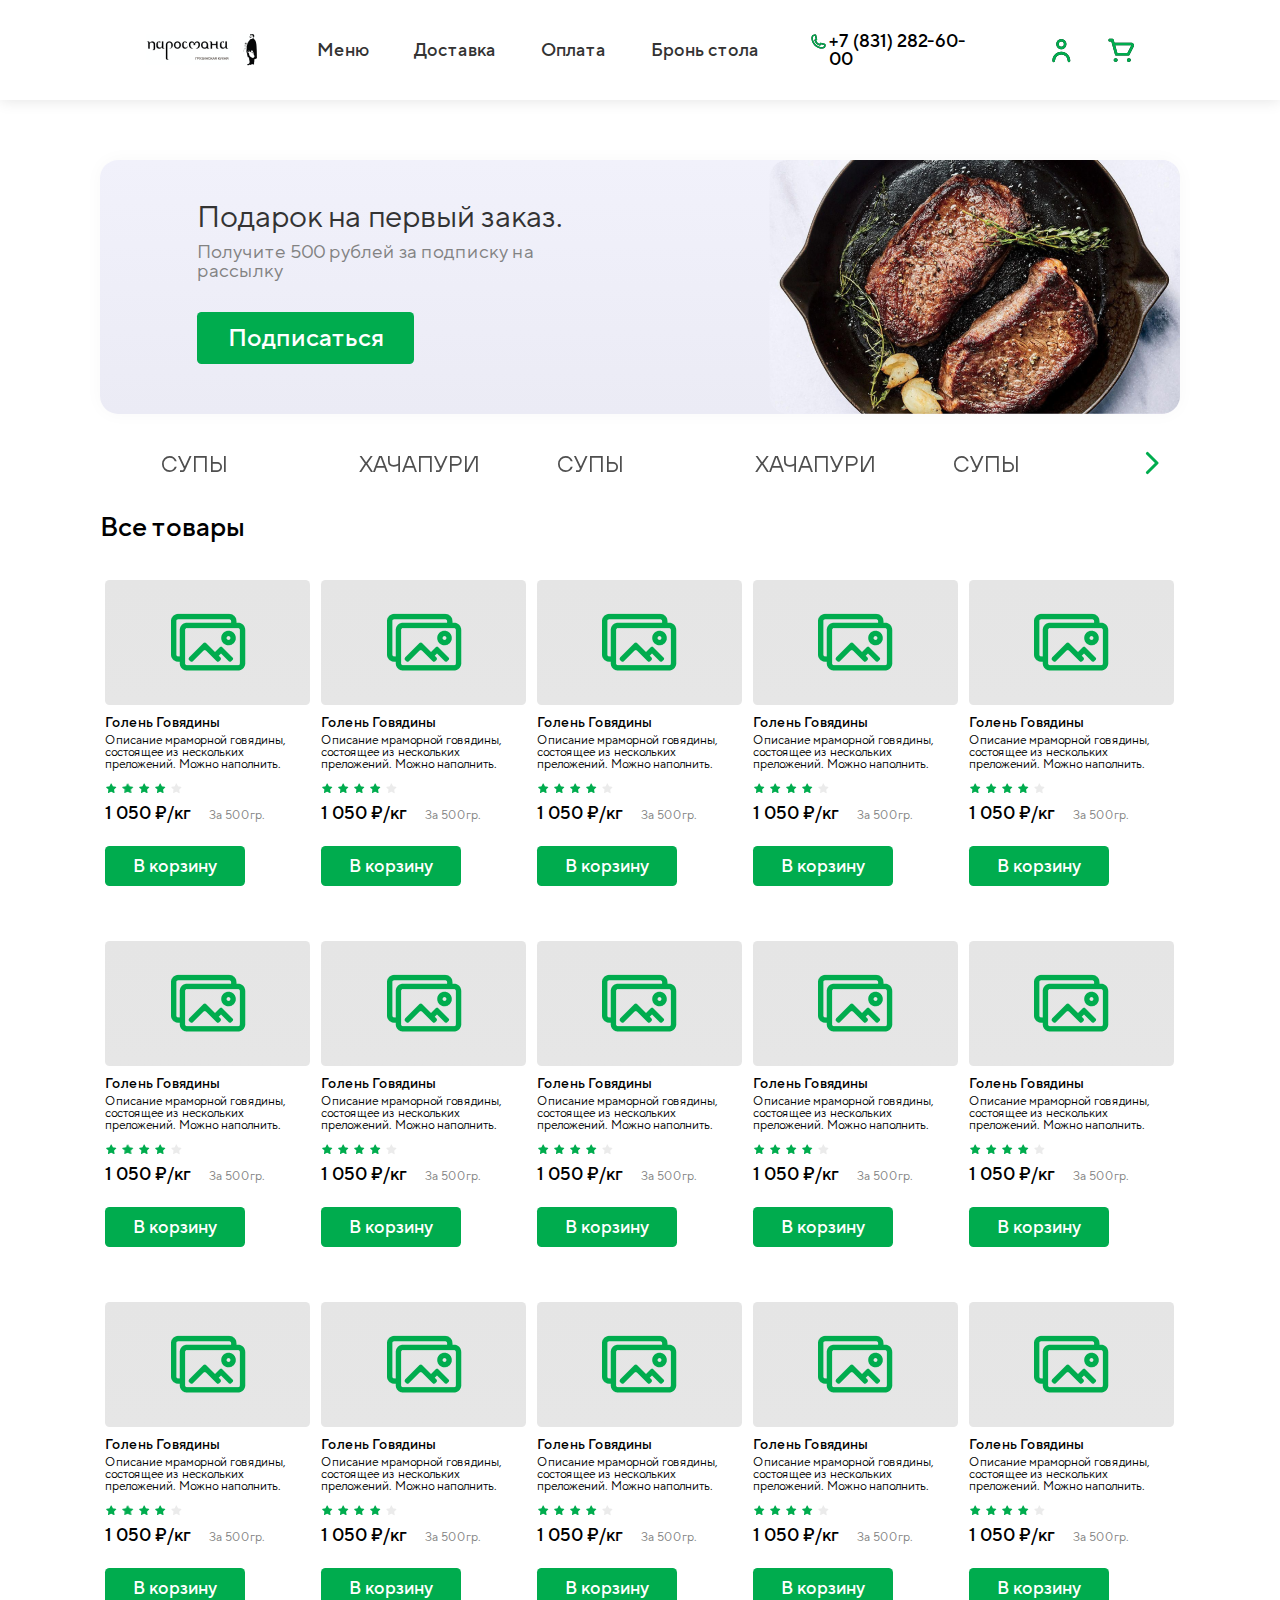
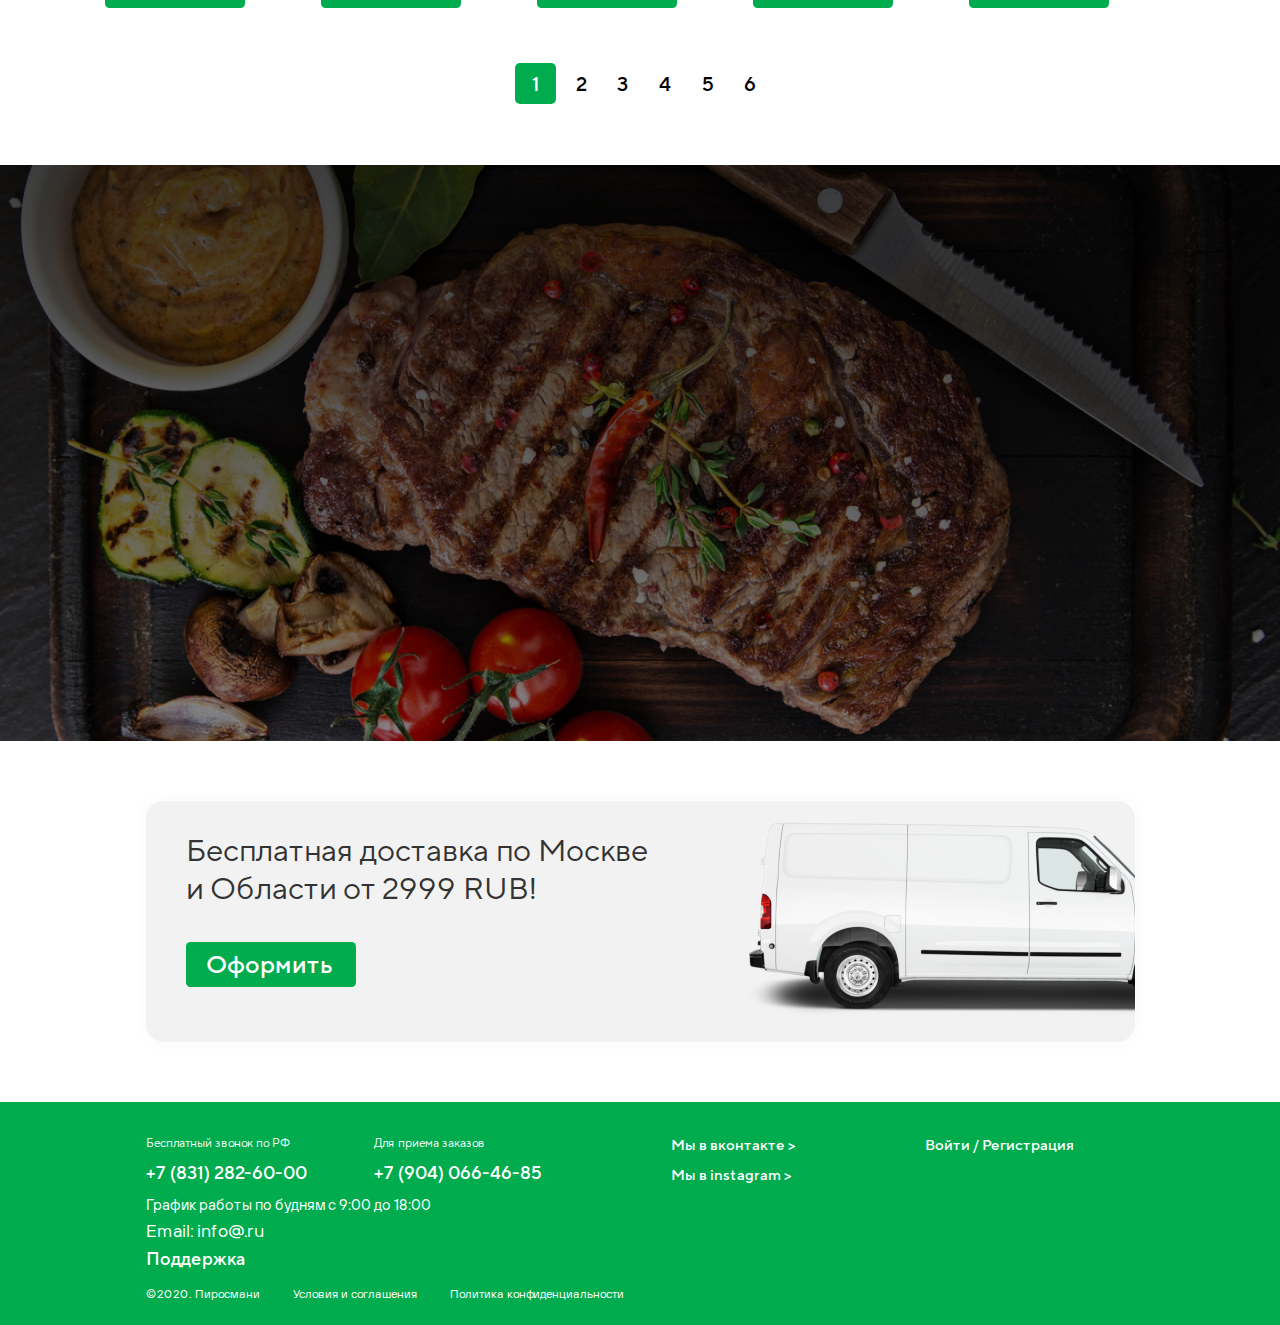
<file: index.html>
<!DOCTYPE html>
<html lang="ru">
<head>
    <meta charset="UTF-8">
    <meta name="viewport" content="width=device-width, initial-scale=1.0">
    <link rel="stylesheet" href="css/style.min.css">
    <title>Pirosmani</title>
</head>
<body>
    <div class="otsuv"></div>
    <div class="popup">
    <div class="cabinet">
        <div class="cabinet__close">
            <img src="img/close.svg" alt="">
        </div>
        <div class="cabinet__img">
            <img src="img/personGrey.svg" alt="">
        </div>
        <div class="cabinet__text">Войти в личный кабинет</div>
        <input type="tel" placeholder="Телефон" class="cabinet__tel">
        <input type="password" placeholder="Пароль" class="cabinet__pass">
        <div class="cabinet__ask">Забыли пароль?</div>
        <div class="cabinet__btn">Войти</div>
        <div class="cabinet__subtext">Впервые у нас? <span>Зарегистрироваться</span></div>
    </div>
    <div class="pasrec">
        <div class="cabinet__close">
            <img src="img/close.svg" alt="">
        </div>
        <div class="cabinet__img">
            <img src="img/personGrey.svg" alt="">
        </div>
        <div class="cabinet__text">Восстановление пароля</div>
        <input type="tel" placeholder="Введите телефон" class="cabinet__tel">
        <input type="password" minlength="6" placeholder="Новый пароль (мин. 6 символов)" class="cabinet__pass">
        <input type="password" placeholder="Подтвердите пароль" class="cabinet__pass">
        <div class="pasrec__row">
            <div class="pasrec__subtext">Отменить</div>
            <div class="pasrec__btn">Обновить пароль</div>
        </div>
    </div>
    <div class="regist">
        <div class="cabinet__close">
            <img src="img/close.svg" alt="">
        </div>
        <div class="cabinet__img">
            <img src="img/personGrey.svg" alt="">
        </div>
        <div class="cabinet__text">Регистрация</div>
        <input type="tel" placeholder="Введите телефон" class="cabinet__tel">
        <input type="password" minlength="6" placeholder="Пароль" class="cabinet__pass">
        <input type="password" placeholder="Подтвердите пароль" class="cabinet__pass">
        <div class="regist__body">
            <label for="element1" class="custom-checkbox">
                <input type="checkbox" id="element1" class="regist__1">
                <span>Хочу получать выгодные предложения от магазина</span>
            </label>
            <label for="element2" class="custom-checkbox">
                <input type="checkbox" id="element2" class="regist__1" checked="checked">
                <span class="span"><span class="p">Принимаю условия <span class="em">Пользовательского соглашения,</span> <span class="i">Политики конфиденциальности</span></span></span>
            </label>
        </div>
        <div class="cabinet__btn regist__btn">Зарегистрироваться</div>
    </div>
    <div class="subscribe">
        <div class="cabinet__close">
            <img src="img/close.svg" alt="">
        </div>
        <div class="cabinet__img">
            <img src="img/email.svg" alt="">
        </div>
        <div class="cabinet__text">Подпишитесь на нашу рассылку и получите промокод на 500 RUB!</div>
        <input type="email" placeholder="E-mail" class="subscribe__email">
        <div class="cabinet__btn">Отправить</div>
    </div>
    <div class="bron">
        <div class="bron__close">
            <img src="img/plusBig.png" alt="">
        </div>
        <div class="bron__title">Бронирование стола</div>
        <input type="text" placeholder="Имя" class="bron__input-big bron__name">
        <div class="bron__row">
            <div class="bron__column">
                <input type="tel" placeholder="+380" class="bron__input-small bron__tel">
                <label for="time" class="bron__label">
                    <span>Время:</span>
                    <input type="time" id="time" class="bron__input-small bron__time">
                </label>
            </div>
            <div class="bron__column">
                <input type="number" placeholder="Количество человек" class="bron__input-small bron__num">
                <label for="data" class="bron__label">
                    <span>Дата:</span>
                    <input type="date" id="data" class="bron__input-small bron__date">
                </label>
            </div>
        </div>
        <div class="bron__btn">Забронировать</div>
    </div>
</div>
<header>
    <div class="container">
        <div class="container-header">
            <div class="header__block">
                <div class="header__burger">
                    <div class="menu__icon"></div>
                </div>
                <a href="index.html" class="header__logo">
                    <img src="img/logo.png" alt="">
                </a>
                <div class="header__nav nav">
                    <div class="big__nav">
                        <div class="nav__menu-active">
                            <div class="nav__menu-block">
                                <div class="nav__menu-body">
                            <div class="nav__menu-img">
                                <img src="img/1.svg" alt="">
                            </div>
                            <div class="nav__menu-text">Супы</div>
                                </div>
                                <div class="nav__menu-body">
                            <div class="nav__menu-img">
                                <img src="img/2.svg" alt="">
                            </div>
                            <div class="nav__menu-text">Хачапури</div>
                                </div>
                                <div class="nav__menu-body">
                            <div class="nav__menu-img">
                                <img src="img/3.svg" alt="">
                            </div>
                            <div class="nav__menu-text">Холодные закуски</div>
                                </div>
                                <div class="nav__menu-body">
                            <div class="nav__menu-img">
                                <img src="img/4.svg" alt="">
                            </div>
                            <div class="nav__menu-text">Хинкали</div>
                                </div>
                                <div class="nav__menu-body">
                            <div class="nav__menu-img">
                                <img src="img/5.svg" alt="">
                            </div>
                            <div class="nav__menu-text">Шашлык</div>
                                </div>
                                <div class="nav__menu-body">
                            <div class="nav__menu-img">
                                <img src="img/6.svg" alt="">
                            </div>
                            <div class="nav__menu-text">Соусы</div>
                                </div>
                                <div class="nav__menu-body">
                            <div class="nav__menu-img">
                                <img src="img/7.svg" alt="">
                            </div>
                            <div class="nav__menu-text">Салаты</div>
                                </div>
                                <div class="nav__menu-body">
                            <div class="nav__menu-img">
                                <img src="img/8.svg" alt="">
                            </div>
                            <div class="nav__menu-text">Горячие блюда</div>
                                </div>
                                <div class="nav__menu-body">
                            <div class="nav__menu-img">
                                <img src="img/9.svg" alt="">
                            </div>
                            <div class="nav__menu-text">Гарнир</div>
                                </div>
                                <div class="nav__menu-body">
                            <div class="nav__menu-img">
                                <img src="img/10.svg" alt="">
                            </div>
                            <div class="nav__menu-text">Десерты</div>
                                </div>
                                <div class="nav__menu-body">
                            <div class="nav__menu-img">
                                <img src="img/11.svg" alt="">
                            </div>
                            <div class="nav__menu-text">Напитки</div>
                                </div>
                            </div>
                        </div>
                    </div>
                    <div class="header__list">
                        <div class="nav__item nav__menu ">Меню</div> 
                        <a href="dostavka.html" class="nav__item">Доставка</a>
                        <a href="oplata.html" class="nav__item">Оплата</a>
                        <a class="nav__item nav__item-bron">Бронь стола</a>
                    </div>
                </div>
                <div class="header__tel"><span>+7 (831) 282-60-00</span></div>
                <div class="header__prof"></div>
                <a href="cart.html" class="header__cart"></a>
            </div>
            <div class="shadow">
                    <div class="shadow__header"></div>
                    <div class="shadow__main">
                        <div class="shadow__list">
                            <div class="shadow__item shadow__item-menu">
                                <div class="shadow__img">
                                    <img src="img/12.svg" alt="">
                                </div>
                                <div class="shadow__text shadow__text-menu"><span>Меню</span></div>
                                <div class="shadow__btn shadow__btn0">
                                    <img src="img/ArrowWhite.svg" alt="">
                                </div>
                            </div>
                            <div class="shadow__block">
                        <div class="nav__menu-body nav__menu-body-shadow">
                    <div class="nav__menu-img nav__menu-img-shadow">
                        <img src="img/1.1.svg" alt="">
                    </div>
                    <div class="nav__menu-text nav__menu-text-shadow">Супы</div>
                        </div>
                        <div class="nav__menu-body nav__menu-body-shadow">
                    <div class="nav__menu-img nav__menu-img-shadow">
                        <img src="img/2.1.svg" alt="">
                    </div>
                    <div class="nav__menu-text nav__menu-text-shadow">Хачапури</div>
                        </div>
                        <div class="nav__menu-body nav__menu-body-shadow">
                    <div class="nav__menu-img nav__menu-img-shadow">
                        <img src="img/3.1.svg" alt="">
                    </div>
                    <div class="nav__menu-text nav__menu-text-shadow">Холодные закуски</div>
                        </div>
                        <div class="nav__menu-body nav__menu-body-shadow">
                    <div class="nav__menu-img nav__menu-img-shadow">
                        <img src="img/4.1.svg" alt="">
                    </div>
                    <div class="nav__menu-text nav__menu-text-shadow">Хинкали</div>
                        </div>
                        <div class="nav__menu-body nav__menu-body-shadow">
                    <div class="nav__menu-img nav__menu-img-shadow">
                        <img src="img/5.1.svg" alt="">
                    </div>
                    <div class="nav__menu-text nav__menu-text-shadow">Шашлык</div>
                        </div>
                        <div class="nav__menu-body nav__menu-body-shadow">
                    <div class="nav__menu-img nav__menu-img-shadow">
                        <img src="img/6.1.svg" alt="">
                    </div>
                    <div class="nav__menu-text nav__menu-text-shadow">Соусы</div>
                        </div>
                        <div class="nav__menu-body nav__menu-body-shadow">
                    <div class="nav__menu-img nav__menu-img-shadow">
                        <img src="img/7.1.svg" alt="">
                    </div>
                    <div class="nav__menu-text nav__menu-text-shadow">Салаты</div>
                        </div>
                        <div class="nav__menu-body nav__menu-body-shadow">
                    <div class="nav__menu-img nav__menu-img-shadow">
                        <img src="img/8.1.svg" alt="">
                    </div>
                    <div class="nav__menu-text nav__menu-text-shadow">Горячие блюда</div>
                        </div>
                        <div class="nav__menu-body nav__menu-body-shadow">
                    <div class="nav__menu-img nav__menu-img-shadow">
                        <img src="img/9.1.svg" alt="">
                    </div>
                    <div class="nav__menu-text nav__menu-text-shadow">Гарнир</div>
                        </div>
                        <div class="nav__menu-body nav__menu-body-shadow">
                    <div class="nav__menu-img nav__menu-img-shadow">
                        <img src="img/10.1.svg" alt="">
                    </div>
                    <div class="nav__menu-text nav__menu-text-shadow">Десерты</div>
                        </div>
                        <div class="nav__menu-body nav__menu-body-shadow">
                    <div class="nav__menu-img nav__menu-img-shadow2">
                        <img src="img/11.1.svg" alt="">
                    </div>
                    <div class="nav__menu-text nav__menu-text-shadow">Напитки</div>
                        </div>
                            </div>
                            <div class="shadow__item">
                          <div class="shadow__img">
                              <img src="img/13.svg" alt="">
                          </div>
                          <a href="dostavka.html" class="shadow__text"><span>Доставка</span></a>
                          <a href="dostavka.html" class="shadow__btn">
                              <img src="img/ArrowWhite.svg" alt="">
                          </a>
                            </div>
                            <div class="shadow__item">
                          <div class="shadow__img">
                              <img src="img/14.svg" alt="">
                          </div>
                          <a href="oplata.html" class="shadow__text"><span>Оплата</span></a>
                          <a href="oplata.html" class="shadow__btn">
                              <img src="img/ArrowWhite.svg" alt="">
                          </a>
                            </div>
                            <div class="shadow__item shadow__item-sub">
                        <div class="shadow__img">
                            <img src="img/15.svg" alt="">
                        </div>
                        <a href="support.html" class="shadow__text"><span>Поддержка</span></a>
                        <a href="support.html" class="shadow__btn">
                            <img src="img/ArrowWhite.svg" alt="">
                        </a>
                            </div>
                        </div>
                    </div>
            </div>
        </div>  
    </div> 
</header>



    <div class="zabron nav__item-bron">
        <div class="zabron__block">
            <div class="zabron__text">Забронировать стол</div>
        </div>
    </div>
    <main>
        <div class="sub">
    <div class="container">
        <div class="sub__block">
            <div class="sub__row">
                <div class="sub__body">
                    <div class="sub__text1">Подарок на первый заказ.</div>
                    <div class="sub__text2">Получите 500 рублей за подписку на рассылку</div>
                    <div class="sub__btn">Подписаться</div>
                </div>
                <div class="sub__image">
                    <img src="img/1.png" alt="">
                </div>
            </div>
        </div>
    </div>
</div>
        
        <div class="categories">
    <div class="container container-header">
        <div class="categories__block">
            <div class="categories__slider">
                <div class="categories__item"><span>СУПЫ</span></div>
                <div class="categories__item"><span>ХАЧАПУРИ</span></div>
                <div class="categories__item"><span>СУПЫ</span></div>
                <div class="categories__item"><span>ХАЧАПУРИ</span></div>
                <div class="categories__item"><span>СУПЫ</span></div>
                <div class="categories__item"><span>ХАЧАПУРИ</span></div>
            </div>
            <div class="categories__arrow-next">
                <img src="img/Arrow.svg" alt="">
            </div>
        </div>
    </div>
</div>
        <div class="shop">
    <div class="container">
        <div class="shop__title">Все товары</div>
        <div class="shop__bigrow">
            <div class="shop__row">
            <div class="shop__item">
                <a href="tovar.html" class="shop__image">
                    <img src="img/2.png" alt="">
                </a>
                <a href="tovar.html" class="shop__name">Голень Говядины</a>
                <div class="shop__text">Описание мраморной говядины, состоящее из нескольких преложений. Можно наполнить.</div>
                <div class="shop__rating">
                    <div class="shop__rating1"></div>
                    <div class="shop__rating2"></div>
                    <div class="shop__rating3"></div>
                    <div class="shop__rating4"></div>
                    <div class="shop__rating5"></div>
                </div>
                <div class="shop__price">1 050 ₽/кг<span>За 500гр.</span></div>
                <div class="shop__btn">В корзину</div>
            </div>
            <div class="shop__item">
                <a href="tovar.html" class="shop__image">
                    <img src="img/2.png" alt="">
                </a>
                <a href="tovar.html" class="shop__name">Голень Говядины</a>
                <div class="shop__text">Описание мраморной говядины, состоящее из нескольких преложений. Можно наполнить.</div>
                <div class="shop__rating">
                    <div class="shop__rating1"></div>
                    <div class="shop__rating2"></div>
                    <div class="shop__rating3"></div>
                    <div class="shop__rating4"></div>
                    <div class="shop__rating5"></div>
                </div>
                <div class="shop__price">1 050 ₽/кг<span>За 500гр.</span></div>
                <div class="shop__btn">В корзину</div>
            </div>
            <div class="shop__item">
                <a href="tovar.html" class="shop__image">
                    <img src="img/2.png" alt="">
                </a>
                <a href="tovar.html" class="shop__name">Голень Говядины</a>
                <div class="shop__text">Описание мраморной говядины, состоящее из нескольких преложений. Можно наполнить.</div>
                <div class="shop__rating">
                    <div class="shop__rating1"></div>
                    <div class="shop__rating2"></div>
                    <div class="shop__rating3"></div>
                    <div class="shop__rating4"></div>
                    <div class="shop__rating5"></div>
                </div>
                <div class="shop__price">1 050 ₽/кг<span>За 500гр.</span></div>
                <div class="shop__btn">В корзину</div>
            </div>
            <div class="shop__item">
                <a href="tovar.html" class="shop__image">
                    <img src="img/2.png" alt="">
                </a>
                <a href="tovar.html" class="shop__name">Голень Говядины</a>
                <div class="shop__text">Описание мраморной говядины, состоящее из нескольких преложений. Можно наполнить.</div>
                <div class="shop__rating">
                    <div class="shop__rating1"></div>
                    <div class="shop__rating2"></div>
                    <div class="shop__rating3"></div>
                    <div class="shop__rating4"></div>
                    <div class="shop__rating5"></div>
                </div>
                <div class="shop__price">1 050 ₽/кг<span>За 500гр.</span></div>
                <div class="shop__btn">В корзину</div>
            </div>
            <div class="shop__item">
                <a href="tovar.html" class="shop__image">
                    <img src="img/2.png" alt="">
                </a>
                <a href="tovar.html" class="shop__name">Голень Говядины</a>
                <div class="shop__text">Описание мраморной говядины, состоящее из нескольких преложений. Можно наполнить.</div>
                <div class="shop__rating">
                    <div class="shop__rating1"></div>
                    <div class="shop__rating2"></div>
                    <div class="shop__rating3"></div>
                    <div class="shop__rating4"></div>
                    <div class="shop__rating5"></div>
                </div>
                <div class="shop__price">1 050 ₽/кг<span>За 500гр.</span></div>
                <div class="shop__btn">В корзину</div>
            </div>
            <div class="shop__item">
                <a href="tovar.html" class="shop__image">
                    <img src="img/2.png" alt="">
                </a>
                <a href="tovar.html" class="shop__name">Голень Говядины</a>
                <div class="shop__text">Описание мраморной говядины, состоящее из нескольких преложений. Можно наполнить.</div>
                <div class="shop__rating">
                    <div class="shop__rating1"></div>
                    <div class="shop__rating2"></div>
                    <div class="shop__rating3"></div>
                    <div class="shop__rating4"></div>
                    <div class="shop__rating5"></div>
                </div>
                <div class="shop__price">1 050 ₽/кг<span>За 500гр.</span></div>
                <div class="shop__btn">В корзину</div>
            </div>
            <div class="shop__item">
                <a href="tovar.html" class="shop__image">
                    <img src="img/2.png" alt="">
                </a>
                <a href="tovar.html" class="shop__name">Голень Говядины</a>
                <div class="shop__text">Описание мраморной говядины, состоящее из нескольких преложений. Можно наполнить.</div>
                <div class="shop__rating">
                    <div class="shop__rating1"></div>
                    <div class="shop__rating2"></div>
                    <div class="shop__rating3"></div>
                    <div class="shop__rating4"></div>
                    <div class="shop__rating5"></div>
                </div>
                <div class="shop__price">1 050 ₽/кг<span>За 500гр.</span></div>
                <div class="shop__btn">В корзину</div>
            </div>
            <div class="shop__item">
                <a href="tovar.html" class="shop__image">
                    <img src="img/2.png" alt="">
                </a>
                <a href="tovar.html" class="shop__name">Голень Говядины</a>
                <div class="shop__text">Описание мраморной говядины, состоящее из нескольких преложений. Можно наполнить.</div>
                <div class="shop__rating">
                    <div class="shop__rating1"></div>
                    <div class="shop__rating2"></div>
                    <div class="shop__rating3"></div>
                    <div class="shop__rating4"></div>
                    <div class="shop__rating5"></div>
                </div>
                <div class="shop__price">1 050 ₽/кг<span>За 500гр.</span></div>
                <div class="shop__btn">В корзину</div>
            </div>
            <div class="shop__item">
                <a href="tovar.html" class="shop__image">
                    <img src="img/2.png" alt="">
                </a>
                <a href="tovar.html" class="shop__name">Голень Говядины</a>
                <div class="shop__text">Описание мраморной говядины, состоящее из нескольких преложений. Можно наполнить.</div>
                <div class="shop__rating">
                    <div class="shop__rating1"></div>
                    <div class="shop__rating2"></div>
                    <div class="shop__rating3"></div>
                    <div class="shop__rating4"></div>
                    <div class="shop__rating5"></div>
                </div>
                <div class="shop__price">1 050 ₽/кг<span>За 500гр.</span></div>
                <div class="shop__btn">В корзину</div>
            </div>
            <div class="shop__item">
                <a href="tovar.html" class="shop__image">
                    <img src="img/2.png" alt="">
                </a>
                <a href="tovar.html" class="shop__name">Голень Говядины</a>
                <div class="shop__text">Описание мраморной говядины, состоящее из нескольких преложений. Можно наполнить.</div>
                <div class="shop__rating">
                    <div class="shop__rating1"></div>
                    <div class="shop__rating2"></div>
                    <div class="shop__rating3"></div>
                    <div class="shop__rating4"></div>
                    <div class="shop__rating5"></div>
                </div>
                <div class="shop__price">1 050 ₽/кг<span>За 500гр.</span></div>
                <div class="shop__btn">В корзину</div>
            </div>
            <div class="shop__item">
                <a href="tovar.html" class="shop__image">
                    <img src="img/2.png" alt="">
                </a>
                <a href="tovar.html" class="shop__name">Голень Говядины</a>
                <div class="shop__text">Описание мраморной говядины, состоящее из нескольких преложений. Можно наполнить.</div>
                <div class="shop__rating">
                    <div class="shop__rating1"></div>
                    <div class="shop__rating2"></div>
                    <div class="shop__rating3"></div>
                    <div class="shop__rating4"></div>
                    <div class="shop__rating5"></div>
                </div>
                <div class="shop__price">1 050 ₽/кг<span>За 500гр.</span></div>
                <div class="shop__btn">В корзину</div>
            </div>
            <div class="shop__item">
                <a href="tovar.html" class="shop__image">
                    <img src="img/2.png" alt="">
                </a>
                <a href="tovar.html" class="shop__name">Голень Говядины</a>
                <div class="shop__text">Описание мраморной говядины, состоящее из нескольких преложений. Можно наполнить.</div>
                <div class="shop__rating">
                    <div class="shop__rating1"></div>
                    <div class="shop__rating2"></div>
                    <div class="shop__rating3"></div>
                    <div class="shop__rating4"></div>
                    <div class="shop__rating5"></div>
                </div>
                <div class="shop__price">1 050 ₽/кг<span>За 500гр.</span></div>
                <div class="shop__btn">В корзину</div>
            </div>
            <div class="shop__item">
                <a href="tovar.html" class="shop__image">
                    <img src="img/2.png" alt="">
                </a>
                <a href="tovar.html" class="shop__name">Голень Говядины</a>
                <div class="shop__text">Описание мраморной говядины, состоящее из нескольких преложений. Можно наполнить.</div>
                <div class="shop__rating">
                    <div class="shop__rating1"></div>
                    <div class="shop__rating2"></div>
                    <div class="shop__rating3"></div>
                    <div class="shop__rating4"></div>
                    <div class="shop__rating5"></div>
                </div>
                <div class="shop__price">1 050 ₽/кг<span>За 500гр.</span></div>
                <div class="shop__btn">В корзину</div>
            </div>
            <div class="shop__item">
                <a href="tovar.html" class="shop__image">
                    <img src="img/2.png" alt="">
                </a>
                <a href="tovar.html" class="shop__name">Голень Говядины</a>
                <div class="shop__text">Описание мраморной говядины, состоящее из нескольких преложений. Можно наполнить.</div>
                <div class="shop__rating">
                    <div class="shop__rating1"></div>
                    <div class="shop__rating2"></div>
                    <div class="shop__rating3"></div>
                    <div class="shop__rating4"></div>
                    <div class="shop__rating5"></div>
                </div>
                <div class="shop__price">1 050 ₽/кг<span>За 500гр.</span></div>
                <div class="shop__btn">В корзину</div>
            </div>
            <div class="shop__item">
                <a href="tovar.html" class="shop__image">
                    <img src="img/2.png" alt="">
                </a>
                <a href="tovar.html" class="shop__name">Голень Говядины</a>
                <div class="shop__text">Описание мраморной говядины, состоящее из нескольких преложений. Можно наполнить.</div>
                <div class="shop__rating">
                    <div class="shop__rating1"></div>
                    <div class="shop__rating2"></div>
                    <div class="shop__rating3"></div>
                    <div class="shop__rating4"></div>
                    <div class="shop__rating5"></div>
                </div>
                <div class="shop__price">1 050 ₽/кг<span>За 500гр.</span></div>
                <div class="shop__btn">В корзину</div>
            </div>
            </div>
        </div>
        <div class="shop__pagination">
            <div class="shop__pagination-item shop__pagination-item-active">1</div>
            <div class="shop__pagination-item">2</div>
            <div class="shop__pagination-item">3</div>
            <div class="shop__pagination-item">4</div>
            <div class="shop__pagination-item">5</div>
            <div class="shop__pagination-item">6</div>
        </div>
    </div>
    <div class="shop__big--image">
        <img src="img/3.png" alt="">
    </div>
</div>
        <div class="delivery">
    <div class="container container-header">
        <div class="delivery__block">
            <div class="delivery__body">
                <div class="delivery__text">Бесплатная доставка по Москве и Области от 2999 RUB!</div>
                <div class="delivery__btn">Оформить</div>
            </div>
            <div class="delivery__image">
                <img src="img/4.png" alt="">
            </div>
        </div>
    </div>
</div>
    </main>
    
<footer>
    <div class="footer">
        <div class="container container-header">
            <div class="footer__body">
                <div class="footer__row1">
                    <div class="footer__block1">
                        <div class="footer__title">Бесплатный звонок по РФ</div>
                        <div class="footer__text">+7 (831) 282-60-00</div>
                    </div>
                    <div class="footer__block1">
                        <div class="footer__title">Для приема заказов</div>
                        <div class="footer__text">+7 (904) 066-46-85</div>
                    </div>
                    <div class="footer__block2">
                        <a href="https://m.vk.com/main.php?subdir=login&m=1&email=" class="footer__text2">Мы в вконтакте ></a>
                        <a href="https://www.instagram.com/" class="footer__text2">Мы в instagram ></a>
                    </div>
                    <div class="footer__block3">
                        <div class="header__prof footer__text3">Войти / Регистрация</div>
                    </div>
                </div>
                <div class="footer__subbody">
                    <div class="footer__subtext1">График работы по будням с 9:00 до 18:00</div>
                    <div class="footer__subtext2">Email: info@.ru</div>
                    <a href="support.html" class="footer__subtext3">Поддержка</a>
                    <div class="footer__row2">
                        <div class="footer__sulka">©2020. Пиросмани</div>
                        <div class="footer__sulka">Условия и соглашения</div>
                        <div class="footer__sulka">Политика конфиденциальности</div>
                    </div>
                </div>    
            </div>
        </div>
    </div>
</footer>


    <script src="https://code.jquery.com/jquery-3.5.1.min.js"></script>
    <script src="js/slick.min.js"></script>
    <script src="js/script.js"></script>
</body>
</html>
</file>
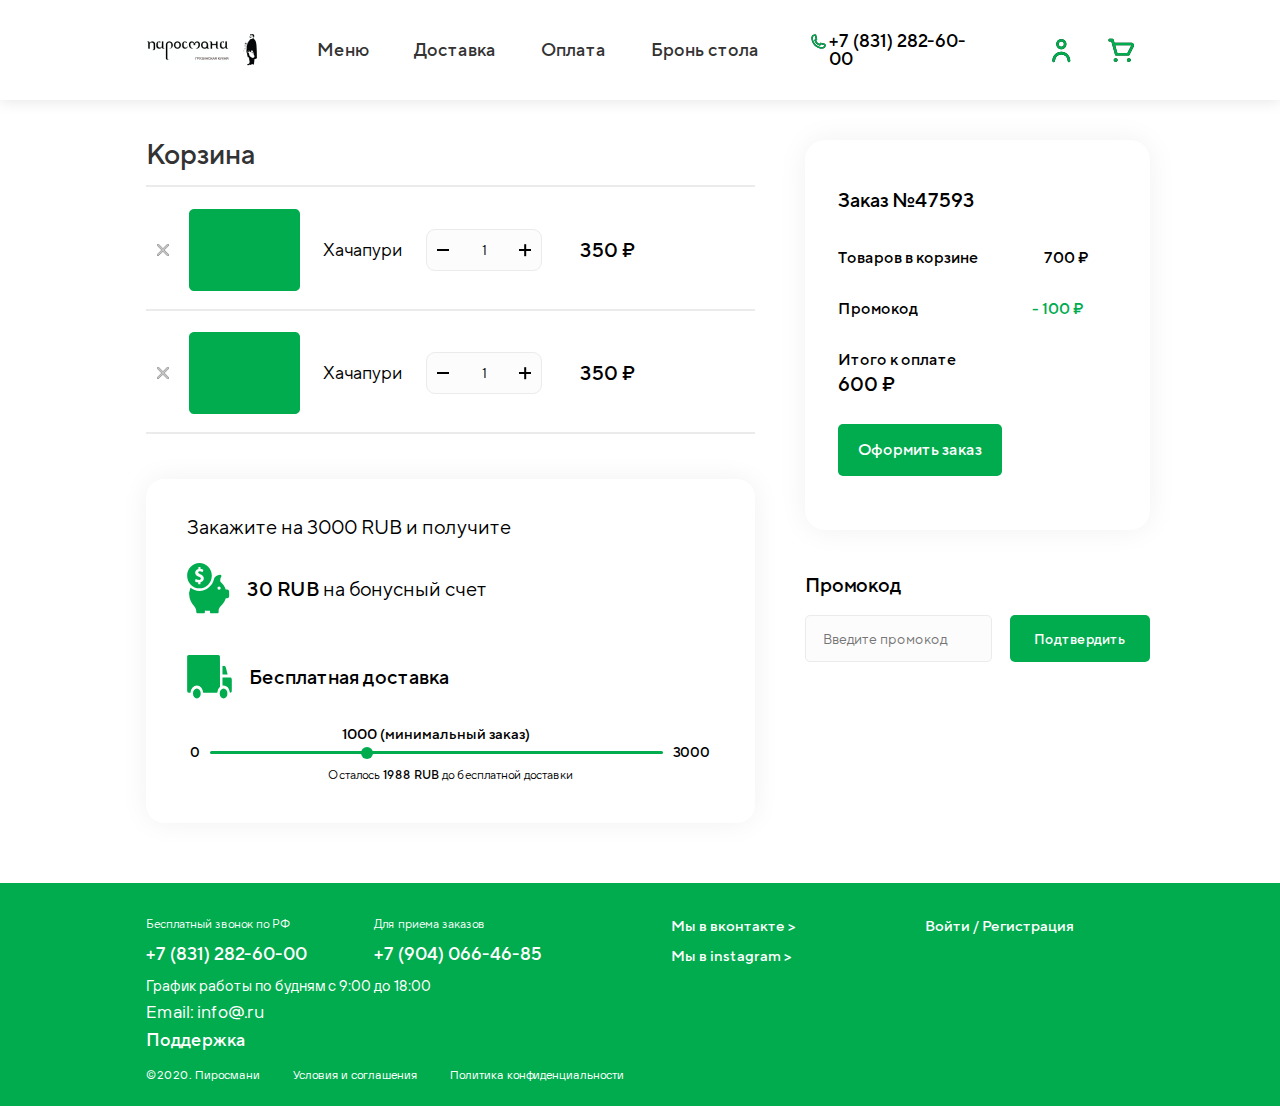
<file: cart.html>
<!DOCTYPE html>
<html lang="ru">
<head>
    <meta charset="UTF-8">
    <meta name="viewport" content="width=device-width, initial-scale=1.0">
    <link rel="stylesheet" href="css/style-cart.min.css">
    <title>Pirosmani</title>
</head>
<body>
    <div class="page">
        <div class="popup">
   <div class="cabinet">
        <div class="cabinet__close">
            <img src="img/close.svg" alt="">
        </div>
        <div class="cabinet__img">
            <img src="img/personGrey.svg" alt="">
        </div>
        <div class="cabinet__text">Войти в личный кабинет</div>
        <input type="tel" placeholder="Телефон" class="cabinet__tel">
        <input type="password" placeholder="Пароль" class="cabinet__pass">
        <div class="cabinet__ask">Забыли пароль?</div>
        <div class="cabinet__btn">Войти</div>
        <div class="cabinet__subtext">Впервые у нас? <span>Зарегистрироваться</span></div>
    </div>
    <div class="pasrec">
        <div class="cabinet__close">
            <img src="img/close.svg" alt="">
        </div>
        <div class="cabinet__img">
            <img src="img/personGrey.svg" alt="">
        </div>
        <div class="cabinet__text">Восстановление пароля</div>
        <input type="tel" placeholder="Введите телефон" class="cabinet__tel">
        <input type="password" minlength="6" placeholder="Новый пароль (мин. 6 символов)" class="cabinet__pass">
        <input type="password" placeholder="Подтвердите пароль" class="cabinet__pass">
        <div class="pasrec__row">
            <div class="pasrec__subtext">Отменить</div>
            <div class="pasrec__btn">Обновить пароль</div>
        </div>
    </div>
    <div class="regist">
        <div class="cabinet__close">
            <img src="img/close.svg" alt="">
        </div>
        <div class="cabinet__img">
            <img src="img/personGrey.svg" alt="">
        </div>
        <div class="cabinet__text">Регистрация</div>
        <input type="tel" placeholder="Введите телефон" class="cabinet__tel">
        <input type="password" minlength="6" placeholder="Пароль" class="cabinet__pass">
        <input type="password" placeholder="Подтвердите пароль" class="cabinet__pass">
        <div class="regist__body">
            <label for="element1" class="custom-checkbox">
                <input type="checkbox" id="element1" class="regist__1">
                <span>Хочу получать выгодные предложения от магазина</span>
            </label>
            <label for="element2" class="custom-checkbox">
                <input type="checkbox" id="element2" class="regist__1" checked="checked">
                <span class="span"><span class="p">Принимаю условия <span class="em">Пользовательского соглашения,</span> <span class="i">Политики конфиденциальности</span></span></span>
            </label>
        </div>
        <div class="cabinet__btn regist__btn">Зарегистрироваться</div>
    </div>
    <div class="subscribe">
        <div class="cabinet__close">
            <img src="img/close.svg" alt="">
        </div>
        <div class="cabinet__img">
            <img src="img/email.svg" alt="">
        </div>
        <div class="cabinet__text">Подпишитесь на нашу рассылку и получите промокод на 500 RUB!</div>
        <input type="email" placeholder="E-mail" class="subscribe__email">
        <div class="cabinet__btn">Отправить</div>
    </div>
    <div class="bron">
        <div class="bron__close">
            <img src="img/plusBig.png" alt="">
        </div>
        <div class="bron__title">Бронирование стола</div>
        <input type="text" placeholder="Имя" class="bron__input-big bron__name">
        <div class="bron__row">
            <div class="bron__column">
                <input type="tel" placeholder="+380" class="bron__input-small bron__tel">
                <label for="time" class="bron__label">
                    <span>Время:</span>
                    <input type="time" id="time" class="bron__input-small bron__time">
                </label>
            </div>
            <div class="bron__column">
                <input type="number" placeholder="Количество человек" class="bron__input-small bron__num">
                <label for="data" class="bron__label">
                    <span>Дата:</span>
                    <input type="date" id="data" class="bron__input-small bron__date">
                </label>
            </div>
        </div>
        <div class="bron__btn">Забронировать</div>
    </div>
</div>
<header>
    <div class="container">
        <div class="container-header">
            <div class="header__block">
                <div class="header__burger">
                    <div class="menu__icon"></div>
                </div>
                <a href="index.html" class="header__logo">
                    <img src="img/logo.png" alt="">
                </a>
                <div class="header__nav nav">
                    <div class="big__nav">
                        <div class="nav__menu-active">
                            <div class="nav__menu-block">
                                <div class="nav__menu-body">
                            <div class="nav__menu-img">
                                <img src="img/1.svg" alt="">
                            </div>
                            <div class="nav__menu-text">Супы</div>
                                </div>
                                <div class="nav__menu-body">
                            <div class="nav__menu-img">
                                <img src="img/2.svg" alt="">
                            </div>
                            <div class="nav__menu-text">Хачапури</div>
                                </div>
                                <div class="nav__menu-body">
                            <div class="nav__menu-img">
                                <img src="img/3.svg" alt="">
                            </div>
                            <div class="nav__menu-text">Холодные закуски</div>
                                </div>
                                <div class="nav__menu-body">
                            <div class="nav__menu-img">
                                <img src="img/4.svg" alt="">
                            </div>
                            <div class="nav__menu-text">Хинкали</div>
                                </div>
                                <div class="nav__menu-body">
                            <div class="nav__menu-img">
                                <img src="img/5.svg" alt="">
                            </div>
                            <div class="nav__menu-text">Шашлык</div>
                                </div>
                                <div class="nav__menu-body">
                            <div class="nav__menu-img">
                                <img src="img/6.svg" alt="">
                            </div>
                            <div class="nav__menu-text">Соусы</div>
                                </div>
                                <div class="nav__menu-body">
                            <div class="nav__menu-img">
                                <img src="img/7.svg" alt="">
                            </div>
                            <div class="nav__menu-text">Салаты</div>
                                </div>
                                <div class="nav__menu-body">
                            <div class="nav__menu-img">
                                <img src="img/8.svg" alt="">
                            </div>
                            <div class="nav__menu-text">Горячие блюда</div>
                                </div>
                                <div class="nav__menu-body">
                            <div class="nav__menu-img">
                                <img src="img/9.svg" alt="">
                            </div>
                            <div class="nav__menu-text">Гарнир</div>
                                </div>
                                <div class="nav__menu-body">
                            <div class="nav__menu-img">
                                <img src="img/10.svg" alt="">
                            </div>
                            <div class="nav__menu-text">Десерты</div>
                                </div>
                                <div class="nav__menu-body">
                            <div class="nav__menu-img">
                                <img src="img/11.svg" alt="">
                            </div>
                            <div class="nav__menu-text">Напитки</div>
                                </div>
                            </div>
                        </div>
                    </div>
                    <div class="header__list">
                        <div class="nav__item nav__menu ">Меню</div> 
                        <a href="dostavka.html" class="nav__item">Доставка</a>
                        <a href="oplata.html" class="nav__item">Оплата</a>
                        <a class="nav__item nav__item-bron">Бронь стола</a>
                    </div>
                </div>
                <div class="header__tel"><span>+7 (831) 282-60-00</span></div>
                <div class="header__prof"></div>
                <a href="cart.html" class="header__cart"></a>
            </div>
            <div class="shadow">
                    <div class="shadow__header"></div>
                    <div class="shadow__main">
                        <div class="shadow__list">
                            <div class="shadow__item shadow__item-menu">
                                <div class="shadow__img">
                                    <img src="img/12.svg" alt="">
                                </div>
                                <div class="shadow__text shadow__text-menu"><span>Меню</span></div>
                                <div class="shadow__btn shadow__btn0">
                                    <img src="img/ArrowWhite.svg" alt="">
                                </div>
                            </div>
                            <div class="shadow__block">
                        <div class="nav__menu-body nav__menu-body-shadow">
                    <div class="nav__menu-img nav__menu-img-shadow">
                        <img src="img/1.1.svg" alt="">
                    </div>
                    <div class="nav__menu-text nav__menu-text-shadow">Супы</div>
                        </div>
                        <div class="nav__menu-body nav__menu-body-shadow">
                    <div class="nav__menu-img nav__menu-img-shadow">
                        <img src="img/2.1.svg" alt="">
                    </div>
                    <div class="nav__menu-text nav__menu-text-shadow">Хачапури</div>
                        </div>
                        <div class="nav__menu-body nav__menu-body-shadow">
                    <div class="nav__menu-img nav__menu-img-shadow">
                        <img src="img/3.1.svg" alt="">
                    </div>
                    <div class="nav__menu-text nav__menu-text-shadow">Холодные закуски</div>
                        </div>
                        <div class="nav__menu-body nav__menu-body-shadow">
                    <div class="nav__menu-img nav__menu-img-shadow">
                        <img src="img/4.1.svg" alt="">
                    </div>
                    <div class="nav__menu-text nav__menu-text-shadow">Хинкали</div>
                        </div>
                        <div class="nav__menu-body nav__menu-body-shadow">
                    <div class="nav__menu-img nav__menu-img-shadow">
                        <img src="img/5.1.svg" alt="">
                    </div>
                    <div class="nav__menu-text nav__menu-text-shadow">Шашлык</div>
                        </div>
                        <div class="nav__menu-body nav__menu-body-shadow">
                    <div class="nav__menu-img nav__menu-img-shadow">
                        <img src="img/6.1.svg" alt="">
                    </div>
                    <div class="nav__menu-text nav__menu-text-shadow">Соусы</div>
                        </div>
                        <div class="nav__menu-body nav__menu-body-shadow">
                    <div class="nav__menu-img nav__menu-img-shadow">
                        <img src="img/7.1.svg" alt="">
                    </div>
                    <div class="nav__menu-text nav__menu-text-shadow">Салаты</div>
                        </div>
                        <div class="nav__menu-body nav__menu-body-shadow">
                    <div class="nav__menu-img nav__menu-img-shadow">
                        <img src="img/8.1.svg" alt="">
                    </div>
                    <div class="nav__menu-text nav__menu-text-shadow">Горячие блюда</div>
                        </div>
                        <div class="nav__menu-body nav__menu-body-shadow">
                    <div class="nav__menu-img nav__menu-img-shadow">
                        <img src="img/9.1.svg" alt="">
                    </div>
                    <div class="nav__menu-text nav__menu-text-shadow">Гарнир</div>
                        </div>
                        <div class="nav__menu-body nav__menu-body-shadow">
                    <div class="nav__menu-img nav__menu-img-shadow">
                        <img src="img/10.1.svg" alt="">
                    </div>
                    <div class="nav__menu-text nav__menu-text-shadow">Десерты</div>
                        </div>
                        <div class="nav__menu-body nav__menu-body-shadow">
                    <div class="nav__menu-img nav__menu-img-shadow2">
                        <img src="img/11.1.svg" alt="">
                    </div>
                    <div class="nav__menu-text nav__menu-text-shadow">Напитки</div>
                        </div>
                            </div>
                            <div class="shadow__item">
                          <div class="shadow__img">
                              <img src="img/13.svg" alt="">
                          </div>
                          <a href="dostavka.html" class="shadow__text"><span>Доставка</span></a>
                          <a href="dostavka.html" class="shadow__btn">
                              <img src="img/ArrowWhite.svg" alt="">
                          </a>
                            </div>
                            <div class="shadow__item">
                          <div class="shadow__img">
                              <img src="img/14.svg" alt="">
                          </div>
                          <a href="oplata.html" class="shadow__text"><span>Оплата</span></a>
                          <a href="oplata.html" class="shadow__btn">
                              <img src="img/ArrowWhite.svg" alt="">
                          </a>
                            </div>
                            <div class="shadow__item shadow__item-sub">
                        <div class="shadow__img">
                            <img src="img/15.svg" alt="">
                        </div>
                        <a href="support.html" class="shadow__text"><span>Поддержка</span></a>
                        <a href="support.html" class="shadow__btn">
                            <img src="img/ArrowWhite.svg" alt="">
                        </a>
                            </div>
                        </div>
                    </div>
            </div>
        </div>  
    </div> 
</header>



        <main>
            <div class="cart">
                <div class="container container-header">
                    <div class="cart__main-row">
                        <div class="cart__column1">
                            <div class="cart__block1">
                                <div class="cart__title">Корзина</div>
                                <div class="cart__object cart-object">
                                    <div class="cart-object__row">
                                        <div class="cart-object__close">
                                            <img src="img/close1.svg" alt="">
                                        </div>
                                        <div class="cart-object__image">
                                            <img src="img/5.png" alt="">
                                        </div>
                                        <div class="cart-object__item555">
                                            <div class="cart-object__name">Хачапури</div>
                                            <div class="tovar__colvo"><span class="tovar__all"><span class="tovar__minus"></span>1<span class="tovar__plus"></span></span></div>
                                        </div>
                                        <div class="cart-object__price">350 ₽</div>
                                    </div>
                                </div>
                                <div class="cart__object cart-object">
                                    <div class="cart-object__row">
                                        <div class="cart-object__close">
                                            <img src="img/close1.svg" alt="">
                                        </div>
                                        <div class="cart-object__image">
                                            <img src="img/5.png" alt="">
                                        </div>
                                        <div class="cart-object__item555">
                                            <div class="cart-object__name">Хачапури</div>
                                            <div class="tovar__colvo"><span class="tovar__all"><span class="tovar__minus"></span>1<span class="tovar__plus"></span></span></div>
                                        </div>
                                        <div class="cart-object__price">350 ₽</div>
                                    </div>
                                </div>
                                
                            </div>
                            <div class="cart__block2">
                                <div class="tovar-block2__body2 tovar-body2">
                                    <div class="tovar-body2__title">Закажите на 3000 RUB и получите</div>
                                    <div class="tovar-body2__row1">
                                        <div class="tovar-body2__img">
                                            <img src="img/copilka.svg" alt="">
                                        </div>
                                        <div class="tovar-body2__text"><span>30 RUB</span> на бонусный счет</div>
                                    </div>
                                    <div class="tovar-body2__row2">
                                        <div class="tovar-body2__img2">
                                            <img src="img/car.svg" alt="">
                                        </div>
                                        <div class="tovar-body2__text"><span>Бесплатная доставка</span></div>
                                    </div>
                                    <div class="tovar-body2__subtext">1000 (минимальный заказ)</div>
                                    <div class="tovar-body2__block">
                                        <div class="tovar-body2__body">
                                            <div class="tovar-body2__num1">0</div>
                                            <div class="tovar-body2__line"><span></span></div>
                                            <div class="tovar-body2__num2">3000</div>
                                        </div>
                                    </div>
                                    <div class="tovar-body2__subtext2">Осталось <span>1988 RUB</span> до бесплатной доставки</div>
                                </div>
                            </div>
                        </div>
                        <div class="cart__column2">
                            <div class="cart__block3 cart-block3">
                                <div class="cart-block3__2210">
                                    <div class="cart-block3__number">Заказ <span>№47593</span></div>
                                    <div class="cart-block3__text1">Товаров в корзине<span>700 ₽ </span></div>
                                    <div class="cart-block3__text2">Промокод<span>- 100  ₽</span></div>
                                </div>
                                <div class="cart-block3__1024">
                                    <div class="cart-block3__itog-text">Итого к оплате</div>
                                    <div class="cart-block3__itog-sum">600 ₽</div>
                                </div>
                                <a href="zakaz.html" class="cart-block3__btn">Оформить заказ</a>
                            </div>
                            <div class="cart__block4 cart-block4">
                                <div class="cart-block4__title">Промокод</div>
                                <div class="cart-block4__row">
                                    <input type="text" placeholder="Введите промокод" class="cart-block4__input">
                                    <div class="cart-block4__btn">Подтвердить</div>
                                </div> 
                            </div>
                        </div>
                    </div>
                </div>
            </div>         
        </main>
        
<footer>
    <div class="footer">
        <div class="container container-header">
            <div class="footer__body">
                <div class="footer__row1">
                    <div class="footer__block1">
                        <div class="footer__title">Бесплатный звонок по РФ</div>
                        <div class="footer__text">+7 (831) 282-60-00</div>
                    </div>
                    <div class="footer__block1">
                        <div class="footer__title">Для приема заказов</div>
                        <div class="footer__text">+7 (904) 066-46-85</div>
                    </div>
                    <div class="footer__block2">
                        <a href="https://m.vk.com/main.php?subdir=login&m=1&email=" class="footer__text2">Мы в вконтакте ></a>
                        <a href="https://www.instagram.com/" class="footer__text2">Мы в instagram ></a>
                    </div>
                    <div class="footer__block3">
                        <div class="header__prof footer__text3">Войти / Регистрация</div>
                    </div>
                </div>
                <div class="footer__subbody">
                    <div class="footer__subtext1">График работы по будням с 9:00 до 18:00</div>
                    <div class="footer__subtext2">Email: info@.ru</div>
                    <a href="support.html" class="footer__subtext3">Поддержка</a>
                    <div class="footer__row2">
                        <div class="footer__sulka">©2020. Пиросмани</div>
                        <div class="footer__sulka">Условия и соглашения</div>
                        <div class="footer__sulka">Политика конфиденциальности</div>
                    </div>
                </div>    
            </div>
        </div>
    </div>
</footer>
    </div>

    <script src="https://code.jquery.com/jquery-3.5.1.min.js"></script>
    <script src="js/slick.min.js"></script>
    <script src="js/script.min.js"></script>
</body>
</html>
</file>
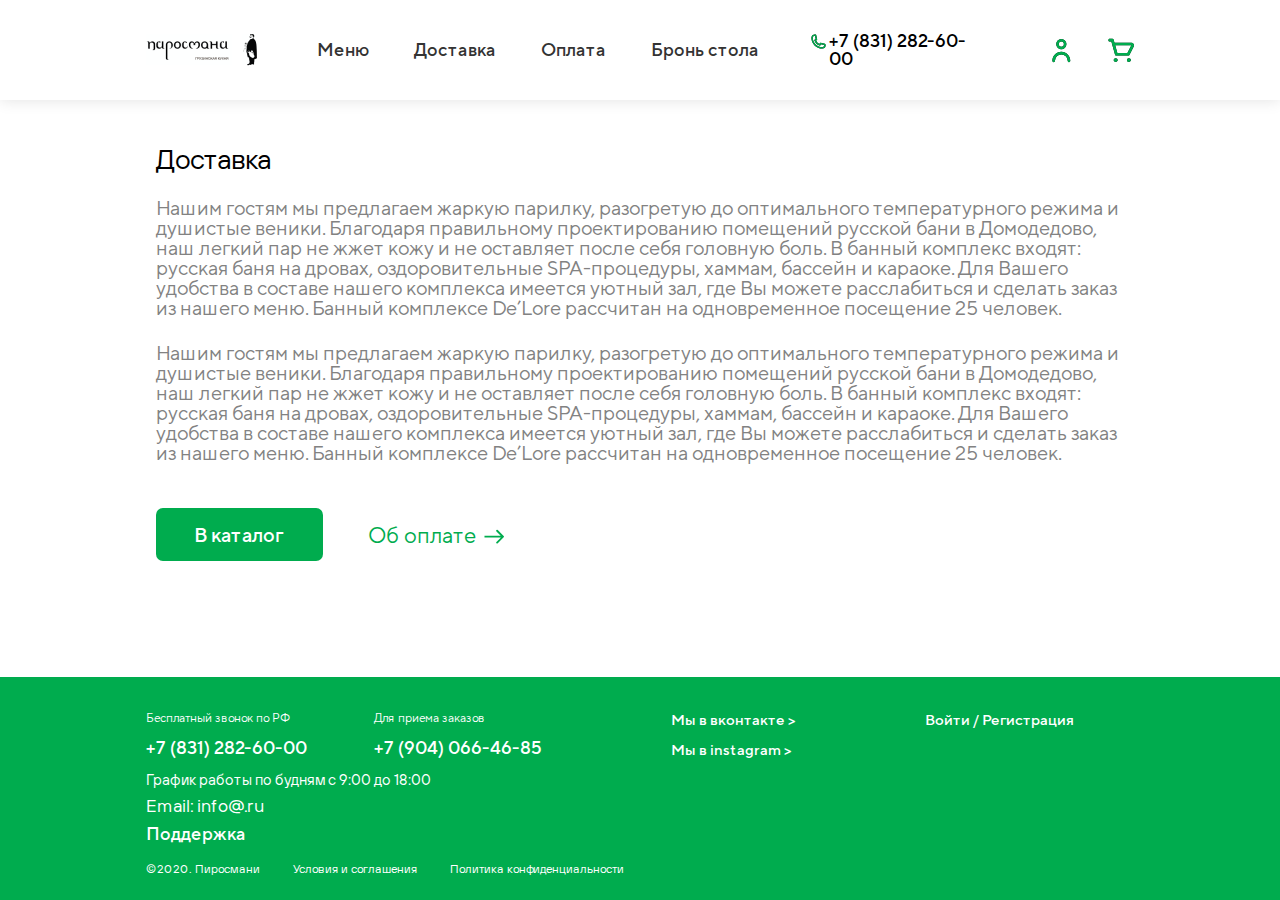
<file: dostavka.html>
<!DOCTYPE html>
<html lang="ru">
<head>
    <meta charset="UTF-8">
    <meta name="viewport" content="width=device-width, initial-scale=1.0">
    <link rel="stylesheet" href="css/style-dostavka.min.css">
    <title>Pirosmani</title>
</head>
<body>
    <div class="page">
        <div class="popup">
    <div class="cabinet">
        <div class="cabinet__close">
            <img src="img/close.svg" alt="">
        </div>
        <div class="cabinet__img">
            <img src="img/personGrey.svg" alt="">
        </div>
        <div class="cabinet__text">Войти в личный кабинет</div>
        <input type="tel" placeholder="Телефон" class="cabinet__tel">
        <input type="password" placeholder="Пароль" class="cabinet__pass">
        <div class="cabinet__ask">Забыли пароль?</div>
        <div class="cabinet__btn">Войти</div>
        <div class="cabinet__subtext">Впервые у нас? <span>Зарегистрироваться</span></div>
    </div>
    <div class="pasrec">
        <div class="cabinet__close">
            <img src="img/close.svg" alt="">
        </div>
        <div class="cabinet__img">
            <img src="img/personGrey.svg" alt="">
        </div>
        <div class="cabinet__text">Восстановление пароля</div>
        <input type="tel" placeholder="Введите телефон" class="cabinet__tel">
        <input type="password" minlength="6" placeholder="Новый пароль (мин. 6 символов)" class="cabinet__pass">
        <input type="password" placeholder="Подтвердите пароль" class="cabinet__pass">
        <div class="pasrec__row">
            <div class="pasrec__subtext">Отменить</div>
            <div class="pasrec__btn">Обновить пароль</div>
        </div>
    </div>
    <div class="regist">
        <div class="cabinet__close">
            <img src="img/close.svg" alt="">
        </div>
        <div class="cabinet__img">
            <img src="img/personGrey.svg" alt="">
        </div>
        <div class="cabinet__text">Регистрация</div>
        <input type="tel" placeholder="Введите телефон" class="cabinet__tel">
        <input type="password" minlength="6" placeholder="Пароль" class="cabinet__pass">
        <input type="password" placeholder="Подтвердите пароль" class="cabinet__pass">
        <div class="regist__body">
            <label for="element1" class="custom-checkbox">
                <input type="checkbox" id="element1" class="regist__1">
                <span>Хочу получать выгодные предложения от магазина</span>
            </label>
            <label for="element2" class="custom-checkbox">
                <input type="checkbox" id="element2" class="regist__1" checked="checked">
                <span class="span"><span class="p">Принимаю условия <span class="em">Пользовательского соглашения,</span> <span class="i">Политики конфиденциальности</span></span></span>
            </label>
        </div>
        <div class="cabinet__btn regist__btn">Зарегистрироваться</div>
    </div>
    <div class="subscribe">
        <div class="cabinet__close">
            <img src="img/close.svg" alt="">
        </div>
        <div class="cabinet__img">
            <img src="img/email.svg" alt="">
        </div>
        <div class="cabinet__text">Подпишитесь на нашу рассылку и получите промокод на 500 RUB!</div>
        <input type="email" placeholder="E-mail" class="subscribe__email">
        <div class="cabinet__btn">Отправить</div>
    </div>
    <div class="bron">
        <div class="bron__close">
            <img src="img/plusBig.png" alt="">
        </div>
        <div class="bron__title">Бронирование стола</div>
        <input type="text" placeholder="Имя" class="bron__input-big bron__name">
        <div class="bron__row">
            <div class="bron__column">
                <input type="tel" placeholder="+380" class="bron__input-small bron__tel">
                <label for="time" class="bron__label">
                    <span>Время:</span>
                    <input type="time" id="time" class="bron__input-small bron__time">
                </label>
            </div>
            <div class="bron__column">
                <input type="number" placeholder="Количество человек" class="bron__input-small bron__num">
                <label for="data" class="bron__label">
                    <span>Дата:</span>
                    <input type="date" id="data" class="bron__input-small bron__date">
                </label>
            </div>
        </div>
        <div class="bron__btn">Забронировать</div>
    </div>
</div>
<header>
    <div class="container">
        <div class="container-header">
            <div class="header__block">
                <div class="header__burger">
                    <div class="menu__icon"></div>
                </div>
                <a href="index.html" class="header__logo">
                    <img src="img/logo.png" alt="">
                </a>
                <div class="header__nav nav">
                    <div class="big__nav">
                        <div class="nav__menu-active">
                            <div class="nav__menu-block">
                                <div class="nav__menu-body">
                            <div class="nav__menu-img">
                                <img src="img/1.svg" alt="">
                            </div>
                            <div class="nav__menu-text">Супы</div>
                                </div>
                                <div class="nav__menu-body">
                            <div class="nav__menu-img">
                                <img src="img/2.svg" alt="">
                            </div>
                            <div class="nav__menu-text">Хачапури</div>
                                </div>
                                <div class="nav__menu-body">
                            <div class="nav__menu-img">
                                <img src="img/3.svg" alt="">
                            </div>
                            <div class="nav__menu-text">Холодные закуски</div>
                                </div>
                                <div class="nav__menu-body">
                            <div class="nav__menu-img">
                                <img src="img/4.svg" alt="">
                            </div>
                            <div class="nav__menu-text">Хинкали</div>
                                </div>
                                <div class="nav__menu-body">
                            <div class="nav__menu-img">
                                <img src="img/5.svg" alt="">
                            </div>
                            <div class="nav__menu-text">Шашлык</div>
                                </div>
                                <div class="nav__menu-body">
                            <div class="nav__menu-img">
                                <img src="img/6.svg" alt="">
                            </div>
                            <div class="nav__menu-text">Соусы</div>
                                </div>
                                <div class="nav__menu-body">
                            <div class="nav__menu-img">
                                <img src="img/7.svg" alt="">
                            </div>
                            <div class="nav__menu-text">Салаты</div>
                                </div>
                                <div class="nav__menu-body">
                            <div class="nav__menu-img">
                                <img src="img/8.svg" alt="">
                            </div>
                            <div class="nav__menu-text">Горячие блюда</div>
                                </div>
                                <div class="nav__menu-body">
                            <div class="nav__menu-img">
                                <img src="img/9.svg" alt="">
                            </div>
                            <div class="nav__menu-text">Гарнир</div>
                                </div>
                                <div class="nav__menu-body">
                            <div class="nav__menu-img">
                                <img src="img/10.svg" alt="">
                            </div>
                            <div class="nav__menu-text">Десерты</div>
                                </div>
                                <div class="nav__menu-body">
                            <div class="nav__menu-img">
                                <img src="img/11.svg" alt="">
                            </div>
                            <div class="nav__menu-text">Напитки</div>
                                </div>
                            </div>
                        </div>
                    </div>
                    <div class="header__list">
                        <div class="nav__item nav__menu ">Меню</div> 
                        <a href="dostavka.html" class="nav__item">Доставка</a>
                        <a href="oplata.html" class="nav__item">Оплата</a>
                        <a class="nav__item nav__item-bron">Бронь стола</a>
                    </div>
                </div>
                <div class="header__tel"><span>+7 (831) 282-60-00</span></div>
                <div class="header__prof"></div>
                <a href="cart.html" class="header__cart"></a>
            </div>
            <div class="shadow">
                    <div class="shadow__header"></div>
                    <div class="shadow__main">
                        <div class="shadow__list">
                            <div class="shadow__item shadow__item-menu">
                                <div class="shadow__img">
                                    <img src="img/12.svg" alt="">
                                </div>
                                <div class="shadow__text shadow__text-menu"><span>Меню</span></div>
                                <div class="shadow__btn shadow__btn0">
                                    <img src="img/ArrowWhite.svg" alt="">
                                </div>
                            </div>
                            <div class="shadow__block">
                        <div class="nav__menu-body nav__menu-body-shadow">
                    <div class="nav__menu-img nav__menu-img-shadow">
                        <img src="img/1.1.svg" alt="">
                    </div>
                    <div class="nav__menu-text nav__menu-text-shadow">Супы</div>
                        </div>
                        <div class="nav__menu-body nav__menu-body-shadow">
                    <div class="nav__menu-img nav__menu-img-shadow">
                        <img src="img/2.1.svg" alt="">
                    </div>
                    <div class="nav__menu-text nav__menu-text-shadow">Хачапури</div>
                        </div>
                        <div class="nav__menu-body nav__menu-body-shadow">
                    <div class="nav__menu-img nav__menu-img-shadow">
                        <img src="img/3.1.svg" alt="">
                    </div>
                    <div class="nav__menu-text nav__menu-text-shadow">Холодные закуски</div>
                        </div>
                        <div class="nav__menu-body nav__menu-body-shadow">
                    <div class="nav__menu-img nav__menu-img-shadow">
                        <img src="img/4.1.svg" alt="">
                    </div>
                    <div class="nav__menu-text nav__menu-text-shadow">Хинкали</div>
                        </div>
                        <div class="nav__menu-body nav__menu-body-shadow">
                    <div class="nav__menu-img nav__menu-img-shadow">
                        <img src="img/5.1.svg" alt="">
                    </div>
                    <div class="nav__menu-text nav__menu-text-shadow">Шашлык</div>
                        </div>
                        <div class="nav__menu-body nav__menu-body-shadow">
                    <div class="nav__menu-img nav__menu-img-shadow">
                        <img src="img/6.1.svg" alt="">
                    </div>
                    <div class="nav__menu-text nav__menu-text-shadow">Соусы</div>
                        </div>
                        <div class="nav__menu-body nav__menu-body-shadow">
                    <div class="nav__menu-img nav__menu-img-shadow">
                        <img src="img/7.1.svg" alt="">
                    </div>
                    <div class="nav__menu-text nav__menu-text-shadow">Салаты</div>
                        </div>
                        <div class="nav__menu-body nav__menu-body-shadow">
                    <div class="nav__menu-img nav__menu-img-shadow">
                        <img src="img/8.1.svg" alt="">
                    </div>
                    <div class="nav__menu-text nav__menu-text-shadow">Горячие блюда</div>
                        </div>
                        <div class="nav__menu-body nav__menu-body-shadow">
                    <div class="nav__menu-img nav__menu-img-shadow">
                        <img src="img/9.1.svg" alt="">
                    </div>
                    <div class="nav__menu-text nav__menu-text-shadow">Гарнир</div>
                        </div>
                        <div class="nav__menu-body nav__menu-body-shadow">
                    <div class="nav__menu-img nav__menu-img-shadow">
                        <img src="img/10.1.svg" alt="">
                    </div>
                    <div class="nav__menu-text nav__menu-text-shadow">Десерты</div>
                        </div>
                        <div class="nav__menu-body nav__menu-body-shadow">
                    <div class="nav__menu-img nav__menu-img-shadow2">
                        <img src="img/11.1.svg" alt="">
                    </div>
                    <div class="nav__menu-text nav__menu-text-shadow">Напитки</div>
                        </div>
                            </div>
                            <div class="shadow__item">
                          <div class="shadow__img">
                              <img src="img/13.svg" alt="">
                          </div>
                          <a href="dostavka.html" class="shadow__text"><span>Доставка</span></a>
                          <a href="dostavka.html" class="shadow__btn">
                              <img src="img/ArrowWhite.svg" alt="">
                          </a>
                            </div>
                            <div class="shadow__item">
                          <div class="shadow__img">
                              <img src="img/14.svg" alt="">
                          </div>
                          <a href="oplata.html" class="shadow__text"><span>Оплата</span></a>
                          <a href="oplata.html" class="shadow__btn">
                              <img src="img/ArrowWhite.svg" alt="">
                          </a>
                            </div>
                            <div class="shadow__item shadow__item-sub">
                        <div class="shadow__img">
                            <img src="img/15.svg" alt="">
                        </div>
                        <a href="support.html" class="shadow__text"><span>Поддержка</span></a>
                        <a href="support.html" class="shadow__btn">
                            <img src="img/ArrowWhite.svg" alt="">
                        </a>
                            </div>
                        </div>
                    </div>
            </div>
        </div>  
    </div> 
</header>



        <main>
            <div class="dosop">
    <div class="container container-header">
        <div class="dosop__block">
            <div class="dosop__title">Доставка</div>
            <div class="dosop__text1">Нашим гостям мы предлагаем жаркую парилку, разогретую до оптимального температурного режима и душистые веники. Благодаря правильному проектированию помещений русской бани в Домодедово, наш легкий пар не жжет кожу и не оставляет после себя головную боль. В банный комплекс входят: русская баня на дровах,  оздоровительные SPA-процедуры, хаммам, бассейн и караоке. Для Вашего удобства в составе нашего комплекса имеется  уютный зал, где Вы можете расслабиться и сделать  заказ из нашего меню. Банный комплексе De’Lore  рассчитан на одновременное посещение 25 человек.</div>
            <div class="dosop__text2">Нашим гостям мы предлагаем жаркую парилку, разогретую до оптимального температурного режима и душистые веники. Благодаря правильному проектированию помещений русской бани в Домодедово, наш легкий пар не жжет кожу и не оставляет после себя головную боль. В банный комплекс входят: русская баня на дровах,  оздоровительные SPA-процедуры, хаммам, бассейн и караоке. Для Вашего удобства в составе нашего комплекса имеется  уютный зал, где Вы можете расслабиться и сделать  заказ из нашего меню. Банный комплексе De’Lore  рассчитан на одновременное посещение 25 человек.</div>
            <div class="dosop__row">
                <a href="index.html" class="dosop__btn">В каталог</a>
                <a href="oplata.html" class="dosop__subtext">Об оплате</a>
            </div>
        </div>
    </div>
</div>         
        </main>
        
<footer>
    <div class="footer">
        <div class="container container-header">
            <div class="footer__body">
                <div class="footer__row1">
                    <div class="footer__block1">
                        <div class="footer__title">Бесплатный звонок по РФ</div>
                        <div class="footer__text">+7 (831) 282-60-00</div>
                    </div>
                    <div class="footer__block1">
                        <div class="footer__title">Для приема заказов</div>
                        <div class="footer__text">+7 (904) 066-46-85</div>
                    </div>
                    <div class="footer__block2">
                        <a href="https://m.vk.com/main.php?subdir=login&m=1&email=" class="footer__text2">Мы в вконтакте ></a>
                        <a href="https://www.instagram.com/" class="footer__text2">Мы в instagram ></a>
                    </div>
                    <div class="footer__block3">
                        <div class="header__prof footer__text3">Войти / Регистрация</div>
                    </div>
                </div>
                <div class="footer__subbody">
                    <div class="footer__subtext1">График работы по будням с 9:00 до 18:00</div>
                    <div class="footer__subtext2">Email: info@.ru</div>
                    <a href="support.html" class="footer__subtext3">Поддержка</a>
                    <div class="footer__row2">
                        <div class="footer__sulka">©2020. Пиросмани</div>
                        <div class="footer__sulka">Условия и соглашения</div>
                        <div class="footer__sulka">Политика конфиденциальности</div>
                    </div>
                </div>    
            </div>
        </div>
    </div>
</footer>
    </div>

    <script src="https://code.jquery.com/jquery-3.5.1.min.js"></script>
    <script src="js/slick.min.js"></script>
    <script src="js/script.min.js"></script>
</body>
</html>
</file>
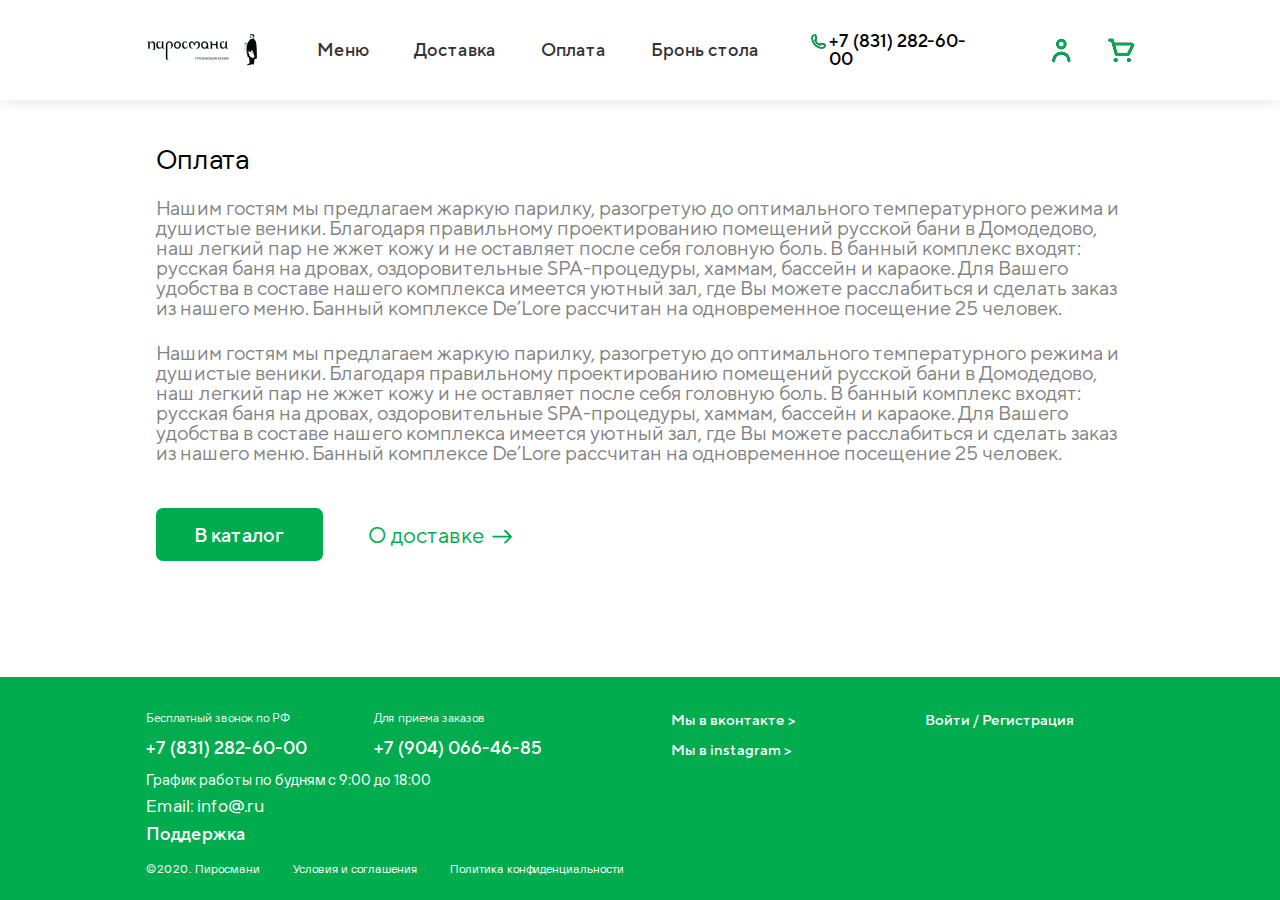
<file: oplata.html>
<!DOCTYPE html>
<html lang="ru">
<head>
    <meta charset="UTF-8">
    <meta name="viewport" content="width=device-width, initial-scale=1.0">
    <link rel="stylesheet" href="css/style-oplata.min.css">
    <title>Pirosmani</title>
</head>
<body>
    <div class="page">
        <div class="popup">
   <div class="cabinet">
        <div class="cabinet__close">
            <img src="img/close.svg" alt="">
        </div>
        <div class="cabinet__img">
            <img src="img/personGrey.svg" alt="">
        </div>
        <div class="cabinet__text">Войти в личный кабинет</div>
        <input type="tel" placeholder="Телефон" class="cabinet__tel">
        <input type="password" placeholder="Пароль" class="cabinet__pass">
        <div class="cabinet__ask">Забыли пароль?</div>
        <div class="cabinet__btn">Войти</div>
        <div class="cabinet__subtext">Впервые у нас? <span>Зарегистрироваться</span></div>
    </div>
    <div class="pasrec">
        <div class="cabinet__close">
            <img src="img/close.svg" alt="">
        </div>
        <div class="cabinet__img">
            <img src="img/personGrey.svg" alt="">
        </div>
        <div class="cabinet__text">Восстановление пароля</div>
        <input type="tel" placeholder="Введите телефон" class="cabinet__tel">
        <input type="password" minlength="6" placeholder="Новый пароль (мин. 6 символов)" class="cabinet__pass">
        <input type="password" placeholder="Подтвердите пароль" class="cabinet__pass">
        <div class="pasrec__row">
            <div class="pasrec__subtext">Отменить</div>
            <div class="pasrec__btn">Обновить пароль</div>
        </div>
    </div>
    <div class="regist">
        <div class="cabinet__close">
            <img src="img/close.svg" alt="">
        </div>
        <div class="cabinet__img">
            <img src="img/personGrey.svg" alt="">
        </div>
        <div class="cabinet__text">Регистрация</div>
        <input type="tel" placeholder="Введите телефон" class="cabinet__tel">
        <input type="password" minlength="6" placeholder="Пароль" class="cabinet__pass">
        <input type="password" placeholder="Подтвердите пароль" class="cabinet__pass">
        <div class="regist__body">
            <label for="element1" class="custom-checkbox">
                <input type="checkbox" id="element1" class="regist__1">
                <span>Хочу получать выгодные предложения от магазина</span>
            </label>
            <label for="element2" class="custom-checkbox">
                <input type="checkbox" id="element2" class="regist__1" checked="checked">
                <span class="span"><span class="p">Принимаю условия <span class="em">Пользовательского соглашения,</span> <span class="i">Политики конфиденциальности</span></span></span>
            </label>
        </div>
        <div class="cabinet__btn regist__btn">Зарегистрироваться</div>
    </div>
    <div class="subscribe">
        <div class="cabinet__close">
            <img src="img/close.svg" alt="">
        </div>
        <div class="cabinet__img">
            <img src="img/email.svg" alt="">
        </div>
        <div class="cabinet__text">Подпишитесь на нашу рассылку и получите промокод на 500 RUB!</div>
        <input type="email" placeholder="E-mail" class="subscribe__email">
        <div class="cabinet__btn">Отправить</div>
    </div>
    <div class="bron">
        <div class="bron__close">
            <img src="img/plusBig.png" alt="">
        </div>
        <div class="bron__title">Бронирование стола</div>
        <input type="text" placeholder="Имя" class="bron__input-big bron__name">
        <div class="bron__row">
            <div class="bron__column">
                <input type="tel" placeholder="+380" class="bron__input-small bron__tel">
                <label for="time" class="bron__label">
                    <span>Время:</span>
                    <input type="time" id="time" class="bron__input-small bron__time">
                </label>
            </div>
            <div class="bron__column">
                <input type="number" placeholder="Количество человек" class="bron__input-small bron__num">
                <label for="data" class="bron__label">
                    <span>Дата:</span>
                    <input type="date" id="data" class="bron__input-small bron__date">
                </label>
            </div>
        </div>
        <div class="bron__btn">Забронировать</div>
    </div>
</div>
<header>
    <div class="container">
        <div class="container-header">
            <div class="header__block">
                <div class="header__burger">
                    <div class="menu__icon"></div>
                </div>
                <a href="index.html" class="header__logo">
                    <img src="img/logo.png" alt="">
                </a>
                <div class="header__nav nav">
                    <div class="big__nav">
                        <div class="nav__menu-active">
                            <div class="nav__menu-block">
                                <div class="nav__menu-body">
                            <div class="nav__menu-img">
                                <img src="img/1.svg" alt="">
                            </div>
                            <div class="nav__menu-text">Супы</div>
                                </div>
                                <div class="nav__menu-body">
                            <div class="nav__menu-img">
                                <img src="img/2.svg" alt="">
                            </div>
                            <div class="nav__menu-text">Хачапури</div>
                                </div>
                                <div class="nav__menu-body">
                            <div class="nav__menu-img">
                                <img src="img/3.svg" alt="">
                            </div>
                            <div class="nav__menu-text">Холодные закуски</div>
                                </div>
                                <div class="nav__menu-body">
                            <div class="nav__menu-img">
                                <img src="img/4.svg" alt="">
                            </div>
                            <div class="nav__menu-text">Хинкали</div>
                                </div>
                                <div class="nav__menu-body">
                            <div class="nav__menu-img">
                                <img src="img/5.svg" alt="">
                            </div>
                            <div class="nav__menu-text">Шашлык</div>
                                </div>
                                <div class="nav__menu-body">
                            <div class="nav__menu-img">
                                <img src="img/6.svg" alt="">
                            </div>
                            <div class="nav__menu-text">Соусы</div>
                                </div>
                                <div class="nav__menu-body">
                            <div class="nav__menu-img">
                                <img src="img/7.svg" alt="">
                            </div>
                            <div class="nav__menu-text">Салаты</div>
                                </div>
                                <div class="nav__menu-body">
                            <div class="nav__menu-img">
                                <img src="img/8.svg" alt="">
                            </div>
                            <div class="nav__menu-text">Горячие блюда</div>
                                </div>
                                <div class="nav__menu-body">
                            <div class="nav__menu-img">
                                <img src="img/9.svg" alt="">
                            </div>
                            <div class="nav__menu-text">Гарнир</div>
                                </div>
                                <div class="nav__menu-body">
                            <div class="nav__menu-img">
                                <img src="img/10.svg" alt="">
                            </div>
                            <div class="nav__menu-text">Десерты</div>
                                </div>
                                <div class="nav__menu-body">
                            <div class="nav__menu-img">
                                <img src="img/11.svg" alt="">
                            </div>
                            <div class="nav__menu-text">Напитки</div>
                                </div>
                            </div>
                        </div>
                    </div>
                    <div class="header__list">
                        <div class="nav__item nav__menu ">Меню</div> 
                        <a href="dostavka.html" class="nav__item">Доставка</a>
                        <a href="oplata.html" class="nav__item">Оплата</a>
                        <a class="nav__item nav__item-bron">Бронь стола</a>
                    </div>
                </div>
                <div class="header__tel"><span>+7 (831) 282-60-00</span></div>
                <div class="header__prof"></div>
                <a href="cart.html" class="header__cart"></a>
            </div>
            <div class="shadow">
                    <div class="shadow__header"></div>
                    <div class="shadow__main">
                        <div class="shadow__list">
                            <div class="shadow__item shadow__item-menu">
                                <div class="shadow__img">
                                    <img src="img/12.svg" alt="">
                                </div>
                                <div class="shadow__text shadow__text-menu"><span>Меню</span></div>
                                <div class="shadow__btn shadow__btn0">
                                    <img src="img/ArrowWhite.svg" alt="">
                                </div>
                            </div>
                            <div class="shadow__block">
                        <div class="nav__menu-body nav__menu-body-shadow">
                    <div class="nav__menu-img nav__menu-img-shadow">
                        <img src="img/1.1.svg" alt="">
                    </div>
                    <div class="nav__menu-text nav__menu-text-shadow">Супы</div>
                        </div>
                        <div class="nav__menu-body nav__menu-body-shadow">
                    <div class="nav__menu-img nav__menu-img-shadow">
                        <img src="img/2.1.svg" alt="">
                    </div>
                    <div class="nav__menu-text nav__menu-text-shadow">Хачапури</div>
                        </div>
                        <div class="nav__menu-body nav__menu-body-shadow">
                    <div class="nav__menu-img nav__menu-img-shadow">
                        <img src="img/3.1.svg" alt="">
                    </div>
                    <div class="nav__menu-text nav__menu-text-shadow">Холодные закуски</div>
                        </div>
                        <div class="nav__menu-body nav__menu-body-shadow">
                    <div class="nav__menu-img nav__menu-img-shadow">
                        <img src="img/4.1.svg" alt="">
                    </div>
                    <div class="nav__menu-text nav__menu-text-shadow">Хинкали</div>
                        </div>
                        <div class="nav__menu-body nav__menu-body-shadow">
                    <div class="nav__menu-img nav__menu-img-shadow">
                        <img src="img/5.1.svg" alt="">
                    </div>
                    <div class="nav__menu-text nav__menu-text-shadow">Шашлык</div>
                        </div>
                        <div class="nav__menu-body nav__menu-body-shadow">
                    <div class="nav__menu-img nav__menu-img-shadow">
                        <img src="img/6.1.svg" alt="">
                    </div>
                    <div class="nav__menu-text nav__menu-text-shadow">Соусы</div>
                        </div>
                        <div class="nav__menu-body nav__menu-body-shadow">
                    <div class="nav__menu-img nav__menu-img-shadow">
                        <img src="img/7.1.svg" alt="">
                    </div>
                    <div class="nav__menu-text nav__menu-text-shadow">Салаты</div>
                        </div>
                        <div class="nav__menu-body nav__menu-body-shadow">
                    <div class="nav__menu-img nav__menu-img-shadow">
                        <img src="img/8.1.svg" alt="">
                    </div>
                    <div class="nav__menu-text nav__menu-text-shadow">Горячие блюда</div>
                        </div>
                        <div class="nav__menu-body nav__menu-body-shadow">
                    <div class="nav__menu-img nav__menu-img-shadow">
                        <img src="img/9.1.svg" alt="">
                    </div>
                    <div class="nav__menu-text nav__menu-text-shadow">Гарнир</div>
                        </div>
                        <div class="nav__menu-body nav__menu-body-shadow">
                    <div class="nav__menu-img nav__menu-img-shadow">
                        <img src="img/10.1.svg" alt="">
                    </div>
                    <div class="nav__menu-text nav__menu-text-shadow">Десерты</div>
                        </div>
                        <div class="nav__menu-body nav__menu-body-shadow">
                    <div class="nav__menu-img nav__menu-img-shadow2">
                        <img src="img/11.1.svg" alt="">
                    </div>
                    <div class="nav__menu-text nav__menu-text-shadow">Напитки</div>
                        </div>
                            </div>
                            <div class="shadow__item">
                          <div class="shadow__img">
                              <img src="img/13.svg" alt="">
                          </div>
                          <a href="dostavka.html" class="shadow__text"><span>Доставка</span></a>
                          <a href="dostavka.html" class="shadow__btn">
                              <img src="img/ArrowWhite.svg" alt="">
                          </a>
                            </div>
                            <div class="shadow__item">
                          <div class="shadow__img">
                              <img src="img/14.svg" alt="">
                          </div>
                          <a href="oplata.html" class="shadow__text"><span>Оплата</span></a>
                          <a href="oplata.html" class="shadow__btn">
                              <img src="img/ArrowWhite.svg" alt="">
                          </a>
                            </div>
                            <div class="shadow__item shadow__item-sub">
                        <div class="shadow__img">
                            <img src="img/15.svg" alt="">
                        </div>
                        <a href="support.html" class="shadow__text"><span>Поддержка</span></a>
                        <a href="support.html" class="shadow__btn">
                            <img src="img/ArrowWhite.svg" alt="">
                        </a>
                            </div>
                        </div>
                    </div>
            </div>
        </div>  
    </div> 
</header>



        <main>
            <div class="dosop">
    <div class="container container-header">
        <div class="dosop__block">
            <div class="dosop__title">Оплата</div>
            <div class="dosop__text1">Нашим гостям мы предлагаем жаркую парилку, разогретую до оптимального температурного режима и душистые веники. Благодаря правильному проектированию помещений русской бани в Домодедово, наш легкий пар не жжет кожу и не оставляет после себя головную боль. В банный комплекс входят: русская баня на дровах,  оздоровительные SPA-процедуры, хаммам, бассейн и караоке. Для Вашего удобства в составе нашего комплекса имеется  уютный зал, где Вы можете расслабиться и сделать  заказ из нашего меню. Банный комплексе De’Lore  рассчитан на одновременное посещение 25 человек.</div>
            <div class="dosop__text2">Нашим гостям мы предлагаем жаркую парилку, разогретую до оптимального температурного режима и душистые веники. Благодаря правильному проектированию помещений русской бани в Домодедово, наш легкий пар не жжет кожу и не оставляет после себя головную боль. В банный комплекс входят: русская баня на дровах,  оздоровительные SPA-процедуры, хаммам, бассейн и караоке. Для Вашего удобства в составе нашего комплекса имеется  уютный зал, где Вы можете расслабиться и сделать  заказ из нашего меню. Банный комплексе De’Lore  рассчитан на одновременное посещение 25 человек.</div>
            <div class="dosop__row">
                <a href="index.html" class="dosop__btn">В каталог</a>
                <a href="dostavka.html" class="dosop__subtext">О доставке</a>
            </div>
        </div>
    </div>
</div>          
        </main>
        
<footer>
    <div class="footer">
        <div class="container container-header">
            <div class="footer__body">
                <div class="footer__row1">
                    <div class="footer__block1">
                        <div class="footer__title">Бесплатный звонок по РФ</div>
                        <div class="footer__text">+7 (831) 282-60-00</div>
                    </div>
                    <div class="footer__block1">
                        <div class="footer__title">Для приема заказов</div>
                        <div class="footer__text">+7 (904) 066-46-85</div>
                    </div>
                    <div class="footer__block2">
                        <a href="https://m.vk.com/main.php?subdir=login&m=1&email=" class="footer__text2">Мы в вконтакте ></a>
                        <a href="https://www.instagram.com/" class="footer__text2">Мы в instagram ></a>
                    </div>
                    <div class="footer__block3">
                        <div class="header__prof footer__text3">Войти / Регистрация</div>
                    </div>
                </div>
                <div class="footer__subbody">
                    <div class="footer__subtext1">График работы по будням с 9:00 до 18:00</div>
                    <div class="footer__subtext2">Email: info@.ru</div>
                    <a href="support.html" class="footer__subtext3">Поддержка</a>
                    <div class="footer__row2">
                        <div class="footer__sulka">©2020. Пиросмани</div>
                        <div class="footer__sulka">Условия и соглашения</div>
                        <div class="footer__sulka">Политика конфиденциальности</div>
                    </div>
                </div>    
            </div>
        </div>
    </div>
</footer>
    </div>

    <script src="https://code.jquery.com/jquery-3.5.1.min.js"></script>
    <script src="js/slick.min.js"></script>
    <script src="js/script.min.js"></script>
</body>
</html>
</file>
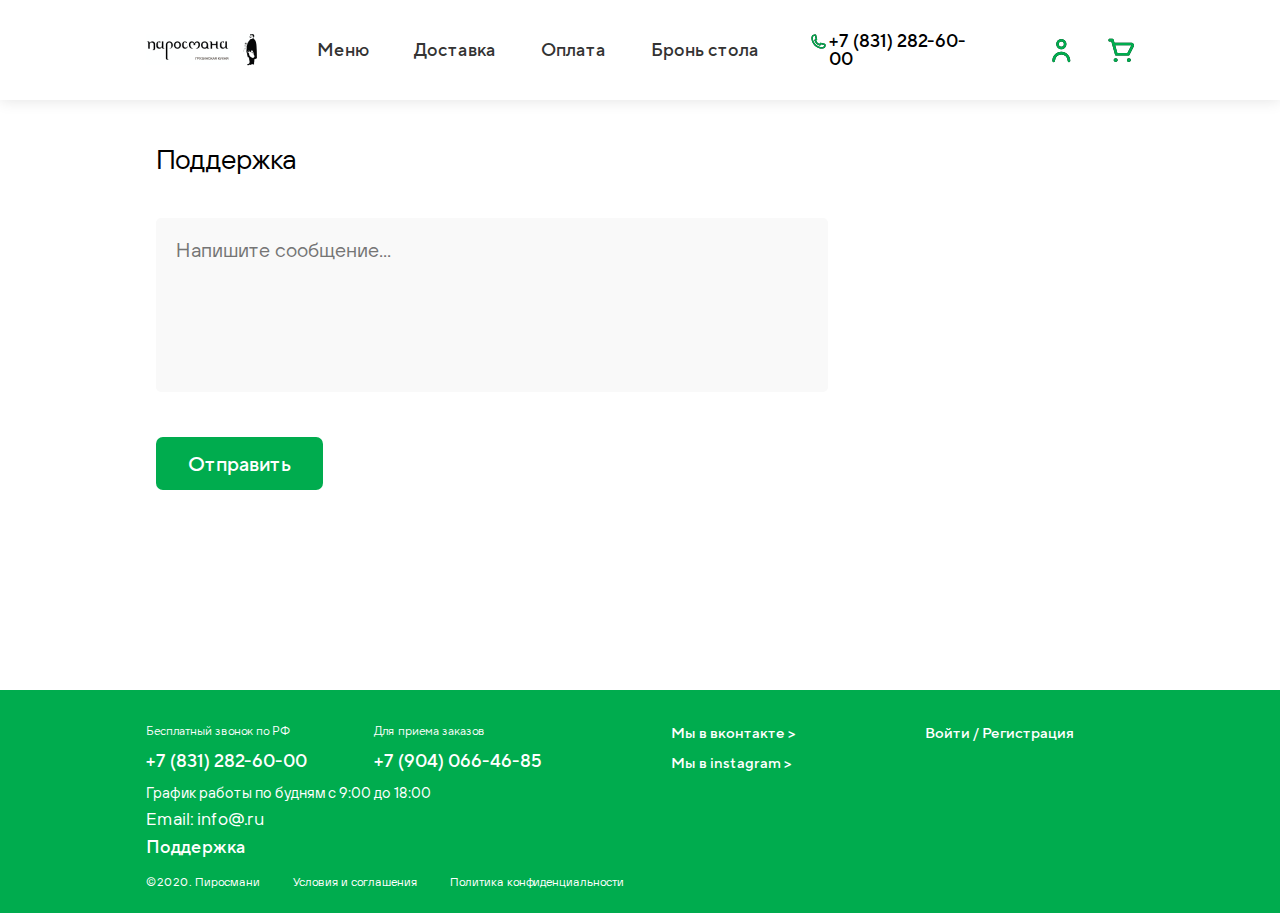
<file: support.html>
<!DOCTYPE html>
<html lang="ru">
<head>
    <meta charset="UTF-8">
    <meta name="viewport" content="width=device-width, initial-scale=1.0">
    <link rel="stylesheet" href="css/style-support.min.css">
    <title>Pirosmani</title>
</head>
<body>
    <div class="page">
        <div class="popup">
    <div class="cabinet">
        <div class="cabinet__close">
            <img src="img/close.svg" alt="">
        </div>
        <div class="cabinet__img">
            <img src="img/personGrey.svg" alt="">
        </div>
        <div class="cabinet__text">Войти в личный кабинет</div>
        <input type="tel" placeholder="Телефон" class="cabinet__tel">
        <input type="password" placeholder="Пароль" class="cabinet__pass">
        <div class="cabinet__ask">Забыли пароль?</div>
        <div class="cabinet__btn">Войти</div>
        <div class="cabinet__subtext">Впервые у нас? <span>Зарегистрироваться</span></div>
    </div>
    <div class="pasrec">
        <div class="cabinet__close">
            <img src="img/close.svg" alt="">
        </div>
        <div class="cabinet__img">
            <img src="img/personGrey.svg" alt="">
        </div>
        <div class="cabinet__text">Восстановление пароля</div>
        <input type="tel" placeholder="Введите телефон" class="cabinet__tel">
        <input type="password" minlength="6" placeholder="Новый пароль (мин. 6 символов)" class="cabinet__pass">
        <input type="password" placeholder="Подтвердите пароль" class="cabinet__pass">
        <div class="pasrec__row">
            <div class="pasrec__subtext">Отменить</div>
            <div class="pasrec__btn">Обновить пароль</div>
        </div>
    </div>
    <div class="regist">
        <div class="cabinet__close">
            <img src="img/close.svg" alt="">
        </div>
        <div class="cabinet__img">
            <img src="img/personGrey.svg" alt="">
        </div>
        <div class="cabinet__text">Регистрация</div>
        <input type="tel" placeholder="Введите телефон" class="cabinet__tel">
        <input type="password" minlength="6" placeholder="Пароль" class="cabinet__pass">
        <input type="password" placeholder="Подтвердите пароль" class="cabinet__pass">
        <div class="regist__body">
            <label for="element1" class="custom-checkbox">
                <input type="checkbox" id="element1" class="regist__1">
                <span>Хочу получать выгодные предложения от магазина</span>
            </label>
            <label for="element2" class="custom-checkbox">
                <input type="checkbox" id="element2" class="regist__1" checked="checked">
                <span class="span"><span class="p">Принимаю условия <span class="em">Пользовательского соглашения,</span> <span class="i">Политики конфиденциальности</span></span></span>
            </label>
        </div>
        <div class="cabinet__btn regist__btn">Зарегистрироваться</div>
    </div>
    <div class="subscribe">
        <div class="cabinet__close">
            <img src="img/close.svg" alt="">
        </div>
        <div class="cabinet__img">
            <img src="img/email.svg" alt="">
        </div>
        <div class="cabinet__text">Подпишитесь на нашу рассылку и получите промокод на 500 RUB!</div>
        <input type="email" placeholder="E-mail" class="subscribe__email">
        <div class="cabinet__btn">Отправить</div>
    </div>
    <div class="bron">
        <div class="bron__close">
            <img src="img/plusBig.png" alt="">
        </div>
        <div class="bron__title">Бронирование стола</div>
        <input type="text" placeholder="Имя" class="bron__input-big bron__name">
        <div class="bron__row">
            <div class="bron__column">
                <input type="tel" placeholder="+380" class="bron__input-small bron__tel">
                <label for="time" class="bron__label">
                    <span>Время:</span>
                    <input type="time" id="time" class="bron__input-small bron__time">
                </label>
            </div>
            <div class="bron__column">
                <input type="number" placeholder="Количество человек" class="bron__input-small bron__num">
                <label for="data" class="bron__label">
                    <span>Дата:</span>
                    <input type="date" id="data" class="bron__input-small bron__date">
                </label>
            </div>
        </div>
        <div class="bron__btn">Забронировать</div>
    </div>
</div>
<header>
    <div class="container">
        <div class="container-header">
            <div class="header__block">
                <div class="header__burger">
                    <div class="menu__icon"></div>
                </div>
                <a href="index.html" class="header__logo">
                    <img src="img/logo.png" alt="">
                </a>
                <div class="header__nav nav">
                    <div class="big__nav">
                        <div class="nav__menu-active">
                            <div class="nav__menu-block">
                                <div class="nav__menu-body">
                            <div class="nav__menu-img">
                                <img src="img/1.svg" alt="">
                            </div>
                            <div class="nav__menu-text">Супы</div>
                                </div>
                                <div class="nav__menu-body">
                            <div class="nav__menu-img">
                                <img src="img/2.svg" alt="">
                            </div>
                            <div class="nav__menu-text">Хачапури</div>
                                </div>
                                <div class="nav__menu-body">
                            <div class="nav__menu-img">
                                <img src="img/3.svg" alt="">
                            </div>
                            <div class="nav__menu-text">Холодные закуски</div>
                                </div>
                                <div class="nav__menu-body">
                            <div class="nav__menu-img">
                                <img src="img/4.svg" alt="">
                            </div>
                            <div class="nav__menu-text">Хинкали</div>
                                </div>
                                <div class="nav__menu-body">
                            <div class="nav__menu-img">
                                <img src="img/5.svg" alt="">
                            </div>
                            <div class="nav__menu-text">Шашлык</div>
                                </div>
                                <div class="nav__menu-body">
                            <div class="nav__menu-img">
                                <img src="img/6.svg" alt="">
                            </div>
                            <div class="nav__menu-text">Соусы</div>
                                </div>
                                <div class="nav__menu-body">
                            <div class="nav__menu-img">
                                <img src="img/7.svg" alt="">
                            </div>
                            <div class="nav__menu-text">Салаты</div>
                                </div>
                                <div class="nav__menu-body">
                            <div class="nav__menu-img">
                                <img src="img/8.svg" alt="">
                            </div>
                            <div class="nav__menu-text">Горячие блюда</div>
                                </div>
                                <div class="nav__menu-body">
                            <div class="nav__menu-img">
                                <img src="img/9.svg" alt="">
                            </div>
                            <div class="nav__menu-text">Гарнир</div>
                                </div>
                                <div class="nav__menu-body">
                            <div class="nav__menu-img">
                                <img src="img/10.svg" alt="">
                            </div>
                            <div class="nav__menu-text">Десерты</div>
                                </div>
                                <div class="nav__menu-body">
                            <div class="nav__menu-img">
                                <img src="img/11.svg" alt="">
                            </div>
                            <div class="nav__menu-text">Напитки</div>
                                </div>
                            </div>
                        </div>
                    </div>
                    <div class="header__list">
                        <div class="nav__item nav__menu ">Меню</div> 
                        <a href="dostavka.html" class="nav__item">Доставка</a>
                        <a href="oplata.html" class="nav__item">Оплата</a>
                        <a class="nav__item nav__item-bron">Бронь стола</a>
                    </div>
                </div>
                <div class="header__tel"><span>+7 (831) 282-60-00</span></div>
                <div class="header__prof"></div>
                <a href="cart.html" class="header__cart"></a>
            </div>
            <div class="shadow">
                    <div class="shadow__header"></div>
                    <div class="shadow__main">
                        <div class="shadow__list">
                            <div class="shadow__item shadow__item-menu">
                                <div class="shadow__img">
                                    <img src="img/12.svg" alt="">
                                </div>
                                <div class="shadow__text shadow__text-menu"><span>Меню</span></div>
                                <div class="shadow__btn shadow__btn0">
                                    <img src="img/ArrowWhite.svg" alt="">
                                </div>
                            </div>
                            <div class="shadow__block">
                        <div class="nav__menu-body nav__menu-body-shadow">
                    <div class="nav__menu-img nav__menu-img-shadow">
                        <img src="img/1.1.svg" alt="">
                    </div>
                    <div class="nav__menu-text nav__menu-text-shadow">Супы</div>
                        </div>
                        <div class="nav__menu-body nav__menu-body-shadow">
                    <div class="nav__menu-img nav__menu-img-shadow">
                        <img src="img/2.1.svg" alt="">
                    </div>
                    <div class="nav__menu-text nav__menu-text-shadow">Хачапури</div>
                        </div>
                        <div class="nav__menu-body nav__menu-body-shadow">
                    <div class="nav__menu-img nav__menu-img-shadow">
                        <img src="img/3.1.svg" alt="">
                    </div>
                    <div class="nav__menu-text nav__menu-text-shadow">Холодные закуски</div>
                        </div>
                        <div class="nav__menu-body nav__menu-body-shadow">
                    <div class="nav__menu-img nav__menu-img-shadow">
                        <img src="img/4.1.svg" alt="">
                    </div>
                    <div class="nav__menu-text nav__menu-text-shadow">Хинкали</div>
                        </div>
                        <div class="nav__menu-body nav__menu-body-shadow">
                    <div class="nav__menu-img nav__menu-img-shadow">
                        <img src="img/5.1.svg" alt="">
                    </div>
                    <div class="nav__menu-text nav__menu-text-shadow">Шашлык</div>
                        </div>
                        <div class="nav__menu-body nav__menu-body-shadow">
                    <div class="nav__menu-img nav__menu-img-shadow">
                        <img src="img/6.1.svg" alt="">
                    </div>
                    <div class="nav__menu-text nav__menu-text-shadow">Соусы</div>
                        </div>
                        <div class="nav__menu-body nav__menu-body-shadow">
                    <div class="nav__menu-img nav__menu-img-shadow">
                        <img src="img/7.1.svg" alt="">
                    </div>
                    <div class="nav__menu-text nav__menu-text-shadow">Салаты</div>
                        </div>
                        <div class="nav__menu-body nav__menu-body-shadow">
                    <div class="nav__menu-img nav__menu-img-shadow">
                        <img src="img/8.1.svg" alt="">
                    </div>
                    <div class="nav__menu-text nav__menu-text-shadow">Горячие блюда</div>
                        </div>
                        <div class="nav__menu-body nav__menu-body-shadow">
                    <div class="nav__menu-img nav__menu-img-shadow">
                        <img src="img/9.1.svg" alt="">
                    </div>
                    <div class="nav__menu-text nav__menu-text-shadow">Гарнир</div>
                        </div>
                        <div class="nav__menu-body nav__menu-body-shadow">
                    <div class="nav__menu-img nav__menu-img-shadow">
                        <img src="img/10.1.svg" alt="">
                    </div>
                    <div class="nav__menu-text nav__menu-text-shadow">Десерты</div>
                        </div>
                        <div class="nav__menu-body nav__menu-body-shadow">
                    <div class="nav__menu-img nav__menu-img-shadow2">
                        <img src="img/11.1.svg" alt="">
                    </div>
                    <div class="nav__menu-text nav__menu-text-shadow">Напитки</div>
                        </div>
                            </div>
                            <div class="shadow__item">
                          <div class="shadow__img">
                              <img src="img/13.svg" alt="">
                          </div>
                          <a href="dostavka.html" class="shadow__text"><span>Доставка</span></a>
                          <a href="dostavka.html" class="shadow__btn">
                              <img src="img/ArrowWhite.svg" alt="">
                          </a>
                            </div>
                            <div class="shadow__item">
                          <div class="shadow__img">
                              <img src="img/14.svg" alt="">
                          </div>
                          <a href="oplata.html" class="shadow__text"><span>Оплата</span></a>
                          <a href="oplata.html" class="shadow__btn">
                              <img src="img/ArrowWhite.svg" alt="">
                          </a>
                            </div>
                            <div class="shadow__item shadow__item-sub">
                        <div class="shadow__img">
                            <img src="img/15.svg" alt="">
                        </div>
                        <a href="support.html" class="shadow__text"><span>Поддержка</span></a>
                        <a href="support.html" class="shadow__btn">
                            <img src="img/ArrowWhite.svg" alt="">
                        </a>
                            </div>
                        </div>
                    </div>
            </div>
        </div>  
    </div> 
</header>



        <main>
            <div class="supp">
    <div class="container container-header">
        <div class="supp__block">
            <div class="supp__title">Поддержка</div>
            <textarea placeholder="Напишите сообщение..." class="supp__area"></textarea>
            <div class="supp__btn">Отправить</div>
        </div>
    </div>
</div>          
        </main>
        
<footer>
    <div class="footer">
        <div class="container container-header">
            <div class="footer__body">
                <div class="footer__row1">
                    <div class="footer__block1">
                        <div class="footer__title">Бесплатный звонок по РФ</div>
                        <div class="footer__text">+7 (831) 282-60-00</div>
                    </div>
                    <div class="footer__block1">
                        <div class="footer__title">Для приема заказов</div>
                        <div class="footer__text">+7 (904) 066-46-85</div>
                    </div>
                    <div class="footer__block2">
                        <a href="https://m.vk.com/main.php?subdir=login&m=1&email=" class="footer__text2">Мы в вконтакте ></a>
                        <a href="https://www.instagram.com/" class="footer__text2">Мы в instagram ></a>
                    </div>
                    <div class="footer__block3">
                        <div class="header__prof footer__text3">Войти / Регистрация</div>
                    </div>
                </div>
                <div class="footer__subbody">
                    <div class="footer__subtext1">График работы по будням с 9:00 до 18:00</div>
                    <div class="footer__subtext2">Email: info@.ru</div>
                    <a href="support.html" class="footer__subtext3">Поддержка</a>
                    <div class="footer__row2">
                        <div class="footer__sulka">©2020. Пиросмани</div>
                        <div class="footer__sulka">Условия и соглашения</div>
                        <div class="footer__sulka">Политика конфиденциальности</div>
                    </div>
                </div>    
            </div>
        </div>
    </div>
</footer>
    </div>

    <script src="https://code.jquery.com/jquery-3.5.1.min.js"></script>
    <script src="js/slick.min.js"></script>
    <script src="js/script.min.js"></script>
</body>
</html>
</file>
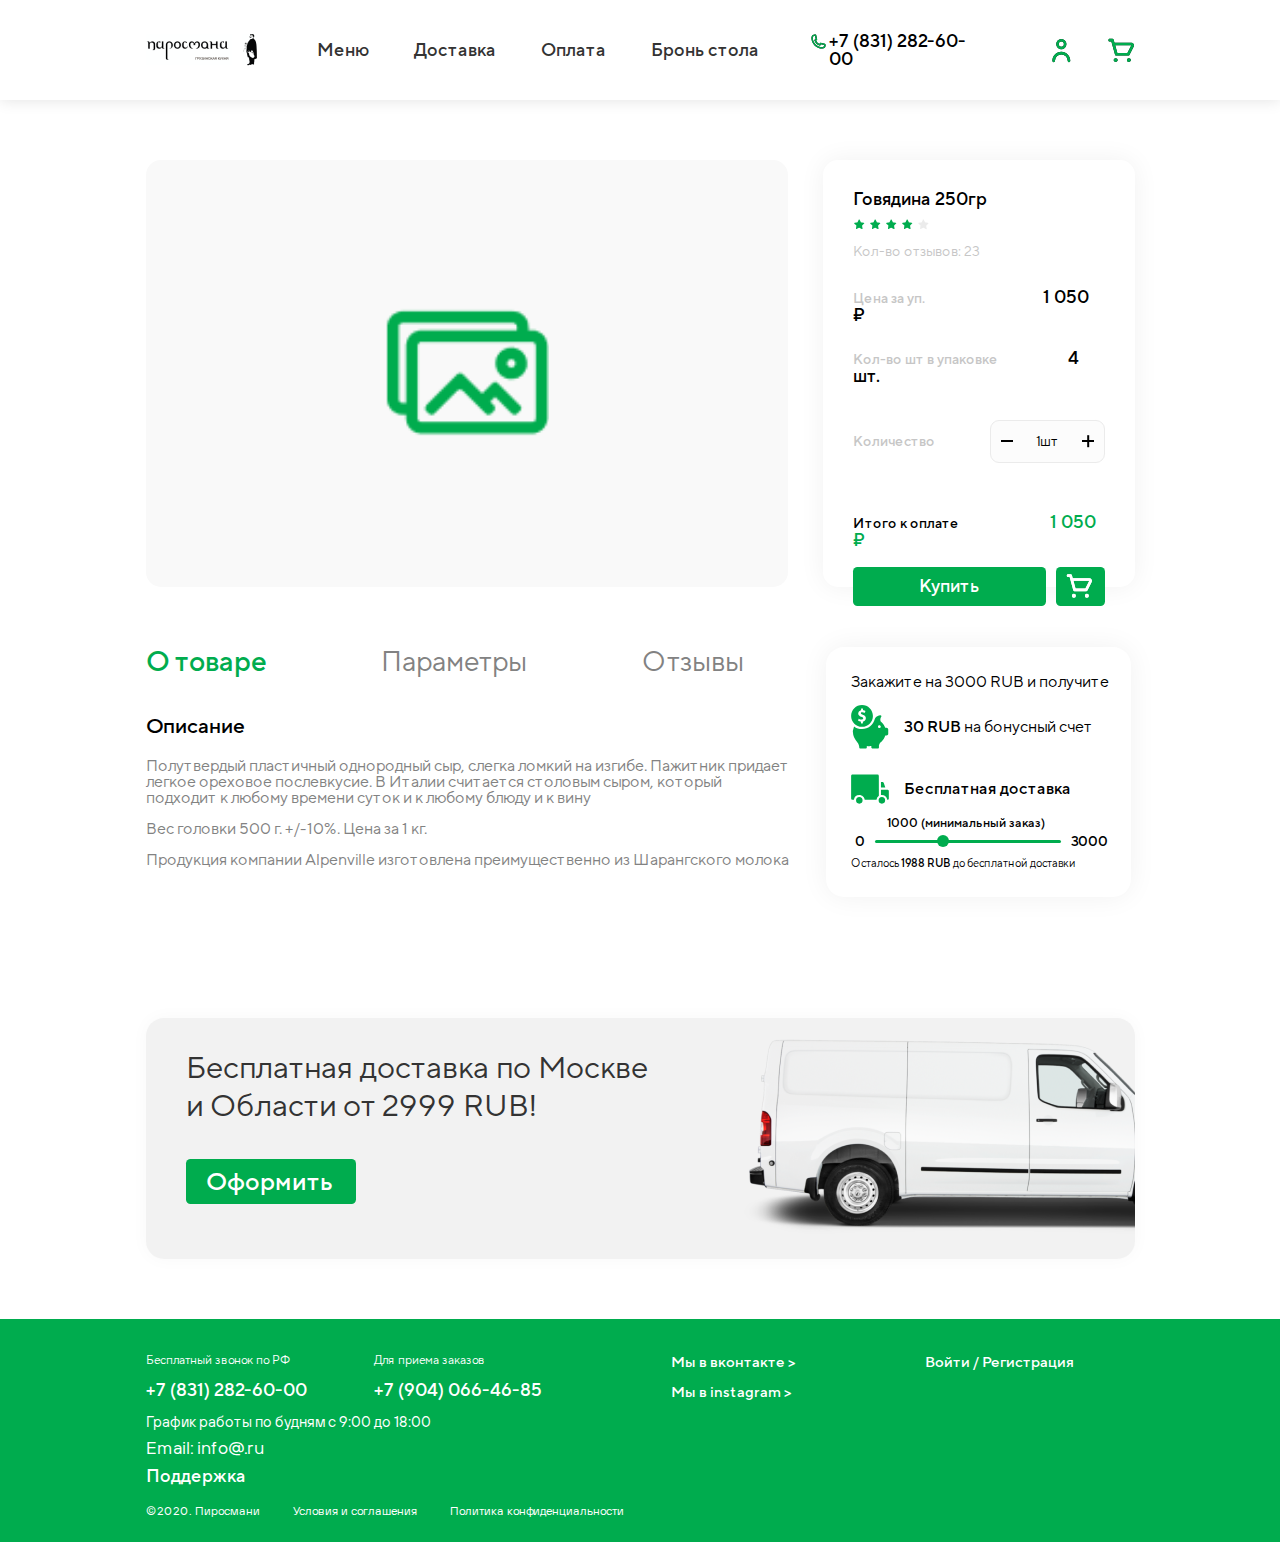
<file: tovar.html>
<!DOCTYPE html>
<html lang="ru">
<head>
    <meta charset="UTF-8">
    <meta name="viewport" content="width=device-width, initial-scale=1.0">
    <link rel="stylesheet" href="css/style-tovar.min.css">
    <title>Pirosmani</title>
</head>
<body>
    <div class="page">
        
        <div class="popup">
    <div class="cabinet">
        <div class="cabinet__close">
            <img src="img/close.svg" alt="">
        </div>
        <div class="cabinet__img">
            <img src="img/personGrey.svg" alt="">
        </div>
        <div class="cabinet__text">Войти в личный кабинет</div>
        <input type="tel" placeholder="Телефон" class="cabinet__tel">
        <input type="password" placeholder="Пароль" class="cabinet__pass">
        <div class="cabinet__ask">Забыли пароль?</div>
        <div class="cabinet__btn">Войти</div>
        <div class="cabinet__subtext">Впервые у нас? <span>Зарегистрироваться</span></div>
    </div>
    <div class="pasrec">
        <div class="cabinet__close">
            <img src="img/close.svg" alt="">
        </div>
        <div class="cabinet__img">
            <img src="img/personGrey.svg" alt="">
        </div>
        <div class="cabinet__text">Восстановление пароля</div>
        <input type="tel" placeholder="Введите телефон" class="cabinet__tel">
        <input type="password" minlength="6" placeholder="Новый пароль (мин. 6 символов)" class="cabinet__pass">
        <input type="password" placeholder="Подтвердите пароль" class="cabinet__pass">
        <div class="pasrec__row">
            <div class="pasrec__subtext">Отменить</div>
            <div class="pasrec__btn">Обновить пароль</div>
        </div>
    </div>
    <div class="regist">
        <div class="cabinet__close">
            <img src="img/close.svg" alt="">
        </div>
        <div class="cabinet__img">
            <img src="img/personGrey.svg" alt="">
        </div>
        <div class="cabinet__text">Регистрация</div>
        <input type="tel" placeholder="Введите телефон" class="cabinet__tel">
        <input type="password" minlength="6" placeholder="Пароль" class="cabinet__pass">
        <input type="password" placeholder="Подтвердите пароль" class="cabinet__pass">
        <div class="regist__body">
            <label for="element1" class="custom-checkbox">
                <input type="checkbox" id="element1" class="regist__1">
                <span>Хочу получать выгодные предложения от магазина</span>
            </label>
            <label for="element2" class="custom-checkbox">
                <input type="checkbox" id="element2" class="regist__1" checked="checked">
                <span class="span"><span class="p">Принимаю условия <span class="em">Пользовательского соглашения,</span> <span class="i">Политики конфиденциальности</span></span></span>
            </label>
        </div>
        <div class="cabinet__btn regist__btn">Зарегистрироваться</div>
    </div>
    <div class="subscribe">
        <div class="cabinet__close">
            <img src="img/close.svg" alt="">
        </div>
        <div class="cabinet__img">
            <img src="img/email.svg" alt="">
        </div>
        <div class="cabinet__text">Подпишитесь на нашу рассылку и получите промокод на 500 RUB!</div>
        <input type="email" placeholder="E-mail" class="subscribe__email">
        <div class="cabinet__btn">Отправить</div>
    </div>
    <div class="bron">
        <div class="bron__close">
            <img src="img/plusBig.png" alt="">
        </div>
        <div class="bron__title">Бронирование стола</div>
        <input type="text" placeholder="Имя" class="bron__input-big bron__name">
        <div class="bron__row">
            <div class="bron__column">
                <input type="tel" placeholder="+380" class="bron__input-small bron__tel">
                <label for="time" class="bron__label">
                    <span>Время:</span>
                    <input type="time" id="time" class="bron__input-small bron__time">
                </label>
            </div>
            <div class="bron__column">
                <input type="number" placeholder="Количество человек" class="bron__input-small bron__num">
                <label for="data" class="bron__label">
                    <span>Дата:</span>
                    <input type="date" id="data" class="bron__input-small bron__date">
                </label>
            </div>
        </div>
        <div class="bron__btn">Забронировать</div>
    </div>
</div>
<header>
    <div class="container">
        <div class="container-header">
            <div class="header__block">
                <div class="header__burger">
                    <div class="menu__icon"></div>
                </div>
                <a href="index.html" class="header__logo">
                    <img src="img/logo.png" alt="">
                </a>
                <div class="header__nav nav">
                    <div class="big__nav">
                        <div class="nav__menu-active">
                            <div class="nav__menu-block">
                                <div class="nav__menu-body">
                            <div class="nav__menu-img">
                                <img src="img/1.svg" alt="">
                            </div>
                            <div class="nav__menu-text">Супы</div>
                                </div>
                                <div class="nav__menu-body">
                            <div class="nav__menu-img">
                                <img src="img/2.svg" alt="">
                            </div>
                            <div class="nav__menu-text">Хачапури</div>
                                </div>
                                <div class="nav__menu-body">
                            <div class="nav__menu-img">
                                <img src="img/3.svg" alt="">
                            </div>
                            <div class="nav__menu-text">Холодные закуски</div>
                                </div>
                                <div class="nav__menu-body">
                            <div class="nav__menu-img">
                                <img src="img/4.svg" alt="">
                            </div>
                            <div class="nav__menu-text">Хинкали</div>
                                </div>
                                <div class="nav__menu-body">
                            <div class="nav__menu-img">
                                <img src="img/5.svg" alt="">
                            </div>
                            <div class="nav__menu-text">Шашлык</div>
                                </div>
                                <div class="nav__menu-body">
                            <div class="nav__menu-img">
                                <img src="img/6.svg" alt="">
                            </div>
                            <div class="nav__menu-text">Соусы</div>
                                </div>
                                <div class="nav__menu-body">
                            <div class="nav__menu-img">
                                <img src="img/7.svg" alt="">
                            </div>
                            <div class="nav__menu-text">Салаты</div>
                                </div>
                                <div class="nav__menu-body">
                            <div class="nav__menu-img">
                                <img src="img/8.svg" alt="">
                            </div>
                            <div class="nav__menu-text">Горячие блюда</div>
                                </div>
                                <div class="nav__menu-body">
                            <div class="nav__menu-img">
                                <img src="img/9.svg" alt="">
                            </div>
                            <div class="nav__menu-text">Гарнир</div>
                                </div>
                                <div class="nav__menu-body">
                            <div class="nav__menu-img">
                                <img src="img/10.svg" alt="">
                            </div>
                            <div class="nav__menu-text">Десерты</div>
                                </div>
                                <div class="nav__menu-body">
                            <div class="nav__menu-img">
                                <img src="img/11.svg" alt="">
                            </div>
                            <div class="nav__menu-text">Напитки</div>
                                </div>
                            </div>
                        </div>
                    </div>
                    <div class="header__list">
                        <div class="nav__item nav__menu ">Меню</div> 
                        <a href="dostavka.html" class="nav__item">Доставка</a>
                        <a href="oplata.html" class="nav__item">Оплата</a>
                        <a class="nav__item nav__item-bron">Бронь стола</a>
                    </div>
                </div>
                <div class="header__tel"><span>+7 (831) 282-60-00</span></div>
                <div class="header__prof"></div>
                <a href="cart.html" class="header__cart"></a>
            </div>
            <div class="shadow">
                    <div class="shadow__header"></div>
                    <div class="shadow__main">
                        <div class="shadow__list">
                            <div class="shadow__item shadow__item-menu">
                                <div class="shadow__img">
                                    <img src="img/12.svg" alt="">
                                </div>
                                <div class="shadow__text shadow__text-menu"><span>Меню</span></div>
                                <div class="shadow__btn shadow__btn0">
                                    <img src="img/ArrowWhite.svg" alt="">
                                </div>
                            </div>
                            <div class="shadow__block">
                        <div class="nav__menu-body nav__menu-body-shadow">
                    <div class="nav__menu-img nav__menu-img-shadow">
                        <img src="img/1.1.svg" alt="">
                    </div>
                    <div class="nav__menu-text nav__menu-text-shadow">Супы</div>
                        </div>
                        <div class="nav__menu-body nav__menu-body-shadow">
                    <div class="nav__menu-img nav__menu-img-shadow">
                        <img src="img/2.1.svg" alt="">
                    </div>
                    <div class="nav__menu-text nav__menu-text-shadow">Хачапури</div>
                        </div>
                        <div class="nav__menu-body nav__menu-body-shadow">
                    <div class="nav__menu-img nav__menu-img-shadow">
                        <img src="img/3.1.svg" alt="">
                    </div>
                    <div class="nav__menu-text nav__menu-text-shadow">Холодные закуски</div>
                        </div>
                        <div class="nav__menu-body nav__menu-body-shadow">
                    <div class="nav__menu-img nav__menu-img-shadow">
                        <img src="img/4.1.svg" alt="">
                    </div>
                    <div class="nav__menu-text nav__menu-text-shadow">Хинкали</div>
                        </div>
                        <div class="nav__menu-body nav__menu-body-shadow">
                    <div class="nav__menu-img nav__menu-img-shadow">
                        <img src="img/5.1.svg" alt="">
                    </div>
                    <div class="nav__menu-text nav__menu-text-shadow">Шашлык</div>
                        </div>
                        <div class="nav__menu-body nav__menu-body-shadow">
                    <div class="nav__menu-img nav__menu-img-shadow">
                        <img src="img/6.1.svg" alt="">
                    </div>
                    <div class="nav__menu-text nav__menu-text-shadow">Соусы</div>
                        </div>
                        <div class="nav__menu-body nav__menu-body-shadow">
                    <div class="nav__menu-img nav__menu-img-shadow">
                        <img src="img/7.1.svg" alt="">
                    </div>
                    <div class="nav__menu-text nav__menu-text-shadow">Салаты</div>
                        </div>
                        <div class="nav__menu-body nav__menu-body-shadow">
                    <div class="nav__menu-img nav__menu-img-shadow">
                        <img src="img/8.1.svg" alt="">
                    </div>
                    <div class="nav__menu-text nav__menu-text-shadow">Горячие блюда</div>
                        </div>
                        <div class="nav__menu-body nav__menu-body-shadow">
                    <div class="nav__menu-img nav__menu-img-shadow">
                        <img src="img/9.1.svg" alt="">
                    </div>
                    <div class="nav__menu-text nav__menu-text-shadow">Гарнир</div>
                        </div>
                        <div class="nav__menu-body nav__menu-body-shadow">
                    <div class="nav__menu-img nav__menu-img-shadow">
                        <img src="img/10.1.svg" alt="">
                    </div>
                    <div class="nav__menu-text nav__menu-text-shadow">Десерты</div>
                        </div>
                        <div class="nav__menu-body nav__menu-body-shadow">
                    <div class="nav__menu-img nav__menu-img-shadow2">
                        <img src="img/11.1.svg" alt="">
                    </div>
                    <div class="nav__menu-text nav__menu-text-shadow">Напитки</div>
                        </div>
                            </div>
                            <div class="shadow__item">
                          <div class="shadow__img">
                              <img src="img/13.svg" alt="">
                          </div>
                          <a href="dostavka.html" class="shadow__text"><span>Доставка</span></a>
                          <a href="dostavka.html" class="shadow__btn">
                              <img src="img/ArrowWhite.svg" alt="">
                          </a>
                            </div>
                            <div class="shadow__item">
                          <div class="shadow__img">
                              <img src="img/14.svg" alt="">
                          </div>
                          <a href="oplata.html" class="shadow__text"><span>Оплата</span></a>
                          <a href="oplata.html" class="shadow__btn">
                              <img src="img/ArrowWhite.svg" alt="">
                          </a>
                            </div>
                            <div class="shadow__item shadow__item-sub">
                        <div class="shadow__img">
                            <img src="img/15.svg" alt="">
                        </div>
                        <a href="support.html" class="shadow__text"><span>Поддержка</span></a>
                        <a href="support.html" class="shadow__btn">
                            <img src="img/ArrowWhite.svg" alt="">
                        </a>
                            </div>
                        </div>
                    </div>
            </div>
        </div>  
    </div> 
</header>

        <main>
            <div class="tovar">
                <div class="container container-header">
                    <div class="tovar__block1">
                        <div class="tovar__img">
                            <img src="img/2.png" alt="">
                        </div>
                        <div class="tovar__body">
                            <div class="tovar__part1">
                                <div class="tovar__title">Говядина 250гр</div>
                            <div class="shop__rating">
                                <div class="shop__rating1"></div>
                                <div class="shop__rating2"></div>
                                <div class="shop__rating3"></div>
                                <div class="shop__rating4"></div>
                                <div class="shop__rating5"></div>
                            </div>
                            <div class="tovar__subtext">Кол-во отзывов: <span>23</span></div>
                            </div>
                            <div class="tovar__part2">
                                <div class="tovar__text1">Цена за уп. <span>1 050 ₽</span></div>
                            <div class="tovar__text2">Кол-во шт в упаковке <span>4 шт.</span></div>
                            <div class="tovar__colvo">Количество <span class="tovar__all"><span class="tovar__minus"></span>1шт<span class="tovar__plus"></span></span></div>
                            </div>
                            <div class="tovar__part3">
                                <div class="tovar__itog">Итого к оплате <span>1 050 ₽</span></div>
                            <div class="tovar__row">
                                <a href="#" class="tovar__btn1">Купить</a>
                                <a href="#" class="tovar__btn2">
                                    <img src="img/cartWhite.svg" alt="">
                                </a>
                            </div></div>
                            
                        </div>
                    </div>
                    <div class="tovar__block2 tovar-block2">
                        <div class="tovar-block2__body1">
                            <div class="tovar-block2__row">
                                <div class="tovar-block2__title tovar-block2__title1 tovar-block2__title-active">О товаре</div> 
                                <div class="tovar-block2__title tovar-block2__title2">Параметры</div>
                                <div class="tovar-block2__title tovar-block2__title3">Отзывы</div>
                            </div>
                            <div class="tovar-block2__main1 tovar-main1 active1820">
                                <div class="tovar-main1__title"> Описание</div>
                                <p class="tovar-main1__text">Полутвердый пластичный однородный сыр, слегка ломкий на изгибе. Пажитник придает легкое ореховое послевкусие. В Италии считается столовым сыром, который подходит к любому времени суток и к любому блюду и к вину</p>
                                <p class="tovar-main1__text">Вес головки 500 г. +/-10%. Цена за 1 кг.</p>
                                <p class="tovar-main1__text">Продукция компании Alpenville изготовлена преимущественно из Шарангского молока</p>
                            </div>
                            <div class="tovar-block2__main2 tovar-main2">
                                <div class="tovar-main2__text">Калории: <span>420</span></div>
                                <div class="tovar-main2__text">Жиры: <span>54</span></div>
                                <div class="tovar-main2__text">Белки: <span>27</span></div>
                                <div class="tovar-main2__text">Углеводы: <span>18</span></div>
                                <div class="tovar-main2__text">Масса: <span>500 грам</span></div>
                            </div>
                            <div class="tovar-block2__main3 tovar-main3">
                                <div class="tovar-main3__title">Отзывы</div>
                                <div class="tovar-main3__slider tovar-main3__slider-container">
                                    <div class="tovar-main3__item">
                                        <div class="tovar-main3__body1">
                                            <div class="tovar-main3__row">
                                                <div class="tovar-main3__image">
                                                    <img src="img/men.svg" alt="">
                                                </div>
                                                <div class="tovar-main3__block">
                                                    <div class="tovar-main3__subrow">
                                                        <div class="tovar-main3__name">Анатолий Петров</div>
                                                        <div class="tovar-main3__icon">
                                                            <img src="img/icon.svg" alt="">
                                                        </div>
                                                    </div>
                                                    <div class="shop__rating">
                                                        <div class="shop__rating1"></div>
                                                        <div class="shop__rating2"></div>
                                                        <div class="shop__rating3"></div>
                                                        <div class="shop__rating4"></div>
                                                        <div class="shop__rating4"></div>
                                                    </div>
                                                    <div class="tovar-main3__sulka">vk.com/anatoliy</div>
                                                </div>
                                            </div>
                                        </div>
                                        <div class="tovar-main3__body2">
                                            <div class="tovar-main3__text">Заказал 5кг мяса, живу в Московской области. Как и обещал оператор, привезли через 1,5 часа. Свежее, как будто было живое еще по дороге. Действительно натуральные продукты. Я обязательно буду заказывать дальше. А теперь подробнее о плюсах и минусах всего магази...</div>
                                            <div class="tovar-main3__subbtn">Читать полностью</div>
                                        </div>
                                    </div>
                                    <div class="tovar-main3__item">
                                        <div class="tovar-main3__body1">
                                            <div class="tovar-main3__row">
                                                <div class="tovar-main3__image">
                                                    <img src="img/men.svg" alt="">
                                                </div>
                                                <div class="tovar-main3__block">
                                                    <div class="tovar-main3__subrow">
                                                        <div class="tovar-main3__name">Анатолий Петров</div>
                                                        <div class="tovar-main3__icon">
                                                            <img src="img/icon.svg" alt="">
                                                        </div>
                                                    </div>
                                                    <div class="shop__rating">
                                                        <div class="shop__rating1"></div>
                                                        <div class="shop__rating2"></div>
                                                        <div class="shop__rating3"></div>
                                                        <div class="shop__rating4"></div>
                                                        <div class="shop__rating4"></div>
                                                    </div>
                                                    <div class="tovar-main3__sulka">vk.com/anatoliy</div>
                                                </div>
                                            </div>
                                        </div>
                                        <div class="tovar-main3__body2">
                                            <div class="tovar-main3__text">Заказал 5кг мяса, живу в Московской области. Как и обещал оператор, привезли через 1,5 часа. Свежее, как будто было живое еще по дороге. Действительно натуральные продукты. Я обязательно буду заказывать дальше. А теперь подробнее о плюсах и минусах всего магази...</div>
                                            <div class="tovar-main3__subbtn">Читать полностью</div>
                                        </div>
                                    </div>
                                    <div class="tovar-main3__item">
                                        <div class="tovar-main3__body1">
                                            <div class="tovar-main3__row">
                                                <div class="tovar-main3__image">
                                                    <img src="img/men.svg" alt="">
                                                </div>
                                                <div class="tovar-main3__block">
                                                    <div class="tovar-main3__subrow">
                                                        <div class="tovar-main3__name">Анатолий Петров</div>
                                                        <div class="tovar-main3__icon">
                                                            <img src="img/icon.svg" alt="">
                                                        </div>
                                                    </div>
                                                    <div class="shop__rating">
                                                        <div class="shop__rating1"></div>
                                                        <div class="shop__rating2"></div>
                                                        <div class="shop__rating3"></div>
                                                        <div class="shop__rating4"></div>
                                                        <div class="shop__rating4"></div>
                                                    </div>
                                                    <div class="tovar-main3__sulka">vk.com/anatoliy</div>
                                                </div>
                                            </div>
                                        </div>
                                        <div class="tovar-main3__body2">
                                            <div class="tovar-main3__text">Заказал 5кг мяса, живу в Московской области. Как и обещал оператор, привезли через 1,5 часа. Свежее, как будто было живое еще по дороге. Действительно натуральные продукты. Я обязательно буду заказывать дальше. А теперь подробнее о плюсах и минусах всего магази...</div>
                                            <div class="tovar-main3__subbtn">Читать полностью</div>
                                        </div>
                                    </div>
                                </div>
                                <div class="tovar-main3__next">Еще</div>
                            </div>
                        </div>
                        <div class="tovar-block2__body2 tovar-body2">
                            <div class="tovar-body2__title">Закажите на 3000 RUB и получите</div>
                            <div class="tovar-body2__row1">
                                <div class="tovar-body2__img">
                                    <img src="img/copilka.svg" alt="">
                                </div>
                                <div class="tovar-body2__text"><span>30 RUB</span> на бонусный счет</div>
                            </div>
                            <div class="tovar-body2__row2">
                                <div class="tovar-body2__img2">
                                    <img src="img/car.svg" alt="">
                                </div>
                                <div class="tovar-body2__text"><span>Бесплатная доставка</span></div>
                            </div>
                            <div class="tovar-body2__subtext">1000 (минимальный заказ)</div>
                            <div class="tovar-body2__block">
                                <div class="tovar-body2__body">
                                    <div class="tovar-body2__num1">0</div>
                                    <div class="tovar-body2__line"><span></span></div>
                                    <div class="tovar-body2__num2">3000</div>
                                </div>
                            </div>
                            <div class="tovar-body2__subtext2">Осталось <span>1988 RUB</span> до бесплатной доставки</div>
                        </div>
                    </div>
                </div>       
            </div>
            <div class="delivery">
    <div class="container container-header">
        <div class="delivery__block">
            <div class="delivery__body">
                <div class="delivery__text">Бесплатная доставка по Москве и Области от 2999 RUB!</div>
                <div class="delivery__btn">Оформить</div>
            </div>
            <div class="delivery__image">
                <img src="img/4.png" alt="">
            </div>
        </div>
    </div>
</div>
        </main>
        
<footer>
    <div class="footer">
        <div class="container container-header">
            <div class="footer__body">
                <div class="footer__row1">
                    <div class="footer__block1">
                        <div class="footer__title">Бесплатный звонок по РФ</div>
                        <div class="footer__text">+7 (831) 282-60-00</div>
                    </div>
                    <div class="footer__block1">
                        <div class="footer__title">Для приема заказов</div>
                        <div class="footer__text">+7 (904) 066-46-85</div>
                    </div>
                    <div class="footer__block2">
                        <a href="https://m.vk.com/main.php?subdir=login&m=1&email=" class="footer__text2">Мы в вконтакте ></a>
                        <a href="https://www.instagram.com/" class="footer__text2">Мы в instagram ></a>
                    </div>
                    <div class="footer__block3">
                        <div class="header__prof footer__text3">Войти / Регистрация</div>
                    </div>
                </div>
                <div class="footer__subbody">
                    <div class="footer__subtext1">График работы по будням с 9:00 до 18:00</div>
                    <div class="footer__subtext2">Email: info@.ru</div>
                    <a href="support.html" class="footer__subtext3">Поддержка</a>
                    <div class="footer__row2">
                        <div class="footer__sulka">©2020. Пиросмани</div>
                        <div class="footer__sulka">Условия и соглашения</div>
                        <div class="footer__sulka">Политика конфиденциальности</div>
                    </div>
                </div>    
            </div>
        </div>
    </div>
</footer>
    </div>

    <script src="https://code.jquery.com/jquery-3.5.1.min.js"></script>
    <script src="js/slick.min.js"></script>
    <script src="js/script.min.js"></script>
</body>
</html>
</file>
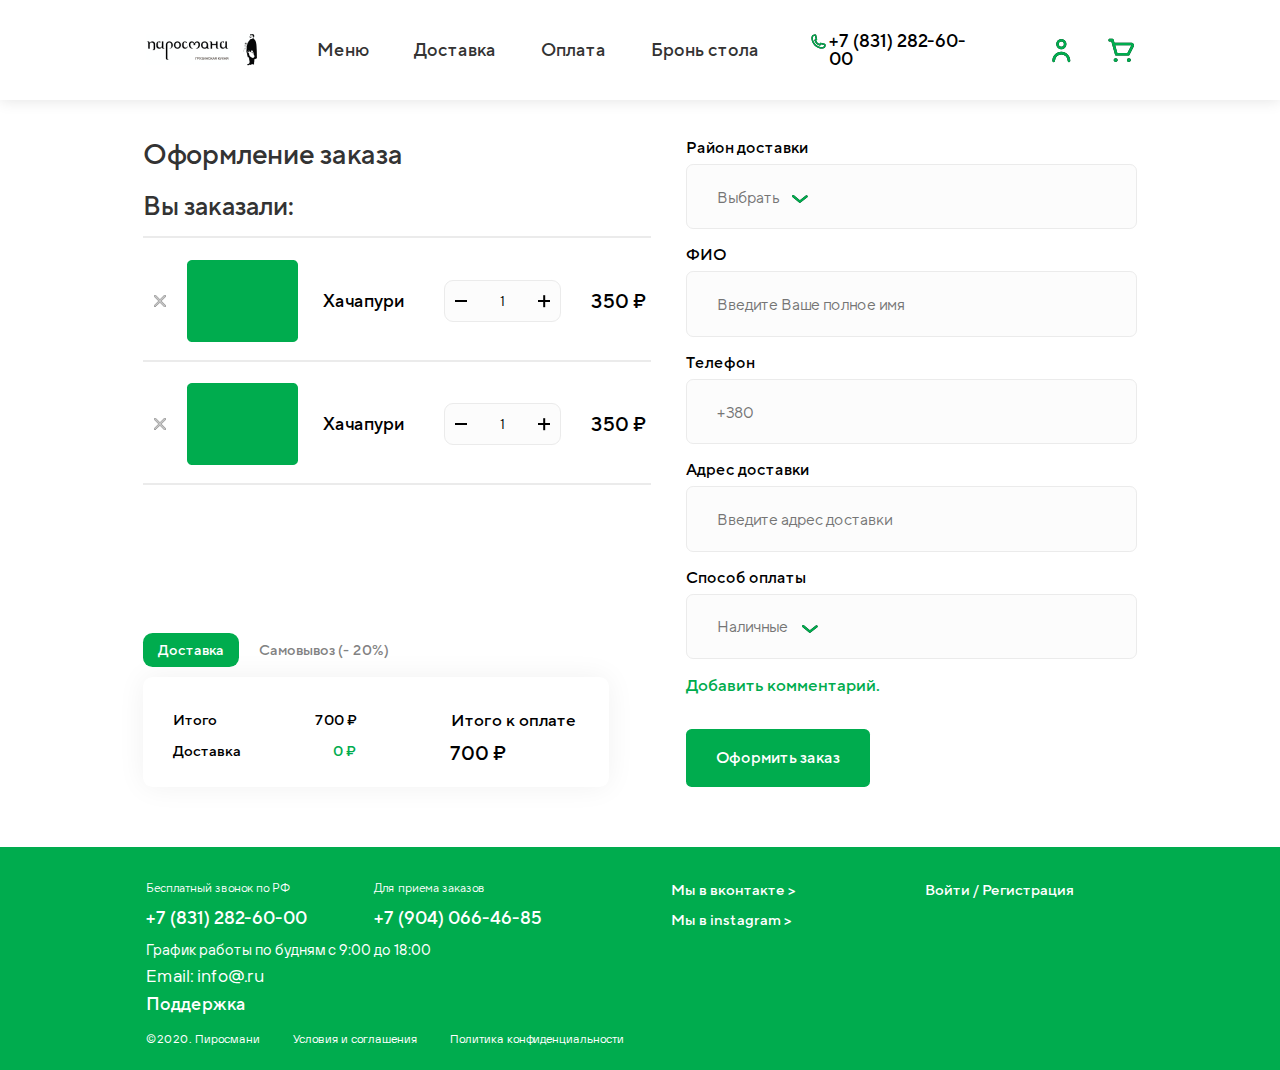
<file: zakaz.html>
<!DOCTYPE html>
<html lang="ru">
<head>
    <meta charset="UTF-8">
    <meta name="viewport" content="width=device-width, initial-scale=1.0">
    <link rel="stylesheet" href="css/style-zakaz.min.css">
    <title>Pirosmani</title>
</head>
<body>
    <div class="page">
        <div class="popup">
    <div class="cabinet">
        <div class="cabinet__close">
            <img src="img/close.svg" alt="">
        </div>
        <div class="cabinet__img">
            <img src="img/personGrey.svg" alt="">
        </div>
        <div class="cabinet__text">Войти в личный кабинет</div>
        <input type="tel" placeholder="Телефон" class="cabinet__tel">
        <input type="password" placeholder="Пароль" class="cabinet__pass">
        <div class="cabinet__ask">Забыли пароль?</div>
        <div class="cabinet__btn">Войти</div>
        <div class="cabinet__subtext">Впервые у нас? <span>Зарегистрироваться</span></div>
    </div>
    <div class="pasrec">
        <div class="cabinet__close">
            <img src="img/close.svg" alt="">
        </div>
        <div class="cabinet__img">
            <img src="img/personGrey.svg" alt="">
        </div>
        <div class="cabinet__text">Восстановление пароля</div>
        <input type="tel" placeholder="Введите телефон" class="cabinet__tel">
        <input type="password" minlength="6" placeholder="Новый пароль (мин. 6 символов)" class="cabinet__pass">
        <input type="password" placeholder="Подтвердите пароль" class="cabinet__pass">
        <div class="pasrec__row">
            <div class="pasrec__subtext">Отменить</div>
            <div class="pasrec__btn">Обновить пароль</div>
        </div>
    </div>
    <div class="regist">
        <div class="cabinet__close">
            <img src="img/close.svg" alt="">
        </div>
        <div class="cabinet__img">
            <img src="img/personGrey.svg" alt="">
        </div>
        <div class="cabinet__text">Регистрация</div>
        <input type="tel" placeholder="Введите телефон" class="cabinet__tel">
        <input type="password" minlength="6" placeholder="Пароль" class="cabinet__pass">
        <input type="password" placeholder="Подтвердите пароль" class="cabinet__pass">
        <div class="regist__body">
            <label for="element1" class="custom-checkbox">
                <input type="checkbox" id="element1" class="regist__1">
                <span>Хочу получать выгодные предложения от магазина</span>
            </label>
            <label for="element2" class="custom-checkbox">
                <input type="checkbox" id="element2" class="regist__1" checked="checked">
                <span class="span"><span class="p">Принимаю условия <span class="em">Пользовательского соглашения,</span> <span class="i">Политики конфиденциальности</span></span></span>
            </label>
        </div>
        <div class="cabinet__btn regist__btn">Зарегистрироваться</div>
    </div>
    <div class="subscribe">
        <div class="cabinet__close">
            <img src="img/close.svg" alt="">
        </div>
        <div class="cabinet__img">
            <img src="img/email.svg" alt="">
        </div>
        <div class="cabinet__text">Подпишитесь на нашу рассылку и получите промокод на 500 RUB!</div>
        <input type="email" placeholder="E-mail" class="subscribe__email">
        <div class="cabinet__btn">Отправить</div>
    </div>
    <div class="bron">
        <div class="bron__close">
            <img src="img/plusBig.png" alt="">
        </div>
        <div class="bron__title">Бронирование стола</div>
        <input type="text" placeholder="Имя" class="bron__input-big bron__name">
        <div class="bron__row">
            <div class="bron__column">
                <input type="tel" placeholder="+380" class="bron__input-small bron__tel">
                <label for="time" class="bron__label">
                    <span>Время:</span>
                    <input type="time" id="time" class="bron__input-small bron__time">
                </label>
            </div>
            <div class="bron__column">
                <input type="number" placeholder="Количество человек" class="bron__input-small bron__num">
                <label for="data" class="bron__label">
                    <span>Дата:</span>
                    <input type="date" id="data" class="bron__input-small bron__date">
                </label>
            </div>
        </div>
        <div class="bron__btn">Забронировать</div>
    </div>
</div>
<header>
    <div class="container">
        <div class="container-header">
            <div class="header__block">
                <div class="header__burger">
                    <div class="menu__icon"></div>
                </div>
                <a href="index.html" class="header__logo">
                    <img src="img/logo.png" alt="">
                </a>
                <div class="header__nav nav">
                    <div class="big__nav">
                        <div class="nav__menu-active">
                            <div class="nav__menu-block">
                                <div class="nav__menu-body">
                            <div class="nav__menu-img">
                                <img src="img/1.svg" alt="">
                            </div>
                            <div class="nav__menu-text">Супы</div>
                                </div>
                                <div class="nav__menu-body">
                            <div class="nav__menu-img">
                                <img src="img/2.svg" alt="">
                            </div>
                            <div class="nav__menu-text">Хачапури</div>
                                </div>
                                <div class="nav__menu-body">
                            <div class="nav__menu-img">
                                <img src="img/3.svg" alt="">
                            </div>
                            <div class="nav__menu-text">Холодные закуски</div>
                                </div>
                                <div class="nav__menu-body">
                            <div class="nav__menu-img">
                                <img src="img/4.svg" alt="">
                            </div>
                            <div class="nav__menu-text">Хинкали</div>
                                </div>
                                <div class="nav__menu-body">
                            <div class="nav__menu-img">
                                <img src="img/5.svg" alt="">
                            </div>
                            <div class="nav__menu-text">Шашлык</div>
                                </div>
                                <div class="nav__menu-body">
                            <div class="nav__menu-img">
                                <img src="img/6.svg" alt="">
                            </div>
                            <div class="nav__menu-text">Соусы</div>
                                </div>
                                <div class="nav__menu-body">
                            <div class="nav__menu-img">
                                <img src="img/7.svg" alt="">
                            </div>
                            <div class="nav__menu-text">Салаты</div>
                                </div>
                                <div class="nav__menu-body">
                            <div class="nav__menu-img">
                                <img src="img/8.svg" alt="">
                            </div>
                            <div class="nav__menu-text">Горячие блюда</div>
                                </div>
                                <div class="nav__menu-body">
                            <div class="nav__menu-img">
                                <img src="img/9.svg" alt="">
                            </div>
                            <div class="nav__menu-text">Гарнир</div>
                                </div>
                                <div class="nav__menu-body">
                            <div class="nav__menu-img">
                                <img src="img/10.svg" alt="">
                            </div>
                            <div class="nav__menu-text">Десерты</div>
                                </div>
                                <div class="nav__menu-body">
                            <div class="nav__menu-img">
                                <img src="img/11.svg" alt="">
                            </div>
                            <div class="nav__menu-text">Напитки</div>
                                </div>
                            </div>
                        </div>
                    </div>
                    <div class="header__list">
                        <div class="nav__item nav__menu ">Меню</div> 
                        <a href="dostavka.html" class="nav__item">Доставка</a>
                        <a href="oplata.html" class="nav__item">Оплата</a>
                        <a class="nav__item nav__item-bron">Бронь стола</a>
                    </div>
                </div>
                <div class="header__tel"><span>+7 (831) 282-60-00</span></div>
                <div class="header__prof"></div>
                <a href="cart.html" class="header__cart"></a>
            </div>
            <div class="shadow">
                    <div class="shadow__header"></div>
                    <div class="shadow__main">
                        <div class="shadow__list">
                            <div class="shadow__item shadow__item-menu">
                                <div class="shadow__img">
                                    <img src="img/12.svg" alt="">
                                </div>
                                <div class="shadow__text shadow__text-menu"><span>Меню</span></div>
                                <div class="shadow__btn shadow__btn0">
                                    <img src="img/ArrowWhite.svg" alt="">
                                </div>
                            </div>
                            <div class="shadow__block">
                        <div class="nav__menu-body nav__menu-body-shadow">
                    <div class="nav__menu-img nav__menu-img-shadow">
                        <img src="img/1.1.svg" alt="">
                    </div>
                    <div class="nav__menu-text nav__menu-text-shadow">Супы</div>
                        </div>
                        <div class="nav__menu-body nav__menu-body-shadow">
                    <div class="nav__menu-img nav__menu-img-shadow">
                        <img src="img/2.1.svg" alt="">
                    </div>
                    <div class="nav__menu-text nav__menu-text-shadow">Хачапури</div>
                        </div>
                        <div class="nav__menu-body nav__menu-body-shadow">
                    <div class="nav__menu-img nav__menu-img-shadow">
                        <img src="img/3.1.svg" alt="">
                    </div>
                    <div class="nav__menu-text nav__menu-text-shadow">Холодные закуски</div>
                        </div>
                        <div class="nav__menu-body nav__menu-body-shadow">
                    <div class="nav__menu-img nav__menu-img-shadow">
                        <img src="img/4.1.svg" alt="">
                    </div>
                    <div class="nav__menu-text nav__menu-text-shadow">Хинкали</div>
                        </div>
                        <div class="nav__menu-body nav__menu-body-shadow">
                    <div class="nav__menu-img nav__menu-img-shadow">
                        <img src="img/5.1.svg" alt="">
                    </div>
                    <div class="nav__menu-text nav__menu-text-shadow">Шашлык</div>
                        </div>
                        <div class="nav__menu-body nav__menu-body-shadow">
                    <div class="nav__menu-img nav__menu-img-shadow">
                        <img src="img/6.1.svg" alt="">
                    </div>
                    <div class="nav__menu-text nav__menu-text-shadow">Соусы</div>
                        </div>
                        <div class="nav__menu-body nav__menu-body-shadow">
                    <div class="nav__menu-img nav__menu-img-shadow">
                        <img src="img/7.1.svg" alt="">
                    </div>
                    <div class="nav__menu-text nav__menu-text-shadow">Салаты</div>
                        </div>
                        <div class="nav__menu-body nav__menu-body-shadow">
                    <div class="nav__menu-img nav__menu-img-shadow">
                        <img src="img/8.1.svg" alt="">
                    </div>
                    <div class="nav__menu-text nav__menu-text-shadow">Горячие блюда</div>
                        </div>
                        <div class="nav__menu-body nav__menu-body-shadow">
                    <div class="nav__menu-img nav__menu-img-shadow">
                        <img src="img/9.1.svg" alt="">
                    </div>
                    <div class="nav__menu-text nav__menu-text-shadow">Гарнир</div>
                        </div>
                        <div class="nav__menu-body nav__menu-body-shadow">
                    <div class="nav__menu-img nav__menu-img-shadow">
                        <img src="img/10.1.svg" alt="">
                    </div>
                    <div class="nav__menu-text nav__menu-text-shadow">Десерты</div>
                        </div>
                        <div class="nav__menu-body nav__menu-body-shadow">
                    <div class="nav__menu-img nav__menu-img-shadow2">
                        <img src="img/11.1.svg" alt="">
                    </div>
                    <div class="nav__menu-text nav__menu-text-shadow">Напитки</div>
                        </div>
                            </div>
                            <div class="shadow__item">
                          <div class="shadow__img">
                              <img src="img/13.svg" alt="">
                          </div>
                          <a href="dostavka.html" class="shadow__text"><span>Доставка</span></a>
                          <a href="dostavka.html" class="shadow__btn">
                              <img src="img/ArrowWhite.svg" alt="">
                          </a>
                            </div>
                            <div class="shadow__item">
                          <div class="shadow__img">
                              <img src="img/14.svg" alt="">
                          </div>
                          <a href="oplata.html" class="shadow__text"><span>Оплата</span></a>
                          <a href="oplata.html" class="shadow__btn">
                              <img src="img/ArrowWhite.svg" alt="">
                          </a>
                            </div>
                            <div class="shadow__item shadow__item-sub">
                        <div class="shadow__img">
                            <img src="img/15.svg" alt="">
                        </div>
                        <a href="support.html" class="shadow__text"><span>Поддержка</span></a>
                        <a href="support.html" class="shadow__btn">
                            <img src="img/ArrowWhite.svg" alt="">
                        </a>
                            </div>
                        </div>
                    </div>
            </div>
        </div>  
    </div> 
</header>



        <main>
            <div class="cart">
                <div class="container container-header">
                    <div class="zakaaazz">
                        <div class="cart__main-row">
                        <div class="cart__column1">
                            <div class="cart__block1">
                                <div class="cart__bigtitle">Оформление заказа</div>
                                <div class="cart__title">Вы заказали:</div>
                                <div class="cart__object cart-object">
                                    <div class="cart-object__row">
                                        <div class="cart-object__close">
                                            <img src="img/close1.svg" alt="">
                                        </div>
                                        <div class="cart-object__image">
                                            <img src="img/5.png" alt="">
                                        </div>
                                        <div class="cart-object__item555">
                                            <div class="cart-object__name">Хачапури</div>
                                            <div class="tovar__colvo"><span class="tovar__all"><span class="tovar__minus"></span>1<span class="tovar__plus"></span></span></div>
                                        </div>
                                        <div class="cart-object__price">350 ₽</div>
                                    </div>
                                </div>
                                <div class="cart__object cart-object">
                                    <div class="cart-object__row">
                                        <div class="cart-object__close">
                                            <img src="img/close1.svg" alt="">
                                        </div>
                                        <div class="cart-object__image">
                                            <img src="img/5.png" alt="">
                                        </div>
                                        <div class="cart-object__item555">
                                            <div class="cart-object__name">Хачапури</div>
                                            <div class="tovar__colvo"><span class="tovar__all"><span class="tovar__minus"></span>1<span class="tovar__plus"></span></span></div>
                                        </div>
                                        <div class="cart-object__price">350 ₽</div>
                                    </div>
                                </div>
                                
                            </div>
                            <div class="zakaz__block1 zakaz-block1">
                                <div class="zakaz-block1__row">
                                    <div class="zakaz-block1__btn zakaz-block1__btn-active zakaz-block1__btn1">Доставка</div>
                                    <div class="zakaz-block1__btn zakaz-block1__btn2">Самовывоз (- 20%)</div>
                                </div>
                                <div class="zakaz-block1__body">
                                    <div class="zakaz-block1__subrow1">
                                        <div class="zakaz-block1__name1">Итого</div>
                                        <div class="zakaz-block1__price1">700 ₽ </div>
                                        <div class="zakaz-block1__itog1">Итого к оплате</div>
                                    </div>
                                    <div class="zakaz-block1__subrow2">
                                        <div class="zakaz-block1__name2">Доставка</div>
                                        <div class="zakaz-block1__price2">0  ₽</div>
                                        <div class="zakaz-block1__itog2">700 ₽</div>
                                    </div>
                                </div>
                            </div>
                        </div>
                        <div class="cart__column2">
                            <div class="zakaz__block2 zakaz-block2">
                                <div class="zakaz-block2__body zakaz-block2__body-rayon">
                                    <div class="zakaz-block2__name">Район доставки</div>
                                    <div class="zakaz-block2__input-span1">
                                        <input type="text" class="zakaz-block2__input" placeholder="Выбрать">
                                        <span>
                                            <img src="img/arrow-down.svg" alt="">
                                        </span>
                                    </div>
                                </div>
                                <div class="zakaz-block2__body zakaz-block2__body-fio">
                                    <div class="zakaz-block2__name">ФИО</div>
                                    <input type="text" class="zakaz-block2__input" placeholder="Введите Ваше полное имя">
                                </div>
                                <div class="zakaz-block2__body zakaz-block2__body-tel">
                                    <div class="zakaz-block2__name">Телефон</div>
                                    <input type="text" class="zakaz-block2__input" placeholder="+380">
                                </div>
                                <div class="zakaz-block2__body zakaz-block2__body-adres">
                                    <div class="zakaz-block2__name">Адрес доставки</div>
                                    <input type="text" class="zakaz-block2__input" placeholder="Введите адрес доставки">
                                </div>
                                <div class="zakaz-block2__body zakaz-block2__body-oplata">
                                    <div class="zakaz-block2__name">Способ оплаты</div>
                                    <div class="zakaz-block2__input-span2">
                                        <input type="text" class="zakaz-block2__input" placeholder="Наличные">
                                        <span>
                                            <img src="img/arrow-down.svg" alt="">
                                        </span>
                                    </div>
                                </div>
                                <div class="zakaz-block2__body zakaz-block2__body-com">
                                    <div class="zakaz-block2__name">Комментарий к заказу</div>
                                    <input type="text" class="zakaz-block2__input" placeholder="Введите ваш комментарий...">
                                </div>
                                <div class="zakaz-block2__body zakaz-block2__body-kogda">
                                    <div class="zakaz-block2__name">Когда заберете?</div>
                                    <div class="zakaz-block2__input-span3">
                                        <input type="text" class="zakaz-block2__input" placeholder="В ближайшее время">
                                        <span>
                                            <img src="img/arrow-down.svg" alt="">
                                        </span>
                                    </div>
                                </div>
                                <div class="zakaz-block2__com active1820">Добавить комментарий.</div>
                                <div class="zakaz-block2__btn">Оформить заказ</div>
                            </div>
                        </div>
                        </div>
                    </div>
                </div>
            </div>         
        </main>
        
<footer>
    <div class="footer">
        <div class="container container-header">
            <div class="footer__body">
                <div class="footer__row1">
                    <div class="footer__block1">
                        <div class="footer__title">Бесплатный звонок по РФ</div>
                        <div class="footer__text">+7 (831) 282-60-00</div>
                    </div>
                    <div class="footer__block1">
                        <div class="footer__title">Для приема заказов</div>
                        <div class="footer__text">+7 (904) 066-46-85</div>
                    </div>
                    <div class="footer__block2">
                        <a href="https://m.vk.com/main.php?subdir=login&m=1&email=" class="footer__text2">Мы в вконтакте ></a>
                        <a href="https://www.instagram.com/" class="footer__text2">Мы в instagram ></a>
                    </div>
                    <div class="footer__block3">
                        <div class="header__prof footer__text3">Войти / Регистрация</div>
                    </div>
                </div>
                <div class="footer__subbody">
                    <div class="footer__subtext1">График работы по будням с 9:00 до 18:00</div>
                    <div class="footer__subtext2">Email: info@.ru</div>
                    <a href="support.html" class="footer__subtext3">Поддержка</a>
                    <div class="footer__row2">
                        <div class="footer__sulka">©2020. Пиросмани</div>
                        <div class="footer__sulka">Условия и соглашения</div>
                        <div class="footer__sulka">Политика конфиденциальности</div>
                    </div>
                </div>    
            </div>
        </div>
    </div>
</footer>
    </div>

    <script src="https://code.jquery.com/jquery-3.5.1.min.js"></script>
    <script src="js/slick.min.js"></script>
    <script src="js/script.min.js"></script>
</body>
</html>
</file>
<file: css/style.min.css>
*{padding:0;margin:0;border:0}*,:after,:before{-webkit-box-sizing:border-box;box-sizing:border-box}:active,:focus{outline:0}a:active,a:focus{outline:0}aside,footer,header,nav{display:block}body,html{height:100%;width:100%;font-size:100%;line-height:1;font-size:14px;-ms-text-size-adjust:100%;-moz-text-size-adjust:100%;-webkit-text-size-adjust:100%}button,input,textarea{font-family:inherit}input::-ms-clear{display:none}button{cursor:pointer}button::-moz-focus-inner{padding:0;border:0}a,a:visited{text-decoration:none}a:hover{text-decoration:none}li,ul{list-style:none}img{vertical-align:top}h1,h2,h3,h4,h5,h6{font-size:inherit;font-weight:400}@font-face{font-family:TTHovesR;font-display:swap;src:url(../fonts/TTHoves-Regular.woff) format('woff'),url(../fonts/TTHoves-Regular.woff2) format('woff2');font-weight:'400';font-style:normal}@font-face{font-family:TTNormsM;font-display:swap;src:url(../fonts/TTNormsPro-Medium.woff) format('woff'),url(../fonts/TTNormsPro-Medium.woff2) format('woff2');font-weight:'500';font-style:normal}@font-face{font-family:TTNormsR;font-display:swap;src:url(../fonts/TTNormsPro-Regular.woff) format('woff'),url(../fonts/TTNormsPro-Regular.woff2) format('woff2');font-weight:'400';font-style:normal}@font-face{font-family:TTNormsB;font-display:swap;src:url(../fonts/TTNormsPro-Bold.woff) format('woff'),url(../fonts/TTNormsPro-Bold.woff2) format('woff2');font-weight:'700';font-style:normal}body{font-family:TTNormsR}body,html{height:100%}.container{max-width:1100px;margin:0 auto;position:relative;padding:0 10px}.container-header{max-width:995px;margin:0 auto;padding:0 3px}.header__burger{cursor:pointer;height:23px;width:30px;-webkit-box-pack:center;-ms-flex-pack:center;justify-content:center;-webkit-box-align:center;-ms-flex-align:center;align-items:center;display:none;z-index:510;margin-right:14%}.header__burger-back{cursor:pointer;height:23px;width:30px;background:#00ac4e;border-radius:5px;position:relative;top:0;left:0;z-index:520;margin-right:14%}.header__burger-back::before{content:'';background-image:url(../img/Arrow-back.svg);background-repeat:no-repeat;width:10px;height:12px;margin-left:2px}.menu__icon{position:relative;width:30px;height:3.2px;background:#333;border-radius:4.5px}.menu__icon::before{content:'';position:absolute;left:0;display:block;top:-8px;width:25px;height:3.2px;background:#333;border-radius:4.5px}.menu__icon::after{position:absolute;content:'';left:0;display:block;top:8px;width:20px;height:3.2px;background:#333;border-radius:4.5px}.menu-active{opacity:1;visibility:visible}.header__list{display:-webkit-box;display:-ms-flexbox;display:flex;-webkit-box-align:center;-ms-flex-align:center;align-items:center}.header__block{height:100px;display:-webkit-box;display:-ms-flexbox;display:flex;-webkit-box-align:center;-ms-flex-align:center;align-items:center}.header__nav{display:-webkit-box;display:-ms-flexbox;display:flex;-webkit-box-flex:1;-ms-flex:1 0 auto;flex:1 0 auto}.header__logo{z-index:510;margin:0 15px 0 0}.header__tel{cursor:pointer;margin:0 65px 0 70px;position:relative;font-family:TTNormsM;font-size:18px;color:#000}.header__tel::before{content:'';position:absolute;top:1px;left:-19px;background:url(../img/phone.svg) no-repeat;width:17px;height:17px}.header__prof{cursor:pointer;background:url(../img/person.svg) no-repeat;width:31px;height:31px;margin:0 30px 0 0}.header__cart{cursor:pointer;background:url(../img/shopping-cart.svg) no-repeat;width:31px;height:31px}header{height:100px;-webkit-box-shadow:0 0 15px rgba(0,0,0,.12);box-shadow:0 0 15px rgba(0,0,0,.12)}.nav__item{display:block;-webkit-user-select:none;-moz-user-select:none;-ms-user-select:none;user-select:none;cursor:pointer;margin:0 0 0 45px;font-family:TTNormsM;font-size:18px;color:#333}.nav__menu{z-index:5;cursor:pointer;-webkit-user-select:none;-moz-user-select:none;-ms-user-select:none;user-select:none}.nav__menu-active{position:absolute;top:-15px;left:21px;width:158px;height:350px;background-color:#fff;-webkit-box-shadow:0 0 15px rgba(0,0,0,.12);box-shadow:0 0 15px rgba(0,0,0,.12);border-radius:12px;z-index:5;opacity:0;visibility:hidden;-webkit-transition:opacity .3s ease 0s;-o-transition:opacity .3s ease 0s;transition:opacity .3s ease 0s}.nav__menu-block{padding:50px 0 0 25px}.nav__menu-body{cursor:pointer;display:-webkit-box;display:-ms-flexbox;display:flex;-webkit-box-align:center;-ms-flex-align:center;align-items:center}.nav__menu-body:not(:last-child){margin-bottom:10px}.nav__menu-text{margin-top:2px;margin-left:5px;font-family:TTHovesR;font-size:11px;color:#333}.nav__menu span{z-index:60}.big__nav{position:relative}.shadow{position:fixed;width:100%;height:100%;top:0;left:-100%;overflow:auto;display:-webkit-box;display:-ms-flexbox;display:flex;-webkit-transition:left .2s ease-in;-o-transition:left .2s ease-in;transition:left .2s ease-in;z-index:500;background-color:rgba(169,169,169,.6)}.shadow-active{left:0;-webkit-transition:left .2s ease-in;-o-transition:left .2s ease-in;transition:left .2s ease-in}.shadow__header{height:100px;width:60%;position:absolute;top:0;left:0;background-color:#fff;border-radius:8px;z-index:501}.shadow__main{width:60%;background:#343e48;margin-top:95px;overflow:auto}.shadow__list{width:100%;padding:50px 35px}.shadow__item{-webkit-user-select:none;-moz-user-select:none;-ms-user-select:none;user-select:none;display:-webkit-box;display:-ms-flexbox;display:flex;-webkit-box-align:center;-ms-flex-align:center;align-items:center;margin-bottom:35px;position:relative}.shadow__item-sub{margin-top:80px}.shadow__text{font-family:TTHovesR;font-size:30px;color:#fff}.shadow__text span{cursor:pointer}.shadow__btn{position:absolute;right:0;margin-top:6px;-webkit-transition:-webkit-transform .1s ease 0s;transition:-webkit-transform .1s ease 0s;-o-transition:transform .1s ease 0s;transition:transform .1s ease 0s;transition:transform .1s ease 0s,-webkit-transform .1s ease 0s}.shadow__btn img{width:13px}.shadow__btn-rotate{-webkit-transform:rotate(90deg);-ms-transform:rotate(90deg);transform:rotate(90deg);-webkit-transition:-webkit-transform .1s ease 0s;transition:-webkit-transform .1s ease 0s;-o-transition:transform .1s ease 0s;transition:transform .1s ease 0s;transition:transform .1s ease 0s,-webkit-transform .1s ease 0s}.shadow__img{width:25px;margin-right:20px;margin-top:5px}.shadow__img img{width:25px}.shadow__block{display:none;margin:-15px 0 30px 25%}.nav__menu-text-shadow{color:#f2f2f2;font-size:22px;font-family:TTHovesR}.nav__menu-img-shadow img{width:20px}.nav__menu-img-shadow2 img{width:14px}.nav__menu-body-shadow:not(:last-child){margin-bottom:17px}.cabinet{opacity:0;visibility:hidden;-webkit-transition:opacity .3s ease 0s;-o-transition:opacity .3s ease 0s;transition:opacity .3s ease 0s;position:absolute;top:50%;left:50%;margin-top:-210px;margin-left:-179px;width:358px;height:420px;background:#fff;-webkit-box-shadow:0 0 17.7465px rgba(0,0,0,.12);box-shadow:0 0 17.7465px rgba(0,0,0,.12);border-radius:17.4636px;z-index:50}.cabinet__close{position:relative;cursor:pointer}.cabinet__close img{position:absolute;top:10px;right:10px}.cabinet__img{margin:30px 0 15px 0;text-align:center}.cabinet__text{font-family:TTNormsM;font-size:17px;text-align:center;color:#000;margin-bottom:30px}.cabinet__tel{display:block;position:relative;left:50%;margin:0 0 20px -134.755px;padding:0 0 0 50px;width:269.81px;height:50.64px;background:#fcfcfc url(../img/phoneGrey.svg) 20px 50% no-repeat;border:.873181px solid #ebebeb;-webkit-box-sizing:border-box;box-sizing:border-box;border-radius:5.91549px}.cabinet__pass{display:block;position:relative;left:50%;margin:0 0 20px -134.755px;padding:0 0 0 50px;width:269.81px;height:50.64px;background:#fcfcfc url(../img/key.svg) 20px 50% no-repeat;border:.873181px solid #ebebeb;-webkit-box-sizing:border-box;box-sizing:border-box;border-radius:5.91549px}.cabinet__ask{display:inline-block;position:relative;left:50%;-webkit-transform:translate(-50%,0);-ms-transform:translate(-50%,0);transform:translate(-50%,0);cursor:pointer;font-family:TTNormsR;font-size:14px;-webkit-text-decoration-line:underline;text-decoration-line:underline;color:#00ac4e;margin-bottom:12px}.cabinet__btn{cursor:pointer;display:-webkit-box;display:-ms-flexbox;display:flex;-webkit-box-pack:center;-ms-flex-pack:center;justify-content:center;-webkit-box-align:center;-ms-flex-align:center;align-items:center;width:143.2px;height:45.41px;position:relative;left:50%;margin-left:-71.6px;background:#00ac4e;border-radius:5.91549px;font-family:TTNormsM;font-size:14px;color:#fff;margin-bottom:25px}.cabinet__subtext{font-family:TTNormsR;font-size:13.5px;text-align:center;color:#000}.cabinet__subtext span{cursor:pointer;color:#00ac4e}.pasrec{opacity:0;visibility:hidden;-webkit-transition:opacity .3s ease 0s;-o-transition:opacity .3s ease 0s;transition:opacity .3s ease 0s;position:absolute;top:50%;left:50%;margin-top:-210px;margin-left:-179px;width:358px;height:420px;background:#fff;-webkit-box-shadow:0 0 17.7465px rgba(0,0,0,.12);box-shadow:0 0 17.7465px rgba(0,0,0,.12);border-radius:17.4636px;z-index:50}.pasrec__row{display:-webkit-box;display:-ms-flexbox;display:flex;-webkit-box-pack:center;-ms-flex-pack:center;justify-content:center;-webkit-box-align:center;-ms-flex-align:center;align-items:center}.pasrec__subtext{cursor:pointer;font-family:TTNormsM;font-size:14px;color:#00ac4e;margin:0 15px 0 0}.pasrec__btn{cursor:pointer;display:-webkit-box;display:-ms-flexbox;display:flex;-webkit-box-pack:center;-ms-flex-pack:center;justify-content:center;-webkit-box-align:center;-ms-flex-align:center;align-items:center;margin:0 0 0 15px;width:143.2px;height:45.41px;background:#00ac4e;border-radius:5.91549px;font-family:TTNormsM;font-size:14px;color:#fff}.regist{opacity:0;visibility:hidden;-webkit-transition:opacity .3s ease 0s;-o-transition:opacity .3s ease 0s;transition:opacity .3s ease 0s;position:absolute;top:50%;left:50%;margin-top:-240px;margin-left:-179px;width:358px;height:480px;background:#fff;-webkit-box-shadow:0 0 17.7465px rgba(0,0,0,.12);box-shadow:0 0 17.7465px rgba(0,0,0,.12);border-radius:17.4636px;z-index:50}.regist__body{width:269.81px;position:relative;left:50%;margin:0 0 0 -134.755px}.regist__1{position:absolute;z-index:-1;opacity:0}.subscribe{opacity:0;visibility:hidden;-webkit-transition:opacity .3s ease 0s;-o-transition:opacity .3s ease 0s;transition:opacity .3s ease 0s;position:absolute;top:50%;left:50%;margin-top:-240px;margin-left:-179px;width:358px;height:480px;background:#fff;-webkit-box-shadow:0 0 17.7465px rgba(0,0,0,.12);box-shadow:0 0 17.7465px rgba(0,0,0,.12);border-radius:17.4636px;z-index:50}.bron{opacity:0;visibility:hidden;-webkit-transition:opacity .3s ease 0s;-o-transition:opacity .3s ease 0s;transition:opacity .3s ease 0s;position:fixed;top:50%;left:50%;margin-top:-174px;margin-left:-327px;width:654px;height:348px;background:#fff;-webkit-box-shadow:0 0 17.7465px #000;box-shadow:0 0 17.7465px #000;border-radius:17.4636px;z-index:50;padding-left:56px;padding:40px 56px 0 56px}.bron__title{font-family:TTNormsM;font-size:24px;color:#000;text-align:center;margin-bottom:17px}.bron__close{cursor:pointer;position:absolute;top:5px;right:7px}.bron__column:nth-child(1){margin-right:34px}.bron__label{position:relative}.bron__label span{-webkit-user-select:none;-moz-user-select:none;-ms-user-select:none;user-select:none;pointer-events:none;position:absolute;top:0;left:0;color:gray;margin-left:17px}.bron__input-big{width:542px;height:48px;background:#fcfcfc;border:.821401px solid #ebebeb;-webkit-box-sizing:border-box;box-sizing:border-box;border-radius:5.5647px;text-align:center;margin-bottom:11px}.bron__input-small{width:253.91px;height:47.66px;background:#fcfcfc;border:.821704px solid #ebebeb;-webkit-box-sizing:border-box;box-sizing:border-box;border-radius:5.5647px;padding-left:17px}.bron__input-small:nth-child(2n){margin-top:13px}.bron__time{padding-left:68px;padding-right:20px}.bron__date{padding-left:58px;padding-right:20px}.bron__row{display:-webkit-box;display:-ms-flexbox;display:flex}.bron__btn{cursor:pointer;width:164px;height:52px;background:#00ac4e;border-radius:6.77465px;display:-webkit-box;display:-ms-flexbox;display:flex;-webkit-box-pack:center;-ms-flex-pack:center;justify-content:center;-webkit-box-align:center;-ms-flex-align:center;align-items:center;font-family:TTNormsM;font-size:16px;color:#fff;margin-top:25px;position:relative;left:50%;-webkit-transform:translate(-50%,0);-ms-transform:translate(-50%,0);transform:translate(-50%,0)}input[type=time]{color:gray;font-size:25px;font-family:helvetica}input[type=date]{color:gray;font-size:15px;font-family:helvetica}input[type=time]::-webkit-datetime-edit-fields-wrapper{display:-webkit-box;display:flex;-webkit-box-align:center;align-items:center}input[type=number]::-webkit-inner-spin-button,input[type=number]::-webkit-outer-spin-button{-webkit-appearance:none;margin:0}input[type=number]{-moz-appearance:textfield}input[type=number]:focus,input[type=number]:hover{-moz-appearance:number-input}input[type=number]::-webkit-inner-spin-button,input[type=number]::-webkit-outer-spin-button{-webkit-appearance:none;margin:0}.active1820{opacity:1;visibility:visible;-webkit-transition:opacity .3s ease 0s;-o-transition:opacity .3s ease 0s;transition:opacity .3s ease 0s}.popup{position:absolute}.popup-active{position:fixed;width:100%;height:100%;background-color:rgba(169,169,169,.65);z-index:600}.body__des{overflow:hidden}html{overflow-y:scroll}.custom-checkbox .span{cursor:pointer;display:-webkit-inline-box;display:-ms-inline-flexbox;display:inline-flex;-webkit-box-align:center;-ms-flex-align:center;align-items:center;-webkit-user-select:none;-moz-user-select:none;-ms-user-select:none;user-select:none;font-family:TTNormsR;font-size:11.5px;color:#adb5bd;margin-bottom:12px}.custom-checkbox .span::before{content:'';display:inline-block;width:14px;height:14px;-ms-flex-negative:0;flex-shrink:0;-webkit-box-flex:0;-ms-flex-positive:0;flex-grow:0;border:2px solid #adb5bd;border-radius:50%;margin-right:12px}.custom-checkbox .span .p .em,.custom-checkbox .span .p .i{color:#00ac4e}.custom-checkbox>input:not(:disabled):not(:checked)+.span:hover::before{border-color:#00ac4e}.custom-checkbox>input:checked+.span::before{border-color:#00ac4e;background-color:#00ac4e}.zabron{cursor:pointer;position:relative;left:50%;-webkit-transform:translate(-50%,0);-ms-transform:translate(-50%,0);transform:translate(-50%,0);width:310px;height:40px;margin:10px 0 0 0;background:#00ac4e;border-radius:5px;font-family:TTNormsM;font-size:15px;color:#fff;display:none;-webkit-box-pack:center;-ms-flex-pack:center;justify-content:center;-webkit-box-align:center;-ms-flex-align:center;align-items:center}.zabron__text{position:relative;padding-right:25px}.zabron__text::after{content:'';position:absolute;top:0;right:0;background-image:url(../img/ArrowWw.svg);background-repeat:no-repeat;background-size:17px 17px;width:17px;height:17px}.sub{margin:60px 0 0 0}.sub__block{max-width:1110px;margin:0 auto;height:253.71px;background:-webkit-gradient(linear,left top,left bottom,from(#f1f1fb),to(#ebebf5));background:-o-linear-gradient(top,#f1f1fb 0,#ebebf5 100%);background:linear-gradient(180deg,#f1f1fb 0,#ebebf5 100%);-webkit-box-shadow:0 0 18.0727px rgba(0,0,0,.03);box-shadow:0 0 18.0727px rgba(0,0,0,.03);border-radius:18.0727px}.sub__row{display:-webkit-box;display:-ms-flexbox;display:flex}.sub__body{margin:40.77px 15.8% 57.99px 9%}.sub__text1{font-family:TTNormsR;font-size:31px;color:#333;margin-bottom:10px}.sub__text2{font-family:TTNormsR;font-size:19px;color:#828282;margin-bottom:32px}.sub__btn{cursor:pointer;width:217px;height:52px;display:-webkit-box;display:-ms-flexbox;display:flex;-webkit-box-pack:center;-ms-flex-pack:center;justify-content:center;-webkit-box-align:center;-ms-flex-align:center;align-items:center;background-color:#00ac4e;border-radius:4.51818px;font-family:TTNormsM;font-size:25px;color:#fff}.categories{margin-top:30px}.categories__block{position:relative}.categories__item span{-webkit-user-select:none;-moz-user-select:none;-ms-user-select:none;user-select:none;cursor:pointer;display:inline-block;font-family:TTHovesR;font-size:23px;color:#4f4f4f;padding:8px 15px}.categories__item-active span{background:#00ac4e;border-radius:5px;color:#fff}.categories__arrow-next{cursor:pointer;position:absolute;top:7px;right:-2.5%}.slick-list{overflow:hidden}.slick-track{display:-webkit-box;display:-ms-flexbox;display:flex}.shop__row{display:-webkit-box;display:-ms-flexbox;display:flex;-ms-flex-wrap:wrap;flex-wrap:wrap}.shop__bigrow{display:-webkit-box;display:-ms-flexbox;display:flex;-webkit-box-pack:center;-ms-flex-pack:center;justify-content:center}.shop__item{width:205px;margin:0 .5% 55px .5%}.shop__title{font-family:TTNormsM;font-size:27px;color:#000;margin:30px 0 40px 0}.shop__image{width:inherit;height:125px;background:-webkit-gradient(linear,left top,left bottom,from(#fff),color-stop(.01%,#e5e5e5),to(#e6e6e6));background:-o-linear-gradient(top,#fff 0,#e5e5e5 .01%,#e6e6e6 100%);background:linear-gradient(180deg,#fff 0,#e5e5e5 .01%,#e6e6e6 100%);border-radius:4.52641px;display:-webkit-box;display:-ms-flexbox;display:flex;-webkit-box-pack:center;-ms-flex-pack:center;justify-content:center;-webkit-box-align:center;-ms-flex-align:center;align-items:center}.shop__name{display:block;font-family:TTNormsM;font-size:14px;color:#000;margin:10px 0 5px 0}.shop__text{font-family:TTNormsR;font-size:12px;color:#000;margin:0 0 12px 0}.shop__rating{display:-webkit-box;display:-ms-flexbox;display:flex}.shop__rating1,.shop__rating2,.shop__rating3,.shop__rating4{cursor:pointer;background:url(../img/starGreen.png) no-repeat;width:12.07px;height:12.07px;margin:0 4px 0 0}.shop__rating5{cursor:pointer;background:url(../img/starGrey.png) no-repeat;width:12.07px;height:12.07px}.shop__price{font-family:TTNormsM;font-size:18px;color:#000;margin:10px 0 24px 0}.shop__price span{font-family:TTNormsR;font-size:12px;color:#828282;margin:0 0 0 18px}.shop__btn{cursor:pointer;width:140px;height:40px;display:-webkit-box;display:-ms-flexbox;display:flex;-webkit-box-pack:center;-ms-flex-pack:center;justify-content:center;-webkit-box-align:center;-ms-flex-align:center;align-items:center;font-family:TTNormsM;font-size:18px;color:#fff;background:#00ac4e;border-radius:4.52641px}.shop__pagination{cursor:pointer;-webkit-user-select:none;-moz-user-select:none;-ms-user-select:none;user-select:none;display:-webkit-box;display:-ms-flexbox;display:flex;-webkit-box-pack:center;-ms-flex-pack:center;justify-content:center;-webkit-box-align:center;-ms-flex-align:center;align-items:center;margin-bottom:60px;height:42px}.shop__pagination-item{font-family:TTNormsM;font-size:20px;color:#000;padding:10px;-webkit-transition:all .3s ease 0s;-o-transition:all .3s ease 0s;transition:all .3s ease 0s}.shop__pagination-item:not(:last-child){margin-right:10px}.shop__pagination-item-active{background:#00ac4e;border-radius:5px;color:#fff;width:41px;height:41px;display:-webkit-box;display:-ms-flexbox;display:flex;-webkit-box-pack:center;-ms-flex-pack:center;justify-content:center;-webkit-box-align:center;-ms-flex-align:center;align-items:center;-webkit-transition:all .3s ease 0s;-o-transition:all .3s ease 0s;transition:all .3s ease 0s}.shop__big--image{display:-webkit-box;display:-ms-flexbox;display:flex;-webkit-box-pack:center;-ms-flex-pack:center;justify-content:center}.shop__big--image img{max-width:100%}.delivery__block{margin:60px 0;display:-webkit-box;display:-ms-flexbox;display:flex;background:#f2f2f2;-webkit-box-shadow:0 0 18.0727px rgba(0,0,0,.03);box-shadow:0 0 18.0727px rgba(0,0,0,.03);border-radius:18.0727px}.delivery__body{margin:30px 5% 0 40px}.delivery__text{font-family:TTNormsR;font-size:31px;line-height:38px;color:#333;margin-bottom:35px}.delivery__btn{cursor:pointer;width:170px;font-family:TTNormsM;font-size:25px;color:#fff;padding:10px 20px 10px 20px;background:#00ac4e;border-radius:4.51818px}.footer{background:#00ac4e}.footer__row1{display:-webkit-box;display:-ms-flexbox;display:flex;padding:35px 0 15px 0}.footer__row2{display:-webkit-box;display:-ms-flexbox;display:flex;padding-bottom:25px}.footer__block1:first-child{margin-right:6.8%}.footer__block1:nth-child(2){margin-right:13.07%}.footer__block2{margin-right:13%}.footer__title{font-family:TTNormsR;font-size:12px;color:#fff;margin-bottom:15px}.footer__text{cursor:pointer;font-family:TTNormsM;font-size:18px;color:#fff}.footer__text2{display:block;font-family:TTNormsM;font-size:15px;color:#fff}.footer__text2:not(:last-child){margin-bottom:15px}.footer__text3{cursor:pointer;font-family:TTNormsM;font-size:15px;color:#fff;background:0 0;width:inherit;height:inherit;margin:0}.footer__subtext1{font-family:TTHovesR;font-size:15px;color:#fff;margin-bottom:10px}.footer__subtext2{font-family:TTHovesR;font-size:18px;color:#fff;margin-bottom:10px}.footer__subtext3{display:block;cursor:pointer;font-family:TTNormsM;font-size:18px;color:#fff;margin-bottom:20px}.footer__sulka{cursor:pointer;font-family:TTHovesR;font-size:12px;color:#fff}.footer__sulka:not(:last-child){margin-right:33px}.subscribe{opacity:0;visibility:hidden;-webkit-transition:opacity .3s ease 0s;-o-transition:opacity .3s ease 0s;transition:opacity .3s ease 0s;position:absolute;top:50%;left:50%;margin-top:-126.5px;margin-left:-151.5px;width:303px;height:253px;background:#fff;-webkit-box-shadow:0 0 17.7465px rgba(0,0,0,.12);box-shadow:0 0 17.7465px rgba(0,0,0,.12);border-radius:17.4636px;z-index:50}.subscribe__email{display:block;position:relative;left:50%;margin:0 0 20px -114px;padding:0 0 0 50px;width:228px;height:42px;background:#fcfcfc url(../img/emailGrey.svg) 20px 50% no-repeat;border:.873181px solid #ebebeb;-webkit-box-sizing:border-box;box-sizing:border-box;border-radius:5.91549px}.active1820{opacity:1;visibility:visible;-webkit-transition:opacity .3s ease 0s;-o-transition:opacity .3s ease 0s;transition:opacity .3s ease 0s}.body__des{overflow:hidden}html{overflow-y:scroll}@media (min-width:992px){.nav__item:hover{color:#00ac4e}}@media (max-width:1100px){.shop__row{width:900px}.shop__item{margin:0 1.11% 55px 1.11%}}@media (max-width:1080px){.categories__block{max-width:900px;margin:0 auto}}@media (max-width:1013px){.header__tel{font-size:16.5px}}@media (max-width:1000px){.container-header{padding:0 30px}.header__tel{-webkit-box-flex:0;-ms-flex:0 0 auto;flex:0 0 auto;margin:0 25px 0 0;min-width:28px;height:28px}.header__tel span{display:none}.header__tel::before{position:absolute;top:0;left:0;background-image:url(../img/phone.svg);background-position:0 0;background-repeat:no-repeat;background-size:28px 28px;width:28px;height:28px}.header__prof{margin:0 25px 0 0}.footer__text3{margin:0}}@media (max-width:950px){.categories__arrow-next{right:-1.5%}}@media (max-width:940px){.footer__body{padding-left:7%}.footer__block1:first-child{margin-right:3.4%}.footer__block1:nth-child(2){margin-right:6.5%}.footer__block2{margin-right:6.5%}}@media (max-width:920px){.shop__row{width:660px}}@media (max-width:890px){.delivery__body{margin:30px 0 0 40px}.delivery__text{font-size:25px;line-height:30px;margin-bottom:15px}.delivery__image{min-width:45%}.delivery__image img{width:100%;height:200px}}@media (max-width:850px){.header__burger{display:-webkit-box;display:-ms-flexbox;display:flex}.header__list{display:none}.header__tel span{display:block;margin-left:30px;margin-top:4px}.nav__item{margin:0}.zabron{display:-webkit-box;display:-ms-flexbox;display:flex}.sub{margin:10px 0 0 0}.sub__block{height:200px}.sub__body{margin:40.77px 15% 57.99px 5%;width:40%}.sub__text1{font-size:25px}.sub__text2{font-size:15px}.sub__image{width:40%;height:200px}.sub__image img{max-width:100%;height:inherit}}@media (max-width:820px){.footer__body{padding-left:0}}@media (max-width:768px){.sub__text1{font-size:20px}.sub__text2{font-size:14px;margin-bottom:15px}.footer__body{display:-webkit-box;display:-ms-flexbox;display:flex;-webkit-box-pack:justify;-ms-flex-pack:justify;justify-content:space-between;padding:0 50px}.footer__subbody{padding:33px 0 0 0}.footer__row1{-webkit-box-orient:vertical;-webkit-box-direction:normal;-ms-flex-direction:column;flex-direction:column}.footer__row2{-webkit-box-orient:vertical;-webkit-box-direction:reverse;-ms-flex-direction:column-reverse;flex-direction:column-reverse;margin-top:35px;padding:0}.footer__block1:first-child{margin-right:0;margin-bottom:25px}.footer__block1:nth-child(2){margin-right:0;margin-bottom:25px}.footer__block2{margin-right:0;margin-bottom:25px}.footer__subtext1{margin-bottom:20px}.footer__subtext2{margin-bottom:20px}.footer__sulka:not(:last-child){margin-right:0}.footer__sulka{margin-bottom:15px;font-size:13px}}@media (max-width:700px){.delivery__text{font-size:22px;line-height:25px}}@media (max-width:680px){.shop__row{width:460px}.shop__item{margin:0 2.7% 55px 2.7%}}@media (max-width:670px){.bron__title{font-size:20px}.bron__column:nth-child(1){margin-right:0}.bron__input-big{width:235px;margin-bottom:15px}.bron__input-small{width:235px;height:48px;margin-bottom:15px}.bron__input-small:nth-child(2n){margin-top:0}.bron__row{-webkit-box-orient:vertical;-webkit-box-direction:normal;-ms-flex-direction:column;flex-direction:column}.bron__btn{margin-top:5px}.bron{width:310px;margin-left:-155px;height:468px;margin-top:-234px;padding:39px 37px 0 37px}}@media (max-width:650px){.footer__body{padding:0}}@media (max-width:600px){.header__tel span{display:none}.sub__body{margin:40.77px 10% 57.99px 5%;width:35%}.sub__btn{width:130px;height:30px;font-size:16px}.sub__image{width:50%;height:200px}.sub__image img{max-width:100%;height:inherit}}@media (max-width:550px){.container-header{padding:0 0}.shadow__list{padding:50px 20px}.shadow__item-sub{margin-top:60px}.shadow__text{font-size:25px}.shadow__btn{margin-top:3.5px}.shadow__btn img{width:11px}.shadow__img{margin-top:0;margin-right:10px}.shadow__img img{width:22px}.shadow__block{margin:-15px 0 30px 15%}.nav__menu-text-shadow{font-size:18px}.categories__block{margin:0 10px}.categories__item span{font-size:20px}.delivery__block{margin:60px 10px}.footer__body{margin:0 10px}}@media (max-width:500px){.delivery__body{margin:30px 0 0 15px}.delivery__text{font-size:20px;line-height:22px}.delivery__image{min-width:45%}.delivery__image img{width:100%;height:170px}.footer__subbody{max-width:230px}.footer__row1{min-width:145px;margin-right:20px}.footer__subtext1{line-height:20px}}@media (max-width:480px){.sub__block{height:150px}.sub__body{margin:20px 5% 57.99px 2%;width:40%}.sub__text1{font-size:17px}.sub__text2{font-size:13px}.sub__image{width:53%;height:150px}.sub__image img{max-width:100%;height:inherit}.shop__row{width:210px}.shop__item{margin:0 0 55px 0}}@media (max-width:450px){.categories__item span{font-size:17px;font-family:TTHovesM;padding:8px 10px}.categories__arrow-next{top:2px}}@media (max-width:435px){.footer__row2{margin-top:-5px}.footer__title{font-size:11px}.footer__text3{font-size:14px}.footer__text{font-size:16px}.footer__subtext1{line-height:18px;margin-bottom:15px}.footer__sulka{font-size:12px}}@media (max-width:415px){.delivery__body{margin:20px 0 0 15px}.delivery__text{font-size:15px;line-height:18px;margin-bottom:10px}.delivery__btn{width:130px;font-size:20px;padding:10px 15px 10px 15px}}@media (max-width:400px){.container{padding:0 5px}.header__burger{margin-right:12%}.header__nav{display:none}.header__logo{-webkit-box-flex:1;-ms-flex:1 0 auto;flex:1 0 auto}.header__tel{margin:0 15px 0 0}.header__prof{margin:0 15px 0 0}.shadow__header{width:70%}.shadow__main{width:70%}.shadow__text{font-size:21px}.shadow__btn img{width:10px}.shadow__img{margin-right:5px}.shadow__block{margin:-15px 0 30px 13%}.nav__menu-text-shadow{font-size:16px}.cabinet{width:310px;margin-left:-155px}.pasrec{width:310px;margin-left:-155px}.regist{width:310px;margin-left:-155px}.subscribe{width:310px;margin-left:-155px}.sub__body{margin:20px 1% 57.99px 2%;width:48%}.sub__text1{font-family:TTNormsM;font-size:15px}.sub__text2{font-size:12px}.sub__image{width:49%;height:150px}.sub__image img{max-width:100%;height:inherit}.footer__text3{margin:0}}@media (max-width:350px){.categories__item span{font-size:15px}}
</file>
<file: css/style-cart.min.css>
*{padding:0;margin:0;border:0}*,:after,:before{-webkit-box-sizing:border-box;box-sizing:border-box}:active,:focus{outline:0}a:active,a:focus{outline:0}aside,footer,header,nav{display:block}body,html{height:100%;width:100%;font-size:100%;line-height:1;font-size:14px;-ms-text-size-adjust:100%;-moz-text-size-adjust:100%;-webkit-text-size-adjust:100%}button,input,textarea{font-family:inherit}input::-ms-clear{display:none}button{cursor:pointer}button::-moz-focus-inner{padding:0;border:0}a,a:visited{text-decoration:none}a:hover{text-decoration:none}li,ul{list-style:none}img{vertical-align:top}h1,h2,h3,h4,h5,h6{font-size:inherit;font-weight:400}@font-face{font-family:TTHovesR;font-display:swap;src:url(../fonts/TTHoves-Regular.woff) format('woff'),url(../fonts/TTHoves-Regular.woff2) format('woff2');font-weight:'400';font-style:normal}@font-face{font-family:TTNormsM;font-display:swap;src:url(../fonts/TTNormsPro-Medium.woff) format('woff'),url(../fonts/TTNormsPro-Medium.woff2) format('woff2');font-weight:'500';font-style:normal}@font-face{font-family:TTNormsR;font-display:swap;src:url(../fonts/TTNormsPro-Regular.woff) format('woff'),url(../fonts/TTNormsPro-Regular.woff2) format('woff2');font-weight:'400';font-style:normal}@font-face{font-family:TTNormsB;font-display:swap;src:url(../fonts/TTNormsPro-Bold.woff) format('woff'),url(../fonts/TTNormsPro-Bold.woff2) format('woff2');font-weight:'700';font-style:normal}body{font-family:TTNormsR}.container{max-width:1100px;margin:0 auto;position:relative}.container-header{max-width:995px;margin:0 auto;padding:0 3px}.page{display:-webkit-box;display:-ms-flexbox;display:flex;-webkit-box-orient:vertical;-webkit-box-direction:normal;-ms-flex-direction:column;flex-direction:column;height:100%}main{-webkit-box-flex:1;-ms-flex:1 0 auto;flex:1 0 auto}footer{-webkit-box-flex:0;-ms-flex:0 0 auto;flex:0 0 auto}.header__burger{cursor:pointer;height:23px;width:30px;-webkit-box-pack:center;-ms-flex-pack:center;justify-content:center;-webkit-box-align:center;-ms-flex-align:center;align-items:center;display:none;z-index:510;margin-right:14%}.header__burger-back{cursor:pointer;height:23px;width:30px;background:#00ac4e;border-radius:5px;position:relative;top:0;left:0;z-index:520;margin-right:14%}.header__burger-back::before{content:'';background-image:url(../img/Arrow-back.svg);background-repeat:no-repeat;width:10px;height:12px;margin-left:2px}.menu__icon{position:relative;width:30px;height:3.2px;background:#333;border-radius:4.5px}.menu__icon::before{content:'';position:absolute;left:0;display:block;top:-8px;width:25px;height:3.2px;background:#333;border-radius:4.5px}.menu__icon::after{position:absolute;content:'';left:0;display:block;top:8px;width:20px;height:3.2px;background:#333;border-radius:4.5px}.menu-active{opacity:1;visibility:visible}.header__list{display:-webkit-box;display:-ms-flexbox;display:flex;-webkit-box-align:center;-ms-flex-align:center;align-items:center}.header__block{height:100px;display:-webkit-box;display:-ms-flexbox;display:flex;-webkit-box-align:center;-ms-flex-align:center;align-items:center}.header__nav{display:-webkit-box;display:-ms-flexbox;display:flex;-webkit-box-flex:1;-ms-flex:1 0 auto;flex:1 0 auto}.header__logo{z-index:510;margin:0 15px 0 0}.header__tel{cursor:pointer;margin:0 65px 0 70px;position:relative;font-family:TTNormsM;font-size:18px;color:#000}.header__tel::before{content:'';position:absolute;top:1px;left:-19px;background:url(../img/phone.svg) no-repeat;width:17px;height:17px}.header__prof{cursor:pointer;background:url(../img/person.svg) no-repeat;width:31px;height:31px;margin:0 30px 0 0}.header__cart{cursor:pointer;background:url(../img/shopping-cart.svg) no-repeat;width:31px;height:31px}header{height:100px;-webkit-box-shadow:0 0 15px rgba(0,0,0,.12);box-shadow:0 0 15px rgba(0,0,0,.12)}.nav__item{display:block;-webkit-user-select:none;-moz-user-select:none;-ms-user-select:none;user-select:none;cursor:pointer;margin:0 0 0 45px;font-family:TTNormsM;font-size:18px;color:#333}.nav__menu{z-index:5;cursor:pointer;-webkit-user-select:none;-moz-user-select:none;-ms-user-select:none;user-select:none}.nav__menu-active{position:absolute;top:-15px;left:21px;width:158px;height:350px;background-color:#fff;-webkit-box-shadow:0 0 15px rgba(0,0,0,.12);box-shadow:0 0 15px rgba(0,0,0,.12);border-radius:12px;z-index:5;opacity:0;visibility:hidden;-webkit-transition:opacity .3s ease 0s;-o-transition:opacity .3s ease 0s;transition:opacity .3s ease 0s}.nav__menu-block{padding:50px 0 0 25px}.nav__menu-body{cursor:pointer;display:-webkit-box;display:-ms-flexbox;display:flex;-webkit-box-align:center;-ms-flex-align:center;align-items:center}.nav__menu-body:not(:last-child){margin-bottom:10px}.nav__menu-text{margin-top:2px;margin-left:5px;font-family:TTHovesR;font-size:11px;color:#333}.nav__menu span{z-index:60}.big__nav{position:relative}.shadow{position:fixed;width:100%;height:100%;top:0;left:-100%;overflow:auto;display:-webkit-box;display:-ms-flexbox;display:flex;-webkit-transition:left .2s ease-in;-o-transition:left .2s ease-in;transition:left .2s ease-in;z-index:500;background-color:rgba(169,169,169,.6)}.shadow-active{left:0;-webkit-transition:left .2s ease-in;-o-transition:left .2s ease-in;transition:left .2s ease-in}.shadow__header{height:100px;width:60%;position:absolute;top:0;left:0;background-color:#fff;border-radius:8px;z-index:501}.shadow__main{width:60%;background:#343e48;margin-top:95px;overflow:auto}.shadow__list{width:100%;padding:50px 35px}.shadow__item{-webkit-user-select:none;-moz-user-select:none;-ms-user-select:none;user-select:none;display:-webkit-box;display:-ms-flexbox;display:flex;-webkit-box-align:center;-ms-flex-align:center;align-items:center;margin-bottom:35px;position:relative}.shadow__item-sub{margin-top:80px}.shadow__text{font-family:TTHovesR;font-size:30px;color:#fff}.shadow__text span{cursor:pointer}.shadow__btn{position:absolute;right:0;margin-top:6px;-webkit-transition:-webkit-transform .1s ease 0s;transition:-webkit-transform .1s ease 0s;-o-transition:transform .1s ease 0s;transition:transform .1s ease 0s;transition:transform .1s ease 0s,-webkit-transform .1s ease 0s}.shadow__btn img{width:13px}.shadow__btn-rotate{-webkit-transform:rotate(90deg);-ms-transform:rotate(90deg);transform:rotate(90deg);-webkit-transition:-webkit-transform .1s ease 0s;transition:-webkit-transform .1s ease 0s;-o-transition:transform .1s ease 0s;transition:transform .1s ease 0s;transition:transform .1s ease 0s,-webkit-transform .1s ease 0s}.shadow__img{width:25px;margin-right:20px;margin-top:5px}.shadow__img img{width:25px}.shadow__block{display:none;margin:-15px 0 30px 25%}.nav__menu-text-shadow{color:#f2f2f2;font-size:22px;font-family:TTHovesR}.nav__menu-img-shadow img{width:20px}.nav__menu-img-shadow2 img{width:14px}.nav__menu-body-shadow:not(:last-child){margin-bottom:17px}.cabinet{opacity:0;visibility:hidden;-webkit-transition:opacity .3s ease 0s;-o-transition:opacity .3s ease 0s;transition:opacity .3s ease 0s;position:absolute;top:50%;left:50%;margin-top:-210px;margin-left:-179px;width:358px;height:420px;background:#fff;-webkit-box-shadow:0 0 17.7465px rgba(0,0,0,.12);box-shadow:0 0 17.7465px rgba(0,0,0,.12);border-radius:17.4636px;z-index:50}.cabinet__close{position:relative;cursor:pointer}.cabinet__close img{position:absolute;top:10px;right:10px}.cabinet__img{margin:30px 0 15px 0;text-align:center}.cabinet__text{font-family:TTNormsM;font-size:17px;text-align:center;color:#000;margin-bottom:30px}.cabinet__tel{display:block;position:relative;left:50%;margin:0 0 20px -134.755px;padding:0 0 0 50px;width:269.81px;height:50.64px;background:#fcfcfc url(../img/phoneGrey.svg) 20px 50% no-repeat;border:.873181px solid #ebebeb;-webkit-box-sizing:border-box;box-sizing:border-box;border-radius:5.91549px}.cabinet__pass{display:block;position:relative;left:50%;margin:0 0 20px -134.755px;padding:0 0 0 50px;width:269.81px;height:50.64px;background:#fcfcfc url(../img/key.svg) 20px 50% no-repeat;border:.873181px solid #ebebeb;-webkit-box-sizing:border-box;box-sizing:border-box;border-radius:5.91549px}.cabinet__ask{display:inline-block;position:relative;left:50%;-webkit-transform:translate(-50%,0);-ms-transform:translate(-50%,0);transform:translate(-50%,0);cursor:pointer;font-family:TTNormsR;font-size:14px;-webkit-text-decoration-line:underline;text-decoration-line:underline;color:#00ac4e;margin-bottom:12px}.cabinet__btn{cursor:pointer;display:-webkit-box;display:-ms-flexbox;display:flex;-webkit-box-pack:center;-ms-flex-pack:center;justify-content:center;-webkit-box-align:center;-ms-flex-align:center;align-items:center;width:143.2px;height:45.41px;position:relative;left:50%;margin-left:-71.6px;background:#00ac4e;border-radius:5.91549px;font-family:TTNormsM;font-size:14px;color:#fff;margin-bottom:25px}.cabinet__subtext{font-family:TTNormsR;font-size:13.5px;text-align:center;color:#000}.cabinet__subtext span{cursor:pointer;color:#00ac4e}.pasrec{opacity:0;visibility:hidden;-webkit-transition:opacity .3s ease 0s;-o-transition:opacity .3s ease 0s;transition:opacity .3s ease 0s;position:absolute;top:50%;left:50%;margin-top:-210px;margin-left:-179px;width:358px;height:420px;background:#fff;-webkit-box-shadow:0 0 17.7465px rgba(0,0,0,.12);box-shadow:0 0 17.7465px rgba(0,0,0,.12);border-radius:17.4636px;z-index:50}.pasrec__row{display:-webkit-box;display:-ms-flexbox;display:flex;-webkit-box-pack:center;-ms-flex-pack:center;justify-content:center;-webkit-box-align:center;-ms-flex-align:center;align-items:center}.pasrec__subtext{cursor:pointer;font-family:TTNormsM;font-size:14px;color:#00ac4e;margin:0 15px 0 0}.pasrec__btn{cursor:pointer;display:-webkit-box;display:-ms-flexbox;display:flex;-webkit-box-pack:center;-ms-flex-pack:center;justify-content:center;-webkit-box-align:center;-ms-flex-align:center;align-items:center;margin:0 0 0 15px;width:143.2px;height:45.41px;background:#00ac4e;border-radius:5.91549px;font-family:TTNormsM;font-size:14px;color:#fff}.regist{opacity:0;visibility:hidden;-webkit-transition:opacity .3s ease 0s;-o-transition:opacity .3s ease 0s;transition:opacity .3s ease 0s;position:absolute;top:50%;left:50%;margin-top:-240px;margin-left:-179px;width:358px;height:480px;background:#fff;-webkit-box-shadow:0 0 17.7465px rgba(0,0,0,.12);box-shadow:0 0 17.7465px rgba(0,0,0,.12);border-radius:17.4636px;z-index:50}.regist__body{width:269.81px;position:relative;left:50%;margin:0 0 0 -134.755px}.regist__1{position:absolute;z-index:-1;opacity:0}.subscribe{opacity:0;visibility:hidden;-webkit-transition:opacity .3s ease 0s;-o-transition:opacity .3s ease 0s;transition:opacity .3s ease 0s;position:absolute;top:50%;left:50%;margin-top:-240px;margin-left:-179px;width:358px;height:480px;background:#fff;-webkit-box-shadow:0 0 17.7465px rgba(0,0,0,.12);box-shadow:0 0 17.7465px rgba(0,0,0,.12);border-radius:17.4636px;z-index:50}.bron{opacity:0;visibility:hidden;-webkit-transition:opacity .3s ease 0s;-o-transition:opacity .3s ease 0s;transition:opacity .3s ease 0s;position:fixed;top:50%;left:50%;margin-top:-174px;margin-left:-327px;width:654px;height:348px;background:#fff;-webkit-box-shadow:0 0 17.7465px #000;box-shadow:0 0 17.7465px #000;border-radius:17.4636px;z-index:50;padding-left:56px;padding:40px 56px 0 56px}.bron__title{font-family:TTNormsM;font-size:24px;color:#000;text-align:center;margin-bottom:17px}.bron__close{cursor:pointer;position:absolute;top:5px;right:7px}.bron__column:nth-child(1){margin-right:34px}.bron__label{position:relative}.bron__label span{-webkit-user-select:none;-moz-user-select:none;-ms-user-select:none;user-select:none;pointer-events:none;position:absolute;top:0;left:0;color:gray;margin-left:17px}.bron__input-big{width:542px;height:48px;background:#fcfcfc;border:.821401px solid #ebebeb;-webkit-box-sizing:border-box;box-sizing:border-box;border-radius:5.5647px;text-align:center;margin-bottom:11px}.bron__input-small{width:253.91px;height:47.66px;background:#fcfcfc;border:.821704px solid #ebebeb;-webkit-box-sizing:border-box;box-sizing:border-box;border-radius:5.5647px;padding-left:17px}.bron__input-small:nth-child(2n){margin-top:13px}.bron__time{padding-left:68px;padding-right:20px}.bron__date{padding-left:58px;padding-right:20px}.bron__row{display:-webkit-box;display:-ms-flexbox;display:flex}.bron__btn{cursor:pointer;width:164px;height:52px;background:#00ac4e;border-radius:6.77465px;display:-webkit-box;display:-ms-flexbox;display:flex;-webkit-box-pack:center;-ms-flex-pack:center;justify-content:center;-webkit-box-align:center;-ms-flex-align:center;align-items:center;font-family:TTNormsM;font-size:16px;color:#fff;margin-top:25px;position:relative;left:50%;-webkit-transform:translate(-50%,0);-ms-transform:translate(-50%,0);transform:translate(-50%,0)}input[type=time]{color:gray;font-size:25px;font-family:helvetica}input[type=date]{color:gray;font-size:15px;font-family:helvetica}input[type=time]::-webkit-datetime-edit-fields-wrapper{display:-webkit-box;display:flex;-webkit-box-align:center;align-items:center}input[type=number]::-webkit-inner-spin-button,input[type=number]::-webkit-outer-spin-button{-webkit-appearance:none;margin:0}input[type=number]{-moz-appearance:textfield}input[type=number]:focus,input[type=number]:hover{-moz-appearance:number-input}input[type=number]::-webkit-inner-spin-button,input[type=number]::-webkit-outer-spin-button{-webkit-appearance:none;margin:0}.active1820{opacity:1;visibility:visible;-webkit-transition:opacity .3s ease 0s;-o-transition:opacity .3s ease 0s;transition:opacity .3s ease 0s}.popup{position:absolute}.popup-active{position:fixed;width:100%;height:100%;background-color:rgba(169,169,169,.65);z-index:600}.body__des{overflow:hidden}html{overflow-y:scroll}.custom-checkbox .span{cursor:pointer;display:-webkit-inline-box;display:-ms-inline-flexbox;display:inline-flex;-webkit-box-align:center;-ms-flex-align:center;align-items:center;-webkit-user-select:none;-moz-user-select:none;-ms-user-select:none;user-select:none;font-family:TTNormsR;font-size:11.5px;color:#adb5bd;margin-bottom:12px}.custom-checkbox .span::before{content:'';display:inline-block;width:14px;height:14px;-ms-flex-negative:0;flex-shrink:0;-webkit-box-flex:0;-ms-flex-positive:0;flex-grow:0;border:2px solid #adb5bd;border-radius:50%;margin-right:12px}.custom-checkbox .span .p .em,.custom-checkbox .span .p .i{color:#00ac4e}.custom-checkbox>input:not(:disabled):not(:checked)+.span:hover::before{border-color:#00ac4e}.custom-checkbox>input:checked+.span::before{border-color:#00ac4e;background-color:#00ac4e}.zabron{cursor:pointer;position:relative;left:50%;-webkit-transform:translate(-50%,0);-ms-transform:translate(-50%,0);transform:translate(-50%,0);width:310px;height:40px;margin:10px 0 0 0;background:#00ac4e;border-radius:5px;font-family:TTNormsM;font-size:15px;color:#fff;display:none;-webkit-box-pack:center;-ms-flex-pack:center;justify-content:center;-webkit-box-align:center;-ms-flex-align:center;align-items:center}.zabron__text{position:relative;padding-right:25px}.zabron__text::after{content:'';position:absolute;top:0;right:0;background-image:url(../img/ArrowWw.svg);background-repeat:no-repeat;background-size:17px 17px;width:17px;height:17px}.cart__main-row{margin:40px 0 60px 0;display:-webkit-box;display:-ms-flexbox;display:flex}.cart__column1{width:609px;margin-right:50px}.cart__title{font-family:TTNormsM;font-size:28px;color:#333;position:relative;padding-bottom:20px}.cart__title::after{content:'';position:absolute;bottom:1px;left:0;width:100%;height:2px;background-color:#ebebeb}.cart__block1{margin-bottom:45px}.cart-object{width:609px;margin:21px 0 0 0;padding-bottom:20px;position:relative}.cart-object::after{content:'';position:absolute;bottom:0;left:0;width:100%;height:2px;background-color:#ebebeb}.cart-object__row{display:-webkit-box;display:-ms-flexbox;display:flex;-webkit-box-align:center;-ms-flex-align:center;align-items:center}.cart-object__close{cursor:pointer;margin:0 1.6% 0 0}.cart-object__image{margin:0 3.8% 0 0}.cart-object__name{font-family:TTNormsR;font-size:18px;color:#000;margin-right:12%}.cart-object__price{margin-left:10%;font-family:TTNormsM;font-size:20px;color:#000}.cart-object__item555{display:-webkit-box;display:-ms-flexbox;display:flex;-webkit-box-align:center;-ms-flex-align:center;align-items:center}.cart-block3{width:345px;height:390px;background:#fff;-webkit-box-shadow:0 0 30px rgba(0,0,0,.06);box-shadow:0 0 30px rgba(0,0,0,.06);border-radius:20px;padding:50px 33px 0 33px}.cart-block3__number{font-family:TTNormsM;font-size:20px;color:#000;margin-bottom:40px}.cart-block3__text1{font-family:TTNormsM;font-size:16px;color:#000;margin-bottom:35px}.cart-block3__text1 span{margin-left:65px}.cart-block3__text2{font-family:TTNormsM;font-size:16px;color:#000;margin-bottom:35px}.cart-block3__text2 span{margin-left:114px;color:#00ac4e}.cart-block3__itog-text{font-family:TTNormsM;font-size:16px;color:#000;margin-bottom:6px}.cart-block3__itog-sum{font-family:TTNormsM;font-size:20px;color:#000;margin-bottom:30px}.cart-block3__btn{cursor:pointer;width:164px;height:52px;background:#00ac4e;border-radius:5px;font-family:TTNormsM;font-size:16px;color:#fff;display:-webkit-box;display:-ms-flexbox;display:flex;-webkit-box-pack:center;-ms-flex-pack:center;justify-content:center;-webkit-box-align:center;-ms-flex-align:center;align-items:center}.cart-block4{margin-top:45px}.cart-block4__title{font-family:TTNormsM;font-size:20px;color:#000;margin-bottom:20px}.cart-block4__row{display:-webkit-box;display:-ms-flexbox;display:flex;-webkit-box-align:center;-ms-flex-align:center;align-items:center}.cart-block4__input{width:187px;height:47px;background:#fcfcfc;border:1px solid #ebebeb;-webkit-box-sizing:border-box;box-sizing:border-box;border-radius:5px;font-family:TTNormsR;font-size:14px;color:#000;margin-right:18px;padding-left:17px}.cart-block4__btn{cursor:pointer;width:140px;height:47px;background:#00ac4e;border-radius:5px;font-family:TTNormsM;font-size:14px;color:#fff;display:-webkit-box;display:-ms-flexbox;display:flex;-webkit-box-pack:center;-ms-flex-pack:center;justify-content:center;-webkit-box-align:center;-ms-flex-align:center;align-items:center}.tovar__colvo{font-family:TTNormsM;font-size:14px;color:#c6c6c6;display:-webkit-box;display:-ms-flexbox;display:flex;-webkit-box-align:center;-ms-flex-align:center;align-items:center}.tovar__all{display:-webkit-box;display:-ms-flexbox;display:flex;-webkit-box-pack:center;-ms-flex-pack:center;justify-content:center;-webkit-box-align:center;-ms-flex-align:center;align-items:center;width:116.57px;height:42.47px;font-family:TTNormsR;font-size:14px;color:#000;background:#fcfcfc;border:.903636px solid #ebebeb;-webkit-box-sizing:border-box;box-sizing:border-box;border-radius:9.03636px;position:relative}.tovar__minus{width:12px;height:12px;cursor:pointer;position:absolute;top:50%;left:10px;-webkit-transform:translate(0,-50%);-ms-transform:translate(0,-50%);transform:translate(0,-50%)}.tovar__minus::before{content:'';top:4.8px;width:12px;height:2.4px;background-color:#000;position:absolute}.tovar__plus{width:12px;height:12px;cursor:pointer;position:absolute;top:50%;right:10px;-webkit-transform:translate(0,-50%);-ms-transform:translate(0,-50%);transform:translate(0,-50%)}.tovar__plus:before{content:'';top:4.8px;right:0;width:12px;height:2.4px;background-color:#000;position:absolute}.tovar__plus::after{content:'';top:4.8px;right:0;width:12px;height:2.4px;background-color:#000;position:absolute;-webkit-transform:rotate(90deg);-ms-transform:rotate(90deg);transform:rotate(90deg)}.tovar-body2{max-width:609px;height:344px;background:#fff;-webkit-box-shadow:0 0 27.2043px rgba(0,0,0,.06);box-shadow:0 0 27.2043px rgba(0,0,0,.06);border-radius:18.1362px;padding:38px 41px 0 41px}.tovar-body2__title{font-family:TTNormsR;font-size:20px;color:#000;margin-bottom:26px}.tovar-body2__row1{display:-webkit-box;display:-ms-flexbox;display:flex;-webkit-box-align:center;-ms-flex-align:center;align-items:center;margin-bottom:40px}.tovar-body2__row2{display:-webkit-box;display:-ms-flexbox;display:flex;-webkit-box-align:center;-ms-flex-align:center;align-items:center;margin-bottom:27px}.tovar-body2__text{font-family:TTNormsR;font-size:20px;color:#000}.tovar-body2__text span{font-family:TTNormsM}.tovar-body2__img{margin-right:17px}.tovar-body2__img img{width:43px;height:51px}.tovar-body2__img2{margin-right:17px}.tovar-body2__img2 img{width:45px;height:45px}.tovar-body2__subtext{font-family:TTNormsM;font-size:15px;color:#000;text-align:center;margin-bottom:5px;margin-left:-30px}.tovar-body2__subtext2{font-family:TTNormsR;font-size:12px;color:#000;text-align:center}.tovar-body2__subtext2 span{font-family:TTNormsM}.tovar-body2__body{display:-webkit-box;display:-ms-flexbox;display:flex;-webkit-box-pack:center;-ms-flex-pack:center;justify-content:center;-webkit-box-align:center;-ms-flex-align:center;align-items:center;margin-bottom:10px}.tovar-body2__line{width:453px;height:3px;background:#00ac4e;border-radius:2.32019px;position:relative}.tovar-body2__line span{position:absolute;top:50%;left:33.3333%;-webkit-transform:translate(0,-50%);-ms-transform:translate(0,-50%);transform:translate(0,-50%);width:12px;height:12px;background:#00ac4e;border-radius:50%;cursor:pointer}.tovar-body2__num1{font-family:TTNormsM;font-size:14px;color:#000;margin-right:10px;margin-top:-1px}.tovar-body2__num2{font-family:TTNormsM;font-size:14px;color:#000;margin-left:10px;margin-top:-1px}.footer{background:#00ac4e}.footer__row1{display:-webkit-box;display:-ms-flexbox;display:flex;padding:35px 0 15px 0}.footer__row2{display:-webkit-box;display:-ms-flexbox;display:flex;padding-bottom:25px}.footer__block1:first-child{margin-right:6.8%}.footer__block1:nth-child(2){margin-right:13.07%}.footer__block2{margin-right:13%}.footer__title{font-family:TTNormsR;font-size:12px;color:#fff;margin-bottom:15px}.footer__text{cursor:pointer;font-family:TTNormsM;font-size:18px;color:#fff}.footer__text2{display:block;font-family:TTNormsM;font-size:15px;color:#fff}.footer__text2:not(:last-child){margin-bottom:15px}.footer__text3{cursor:pointer;font-family:TTNormsM;font-size:15px;color:#fff;background:0 0;width:inherit;height:inherit;margin:0}.footer__subtext1{font-family:TTHovesR;font-size:15px;color:#fff;margin-bottom:10px}.footer__subtext2{font-family:TTHovesR;font-size:18px;color:#fff;margin-bottom:10px}.footer__subtext3{display:block;cursor:pointer;font-family:TTNormsM;font-size:18px;color:#fff;margin-bottom:20px}.footer__sulka{cursor:pointer;font-family:TTHovesR;font-size:12px;color:#fff}.footer__sulka:not(:last-child){margin-right:33px}@media (min-width:992px){.nav__item:hover{color:#00ac4e}}@media (max-width:1024px){.cart__main-row{-webkit-box-orient:vertical;-webkit-box-direction:normal;-ms-flex-direction:column;flex-direction:column;-webkit-box-align:center;-ms-flex-align:center;align-items:center}.cart__column1{margin-right:0}.cart__column2{margin-top:45px;position:relative}.cart__block1{margin-bottom:130px}.cart-block3{width:609px;height:280px;display:-webkit-box;display:-ms-flexbox;display:flex;position:relative}.cart-block3__1024{margin-top:55px;margin-left:25%}.cart-block3__btn{position:absolute;bottom:20px;left:33px}.cart-block3__itog-text{font-size:20px;margin-bottom:20px}.cart-block3__itog-sum{font-size:25px}.cart-block4{margin-top:0;position:absolute;top:-180%;left:0}}@media (max-width:1013px){.header__tel{font-size:16.5px}}@media (max-width:1000px){.header__tel{-webkit-box-flex:0;-ms-flex:0 0 auto;flex:0 0 auto;margin:0 25px 0 0;min-width:28px;height:28px}.header__tel span{display:none}.header__tel::before{position:absolute;top:0;left:0;background-image:url(../img/phone.svg);background-position:0 0;background-repeat:no-repeat;background-size:28px 28px;width:28px;height:28px}.header__prof{margin:0 25px 0 0}.footer__text3{margin:0}}@media (max-width:940px){.footer__body{padding-left:7%}.footer__block1:first-child{margin-right:3.4%}.footer__block1:nth-child(2){margin-right:6.5%}.footer__block2{margin-right:6.5%}}@media (max-width:850px){.header__burger{display:-webkit-box;display:-ms-flexbox;display:flex}.header__list{display:none}.header__tel span{display:block;margin-left:30px;margin-top:4px}.nav__item{margin:0}.zabron{display:-webkit-box;display:-ms-flexbox;display:flex}}@media (max-width:820px){.footer__body{padding-left:0}}@media (max-width:768px){.footer__body{display:-webkit-box;display:-ms-flexbox;display:flex;-webkit-box-pack:justify;-ms-flex-pack:justify;justify-content:space-between;padding:0 50px}.footer__subbody{padding:33px 0 0 0}.footer__row1{-webkit-box-orient:vertical;-webkit-box-direction:normal;-ms-flex-direction:column;flex-direction:column}.footer__row2{-webkit-box-orient:vertical;-webkit-box-direction:reverse;-ms-flex-direction:column-reverse;flex-direction:column-reverse;margin-top:35px;padding:0}.footer__block1:first-child{margin-right:0;margin-bottom:25px}.footer__block1:nth-child(2){margin-right:0;margin-bottom:25px}.footer__block2{margin-right:0;margin-bottom:25px}.footer__subtext1{margin-bottom:20px}.footer__subtext2{margin-bottom:20px}.footer__sulka:not(:last-child){margin-right:0}.footer__sulka{margin-bottom:15px;font-size:13px}}@media (max-width:670px){.bron__title{font-size:20px}.bron__column:nth-child(1){margin-right:0}.bron__input-big{width:235px;margin-bottom:15px}.bron__input-small{width:235px;height:48px;margin-bottom:15px}.bron__input-small:nth-child(2n){margin-top:0}.bron__row{-webkit-box-orient:vertical;-webkit-box-direction:normal;-ms-flex-direction:column;flex-direction:column}.bron__btn{margin-top:5px}.bron{width:310px;margin-left:-155px;height:468px;margin-top:-234px;padding:39px 37px 0 37px}}@media (max-width:650px){.footer__body{padding:0}}@media (max-width:615px){.cart__column1{width:100%;margin:0 5px}.cart__column2{width:100%;margin:45px 5px 0 5px}.cart-object{width:100%}.cart-block3{width:100%}.cart-block3__1024{margin-top:60px;margin-left:15%}.cart-block3__itog-text{font-size:16px;margin-bottom:20px}.cart-block3__itog-sum{font-size:20px}.tovar-body2{padding:38px 20px 0 20px}.tovar-body2__title{line-height:25px}}@media (max-width:600px){.header__tel span{display:none}}@media (max-width:555px){.cart-object__close{margin:0 1% 0 0}.cart-object__image{margin:0 1.7% 0 0}.cart-object__name{margin-right:8%}.cart-object__price{margin-left:7%}}@media (max-width:550px){.shadow__list{padding:50px 20px}.shadow__item-sub{margin-top:60px}.shadow__text{font-size:25px}.shadow__btn{margin-top:3.5px}.shadow__btn img{width:11px}.shadow__img{margin-top:0;margin-right:10px}.shadow__img img{width:22px}.shadow__block{margin:-15px 0 30px 15%}.nav__menu-text-shadow{font-size:18px}.footer__body{margin:0 10px}}@media (max-width:500px){.cart-block3{display:block;left:50%;-webkit-transform:translate(-50%,0);-ms-transform:translate(-50%,0);transform:translate(-50%,0);width:310px;height:370px}.cart-block3__1024{margin-top:10px;margin-left:0}.cart-block3__itog-text{font-size:18px;margin-bottom:20px}.cart-block3__itog-sum{font-size:22px}.cart-block3__text1 span{margin-left:60px}.cart-block4{top:-136%}.cart-block4__btn{width:110px;height:47px}.footer__subbody{max-width:230px}.footer__row1{min-width:145px;margin-right:20px}.footer__subtext1{line-height:20px}}@media (max-width:450px){.cart-object__image img{width:80px}.cart-object__name{margin-right:0;margin-bottom:4px}.cart-object__price{font-size:17px;margin-left:5%}.cart-object__item555{-webkit-box-orient:vertical;-webkit-box-direction:normal;-ms-flex-direction:column;flex-direction:column}}@media (max-width:435px){.footer__row2{margin-top:-5px}.footer__title{font-size:11px}.footer__text3{font-size:14px}.footer__text{font-size:16px}.footer__subtext1{line-height:18px;margin-bottom:15px}.footer__sulka{font-size:12px}}@media (max-width:400px){.header__burger{margin-right:12%}.header__nav{display:none}.header__logo{-webkit-box-flex:1;-ms-flex:1 0 auto;flex:1 0 auto}.header__tel{margin:0 15px 0 0}.header__prof{margin:0 15px 0 0}.shadow__header{width:70%}.shadow__main{width:70%}.shadow__text{font-size:21px}.shadow__btn img{width:10px}.shadow__img{margin-right:5px}.shadow__block{margin:-15px 0 30px 13%}.nav__menu-text-shadow{font-size:16px}.cabinet{width:310px;margin-left:-155px}.pasrec{width:310px;margin-left:-155px}.regist{width:310px;margin-left:-155px}.subscribe{width:310px;margin-left:-155px}.footer__text3{margin:0}}
</file>
<file: css/style-dostavka.min.css>
*{padding:0;margin:0;border:0}*,:after,:before{-webkit-box-sizing:border-box;box-sizing:border-box}:active,:focus{outline:0}a:active,a:focus{outline:0}aside,footer,header,nav{display:block}body,html{height:100%;width:100%;font-size:100%;line-height:1;font-size:14px;-ms-text-size-adjust:100%;-moz-text-size-adjust:100%;-webkit-text-size-adjust:100%}button,input,textarea{font-family:inherit}input::-ms-clear{display:none}button{cursor:pointer}button::-moz-focus-inner{padding:0;border:0}a,a:visited{text-decoration:none}a:hover{text-decoration:none}li,ul{list-style:none}img{vertical-align:top}h1,h2,h3,h4,h5,h6{font-size:inherit;font-weight:400}@font-face{font-family:TTHovesR;font-display:swap;src:url(../fonts/TTHoves-Regular.woff) format('woff'),url(../fonts/TTHoves-Regular.woff2) format('woff2');font-weight:'400';font-style:normal}@font-face{font-family:TTNormsM;font-display:swap;src:url(../fonts/TTNormsPro-Medium.woff) format('woff'),url(../fonts/TTNormsPro-Medium.woff2) format('woff2');font-weight:'500';font-style:normal}@font-face{font-family:TTNormsR;font-display:swap;src:url(../fonts/TTNormsPro-Regular.woff) format('woff'),url(../fonts/TTNormsPro-Regular.woff2) format('woff2');font-weight:'400';font-style:normal}@font-face{font-family:TTNormsB;font-display:swap;src:url(../fonts/TTNormsPro-Bold.woff) format('woff'),url(../fonts/TTNormsPro-Bold.woff2) format('woff2');font-weight:'700';font-style:normal}body{font-family:TTNormsR}.container{max-width:1100px;margin:0 auto;position:relative}.container-header{max-width:995px;margin:0 auto;padding:0 3px}.page{display:-webkit-box;display:-ms-flexbox;display:flex;-webkit-box-orient:vertical;-webkit-box-direction:normal;-ms-flex-direction:column;flex-direction:column;height:100%}main{-webkit-box-flex:1;-ms-flex:1 0 auto;flex:1 0 auto}footer{-webkit-box-flex:0;-ms-flex:0 0 auto;flex:0 0 auto}.header__burger{cursor:pointer;height:23px;width:30px;-webkit-box-pack:center;-ms-flex-pack:center;justify-content:center;-webkit-box-align:center;-ms-flex-align:center;align-items:center;display:none;z-index:510;margin-right:14%}.header__burger-back{cursor:pointer;height:23px;width:30px;background:#00ac4e;border-radius:5px;position:relative;top:0;left:0;z-index:520;margin-right:14%}.header__burger-back::before{content:'';background-image:url(../img/Arrow-back.svg);background-repeat:no-repeat;width:10px;height:12px;margin-left:2px}.menu__icon{position:relative;width:30px;height:3.2px;background:#333;border-radius:4.5px}.menu__icon::before{content:'';position:absolute;left:0;display:block;top:-8px;width:25px;height:3.2px;background:#333;border-radius:4.5px}.menu__icon::after{position:absolute;content:'';left:0;display:block;top:8px;width:20px;height:3.2px;background:#333;border-radius:4.5px}.menu-active{opacity:1;visibility:visible}.header__list{display:-webkit-box;display:-ms-flexbox;display:flex;-webkit-box-align:center;-ms-flex-align:center;align-items:center}.header__block{height:100px;display:-webkit-box;display:-ms-flexbox;display:flex;-webkit-box-align:center;-ms-flex-align:center;align-items:center}.header__nav{display:-webkit-box;display:-ms-flexbox;display:flex;-webkit-box-flex:1;-ms-flex:1 0 auto;flex:1 0 auto}.header__logo{z-index:510;margin:0 15px 0 0}.header__tel{cursor:pointer;margin:0 65px 0 70px;position:relative;font-family:TTNormsM;font-size:18px;color:#000}.header__tel::before{content:'';position:absolute;top:1px;left:-19px;background:url(../img/phone.svg) no-repeat;width:17px;height:17px}.header__prof{cursor:pointer;background:url(../img/person.svg) no-repeat;width:31px;height:31px;margin:0 30px 0 0}.header__cart{cursor:pointer;background:url(../img/shopping-cart.svg) no-repeat;width:31px;height:31px}header{height:100px;-webkit-box-shadow:0 0 15px rgba(0,0,0,.12);box-shadow:0 0 15px rgba(0,0,0,.12)}.nav__item{display:block;-webkit-user-select:none;-moz-user-select:none;-ms-user-select:none;user-select:none;cursor:pointer;margin:0 0 0 45px;font-family:TTNormsM;font-size:18px;color:#333}.nav__menu{z-index:5;cursor:pointer;-webkit-user-select:none;-moz-user-select:none;-ms-user-select:none;user-select:none}.nav__menu-active{position:absolute;top:-15px;left:21px;width:158px;height:350px;background-color:#fff;-webkit-box-shadow:0 0 15px rgba(0,0,0,.12);box-shadow:0 0 15px rgba(0,0,0,.12);border-radius:12px;z-index:5;opacity:0;visibility:hidden;-webkit-transition:opacity .3s ease 0s;-o-transition:opacity .3s ease 0s;transition:opacity .3s ease 0s}.nav__menu-block{padding:50px 0 0 25px}.nav__menu-body{cursor:pointer;display:-webkit-box;display:-ms-flexbox;display:flex;-webkit-box-align:center;-ms-flex-align:center;align-items:center}.nav__menu-body:not(:last-child){margin-bottom:10px}.nav__menu-text{margin-top:2px;margin-left:5px;font-family:TTHovesR;font-size:11px;color:#333}.nav__menu span{z-index:60}.big__nav{position:relative}.shadow{position:fixed;width:100%;height:100%;top:0;left:-100%;overflow:auto;display:-webkit-box;display:-ms-flexbox;display:flex;-webkit-transition:left .2s ease-in;-o-transition:left .2s ease-in;transition:left .2s ease-in;z-index:500;background-color:rgba(169,169,169,.6)}.shadow-active{left:0;-webkit-transition:left .2s ease-in;-o-transition:left .2s ease-in;transition:left .2s ease-in}.shadow__header{height:100px;width:60%;position:absolute;top:0;left:0;background-color:#fff;border-radius:8px;z-index:501}.shadow__main{width:60%;background:#343e48;margin-top:95px;overflow:auto}.shadow__list{width:100%;padding:50px 35px}.shadow__item{-webkit-user-select:none;-moz-user-select:none;-ms-user-select:none;user-select:none;display:-webkit-box;display:-ms-flexbox;display:flex;-webkit-box-align:center;-ms-flex-align:center;align-items:center;margin-bottom:35px;position:relative}.shadow__item-sub{margin-top:80px}.shadow__text{font-family:TTHovesR;font-size:30px;color:#fff}.shadow__text span{cursor:pointer}.shadow__btn{position:absolute;right:0;margin-top:6px;-webkit-transition:-webkit-transform .1s ease 0s;transition:-webkit-transform .1s ease 0s;-o-transition:transform .1s ease 0s;transition:transform .1s ease 0s;transition:transform .1s ease 0s,-webkit-transform .1s ease 0s}.shadow__btn img{width:13px}.shadow__btn-rotate{-webkit-transform:rotate(90deg);-ms-transform:rotate(90deg);transform:rotate(90deg);-webkit-transition:-webkit-transform .1s ease 0s;transition:-webkit-transform .1s ease 0s;-o-transition:transform .1s ease 0s;transition:transform .1s ease 0s;transition:transform .1s ease 0s,-webkit-transform .1s ease 0s}.shadow__img{width:25px;margin-right:20px;margin-top:5px}.shadow__img img{width:25px}.shadow__block{display:none;margin:-15px 0 30px 25%}.nav__menu-text-shadow{color:#f2f2f2;font-size:22px;font-family:TTHovesR}.nav__menu-img-shadow img{width:20px}.nav__menu-img-shadow2 img{width:14px}.nav__menu-body-shadow:not(:last-child){margin-bottom:17px}.cabinet{opacity:0;visibility:hidden;-webkit-transition:opacity .3s ease 0s;-o-transition:opacity .3s ease 0s;transition:opacity .3s ease 0s;position:absolute;top:50%;left:50%;margin-top:-210px;margin-left:-179px;width:358px;height:420px;background:#fff;-webkit-box-shadow:0 0 17.7465px rgba(0,0,0,.12);box-shadow:0 0 17.7465px rgba(0,0,0,.12);border-radius:17.4636px;z-index:50}.cabinet__close{position:relative;cursor:pointer}.cabinet__close img{position:absolute;top:10px;right:10px}.cabinet__img{margin:30px 0 15px 0;text-align:center}.cabinet__text{font-family:TTNormsM;font-size:17px;text-align:center;color:#000;margin-bottom:30px}.cabinet__tel{display:block;position:relative;left:50%;margin:0 0 20px -134.755px;padding:0 0 0 50px;width:269.81px;height:50.64px;background:#fcfcfc url(../img/phoneGrey.svg) 20px 50% no-repeat;border:.873181px solid #ebebeb;-webkit-box-sizing:border-box;box-sizing:border-box;border-radius:5.91549px}.cabinet__pass{display:block;position:relative;left:50%;margin:0 0 20px -134.755px;padding:0 0 0 50px;width:269.81px;height:50.64px;background:#fcfcfc url(../img/key.svg) 20px 50% no-repeat;border:.873181px solid #ebebeb;-webkit-box-sizing:border-box;box-sizing:border-box;border-radius:5.91549px}.cabinet__ask{display:inline-block;position:relative;left:50%;-webkit-transform:translate(-50%,0);-ms-transform:translate(-50%,0);transform:translate(-50%,0);cursor:pointer;font-family:TTNormsR;font-size:14px;-webkit-text-decoration-line:underline;text-decoration-line:underline;color:#00ac4e;margin-bottom:12px}.cabinet__btn{cursor:pointer;display:-webkit-box;display:-ms-flexbox;display:flex;-webkit-box-pack:center;-ms-flex-pack:center;justify-content:center;-webkit-box-align:center;-ms-flex-align:center;align-items:center;width:143.2px;height:45.41px;position:relative;left:50%;margin-left:-71.6px;background:#00ac4e;border-radius:5.91549px;font-family:TTNormsM;font-size:14px;color:#fff;margin-bottom:25px}.cabinet__subtext{font-family:TTNormsR;font-size:13.5px;text-align:center;color:#000}.cabinet__subtext span{cursor:pointer;color:#00ac4e}.pasrec{opacity:0;visibility:hidden;-webkit-transition:opacity .3s ease 0s;-o-transition:opacity .3s ease 0s;transition:opacity .3s ease 0s;position:absolute;top:50%;left:50%;margin-top:-210px;margin-left:-179px;width:358px;height:420px;background:#fff;-webkit-box-shadow:0 0 17.7465px rgba(0,0,0,.12);box-shadow:0 0 17.7465px rgba(0,0,0,.12);border-radius:17.4636px;z-index:50}.pasrec__row{display:-webkit-box;display:-ms-flexbox;display:flex;-webkit-box-pack:center;-ms-flex-pack:center;justify-content:center;-webkit-box-align:center;-ms-flex-align:center;align-items:center}.pasrec__subtext{cursor:pointer;font-family:TTNormsM;font-size:14px;color:#00ac4e;margin:0 15px 0 0}.pasrec__btn{cursor:pointer;display:-webkit-box;display:-ms-flexbox;display:flex;-webkit-box-pack:center;-ms-flex-pack:center;justify-content:center;-webkit-box-align:center;-ms-flex-align:center;align-items:center;margin:0 0 0 15px;width:143.2px;height:45.41px;background:#00ac4e;border-radius:5.91549px;font-family:TTNormsM;font-size:14px;color:#fff}.regist{opacity:0;visibility:hidden;-webkit-transition:opacity .3s ease 0s;-o-transition:opacity .3s ease 0s;transition:opacity .3s ease 0s;position:absolute;top:50%;left:50%;margin-top:-240px;margin-left:-179px;width:358px;height:480px;background:#fff;-webkit-box-shadow:0 0 17.7465px rgba(0,0,0,.12);box-shadow:0 0 17.7465px rgba(0,0,0,.12);border-radius:17.4636px;z-index:50}.regist__body{width:269.81px;position:relative;left:50%;margin:0 0 0 -134.755px}.regist__1{position:absolute;z-index:-1;opacity:0}.subscribe{opacity:0;visibility:hidden;-webkit-transition:opacity .3s ease 0s;-o-transition:opacity .3s ease 0s;transition:opacity .3s ease 0s;position:absolute;top:50%;left:50%;margin-top:-240px;margin-left:-179px;width:358px;height:480px;background:#fff;-webkit-box-shadow:0 0 17.7465px rgba(0,0,0,.12);box-shadow:0 0 17.7465px rgba(0,0,0,.12);border-radius:17.4636px;z-index:50}.bron{opacity:0;visibility:hidden;-webkit-transition:opacity .3s ease 0s;-o-transition:opacity .3s ease 0s;transition:opacity .3s ease 0s;position:fixed;top:50%;left:50%;margin-top:-174px;margin-left:-327px;width:654px;height:348px;background:#fff;-webkit-box-shadow:0 0 17.7465px #000;box-shadow:0 0 17.7465px #000;border-radius:17.4636px;z-index:50;padding-left:56px;padding:40px 56px 0 56px}.bron__title{font-family:TTNormsM;font-size:24px;color:#000;text-align:center;margin-bottom:17px}.bron__close{cursor:pointer;position:absolute;top:5px;right:7px}.bron__column:nth-child(1){margin-right:34px}.bron__label{position:relative}.bron__label span{-webkit-user-select:none;-moz-user-select:none;-ms-user-select:none;user-select:none;pointer-events:none;position:absolute;top:0;left:0;color:gray;margin-left:17px}.bron__input-big{width:542px;height:48px;background:#fcfcfc;border:.821401px solid #ebebeb;-webkit-box-sizing:border-box;box-sizing:border-box;border-radius:5.5647px;text-align:center;margin-bottom:11px}.bron__input-small{width:253.91px;height:47.66px;background:#fcfcfc;border:.821704px solid #ebebeb;-webkit-box-sizing:border-box;box-sizing:border-box;border-radius:5.5647px;padding-left:17px}.bron__input-small:nth-child(2n){margin-top:13px}.bron__time{padding-left:68px;padding-right:20px}.bron__date{padding-left:58px;padding-right:20px}.bron__row{display:-webkit-box;display:-ms-flexbox;display:flex}.bron__btn{cursor:pointer;width:164px;height:52px;background:#00ac4e;border-radius:6.77465px;display:-webkit-box;display:-ms-flexbox;display:flex;-webkit-box-pack:center;-ms-flex-pack:center;justify-content:center;-webkit-box-align:center;-ms-flex-align:center;align-items:center;font-family:TTNormsM;font-size:16px;color:#fff;margin-top:25px;position:relative;left:50%;-webkit-transform:translate(-50%,0);-ms-transform:translate(-50%,0);transform:translate(-50%,0)}input[type=time]{color:gray;font-size:25px;font-family:helvetica}input[type=date]{color:gray;font-size:15px;font-family:helvetica}input[type=time]::-webkit-datetime-edit-fields-wrapper{display:-webkit-box;display:flex;-webkit-box-align:center;align-items:center}input[type=number]::-webkit-inner-spin-button,input[type=number]::-webkit-outer-spin-button{-webkit-appearance:none;margin:0}input[type=number]{-moz-appearance:textfield}input[type=number]:focus,input[type=number]:hover{-moz-appearance:number-input}input[type=number]::-webkit-inner-spin-button,input[type=number]::-webkit-outer-spin-button{-webkit-appearance:none;margin:0}.active1820{opacity:1;visibility:visible;-webkit-transition:opacity .3s ease 0s;-o-transition:opacity .3s ease 0s;transition:opacity .3s ease 0s}.popup{position:absolute}.popup-active{position:fixed;width:100%;height:100%;background-color:rgba(169,169,169,.65);z-index:600}.body__des{overflow:hidden}html{overflow-y:scroll}.custom-checkbox .span{cursor:pointer;display:-webkit-inline-box;display:-ms-inline-flexbox;display:inline-flex;-webkit-box-align:center;-ms-flex-align:center;align-items:center;-webkit-user-select:none;-moz-user-select:none;-ms-user-select:none;user-select:none;font-family:TTNormsR;font-size:11.5px;color:#adb5bd;margin-bottom:12px}.custom-checkbox .span::before{content:'';display:inline-block;width:14px;height:14px;-ms-flex-negative:0;flex-shrink:0;-webkit-box-flex:0;-ms-flex-positive:0;flex-grow:0;border:2px solid #adb5bd;border-radius:50%;margin-right:12px}.custom-checkbox .span .p .em,.custom-checkbox .span .p .i{color:#00ac4e}.custom-checkbox>input:not(:disabled):not(:checked)+.span:hover::before{border-color:#00ac4e}.custom-checkbox>input:checked+.span::before{border-color:#00ac4e;background-color:#00ac4e}.zabron{cursor:pointer;position:relative;left:50%;-webkit-transform:translate(-50%,0);-ms-transform:translate(-50%,0);transform:translate(-50%,0);width:310px;height:40px;margin:10px 0 0 0;background:#00ac4e;border-radius:5px;font-family:TTNormsM;font-size:15px;color:#fff;display:none;-webkit-box-pack:center;-ms-flex-pack:center;justify-content:center;-webkit-box-align:center;-ms-flex-align:center;align-items:center}.zabron__text{position:relative;padding-right:25px}.zabron__text::after{content:'';position:absolute;top:0;right:0;background-image:url(../img/ArrowWw.svg);background-repeat:no-repeat;background-size:17px 17px;width:17px;height:17px}.dosop__block{margin:45px 10px 55px 10px}.dosop__title{font-family:TTHovesR;font-size:28px;color:#000;margin-bottom:25px}.dosop__text1{font-family:TTNormsR;font-size:20px;color:#828282;margin-bottom:25px}.dosop__text2{font-family:TTNormsR;font-size:20px;color:#828282;margin-bottom:45px}.dosop__row{display:-webkit-box;display:-ms-flexbox;display:flex;-webkit-box-align:center;-ms-flex-align:center;align-items:center}.dosop__btn{cursor:pointer;display:-webkit-box;display:-ms-flexbox;display:flex;-webkit-box-pack:center;-ms-flex-pack:center;justify-content:center;-webkit-box-align:center;-ms-flex-align:center;align-items:center;width:167.15px;height:53px;background:#00ac4e;border-radius:6.90493px;font-family:TTNormsM;font-size:20px;color:#fff;margin-right:45px}.dosop__subtext{cursor:pointer;font-family:TTNormsR;font-size:22px;color:#00ac4e;position:relative;padding-right:28px}.dosop__subtext::after{content:'';position:absolute;top:25%;right:0;background-image:url(../img/next.svg);width:20px;height:15px}.footer{background:#00ac4e}.footer__row1{display:-webkit-box;display:-ms-flexbox;display:flex;padding:35px 0 15px 0}.footer__row2{display:-webkit-box;display:-ms-flexbox;display:flex;padding-bottom:25px}.footer__block1:first-child{margin-right:6.8%}.footer__block1:nth-child(2){margin-right:13.07%}.footer__block2{margin-right:13%}.footer__title{font-family:TTNormsR;font-size:12px;color:#fff;margin-bottom:15px}.footer__text{cursor:pointer;font-family:TTNormsM;font-size:18px;color:#fff}.footer__text2{display:block;font-family:TTNormsM;font-size:15px;color:#fff}.footer__text2:not(:last-child){margin-bottom:15px}.footer__text3{cursor:pointer;font-family:TTNormsM;font-size:15px;color:#fff;background:0 0;width:inherit;height:inherit;margin:0}.footer__subtext1{font-family:TTHovesR;font-size:15px;color:#fff;margin-bottom:10px}.footer__subtext2{font-family:TTHovesR;font-size:18px;color:#fff;margin-bottom:10px}.footer__subtext3{display:block;cursor:pointer;font-family:TTNormsM;font-size:18px;color:#fff;margin-bottom:20px}.footer__sulka{cursor:pointer;font-family:TTHovesR;font-size:12px;color:#fff}.footer__sulka:not(:last-child){margin-right:33px}@media (min-width:992px){.nav__item:hover{color:#00ac4e}}@media (max-width:1013px){.header__tel{font-size:16.5px}}@media (max-width:1000px){.header__tel{-webkit-box-flex:0;-ms-flex:0 0 auto;flex:0 0 auto;margin:0 25px 0 0;min-width:28px;height:28px}.header__tel span{display:none}.header__tel::before{position:absolute;top:0;left:0;background-image:url(../img/phone.svg);background-position:0 0;background-repeat:no-repeat;background-size:28px 28px;width:28px;height:28px}.header__prof{margin:0 25px 0 0}.footer__text3{margin:0}}@media (max-width:940px){.footer__body{padding-left:7%}.footer__block1:first-child{margin-right:3.4%}.footer__block1:nth-child(2){margin-right:6.5%}.footer__block2{margin-right:6.5%}}@media (max-width:850px){.header__burger{display:-webkit-box;display:-ms-flexbox;display:flex}.header__list{display:none}.header__tel span{display:block;margin-left:30px;margin-top:4px}.nav__item{margin:0}.zabron{display:-webkit-box;display:-ms-flexbox;display:flex}}@media (max-width:820px){.footer__body{padding-left:0}}@media (max-width:768px){.footer__body{display:-webkit-box;display:-ms-flexbox;display:flex;-webkit-box-pack:justify;-ms-flex-pack:justify;justify-content:space-between;padding:0 50px}.footer__subbody{padding:33px 0 0 0}.footer__row1{-webkit-box-orient:vertical;-webkit-box-direction:normal;-ms-flex-direction:column;flex-direction:column}.footer__row2{-webkit-box-orient:vertical;-webkit-box-direction:reverse;-ms-flex-direction:column-reverse;flex-direction:column-reverse;margin-top:35px;padding:0}.footer__block1:first-child{margin-right:0;margin-bottom:25px}.footer__block1:nth-child(2){margin-right:0;margin-bottom:25px}.footer__block2{margin-right:0;margin-bottom:25px}.footer__subtext1{margin-bottom:20px}.footer__subtext2{margin-bottom:20px}.footer__sulka:not(:last-child){margin-right:0}.footer__sulka{margin-bottom:15px;font-size:13px}}@media (max-width:670px){.bron__title{font-size:20px}.bron__column:nth-child(1){margin-right:0}.bron__input-big{width:235px;margin-bottom:15px}.bron__input-small{width:235px;height:48px;margin-bottom:15px}.bron__input-small:nth-child(2n){margin-top:0}.bron__row{-webkit-box-orient:vertical;-webkit-box-direction:normal;-ms-flex-direction:column;flex-direction:column}.bron__btn{margin-top:5px}.bron{width:310px;margin-left:-155px;height:468px;margin-top:-234px;padding:39px 37px 0 37px}}@media (max-width:650px){.footer__body{padding:0}}@media (max-width:600px){.header__tel span{display:none}}@media (max-width:550px){.shadow__list{padding:50px 20px}.shadow__item-sub{margin-top:60px}.shadow__text{font-size:25px}.shadow__btn{margin-top:3.5px}.shadow__btn img{width:11px}.shadow__img{margin-top:0;margin-right:10px}.shadow__img img{width:22px}.shadow__block{margin:-15px 0 30px 15%}.nav__menu-text-shadow{font-size:18px}.footer__body{margin:0 10px}}@media (max-width:500px){.footer__subbody{max-width:230px}.footer__row1{min-width:145px;margin-right:20px}.footer__subtext1{line-height:20px}}@media (max-width:435px){.footer__row2{margin-top:-5px}.footer__title{font-size:11px}.footer__text3{font-size:14px}.footer__text{font-size:16px}.footer__subtext1{line-height:18px;margin-bottom:15px}.footer__sulka{font-size:12px}}@media (max-width:400px){.header__burger{margin-right:12%}.header__nav{display:none}.header__logo{-webkit-box-flex:1;-ms-flex:1 0 auto;flex:1 0 auto}.header__tel{margin:0 15px 0 0}.header__prof{margin:0 15px 0 0}.shadow__header{width:70%}.shadow__main{width:70%}.shadow__text{font-size:21px}.shadow__btn img{width:10px}.shadow__img{margin-right:5px}.shadow__block{margin:-15px 0 30px 13%}.nav__menu-text-shadow{font-size:16px}.cabinet{width:310px;margin-left:-155px}.pasrec{width:310px;margin-left:-155px}.regist{width:310px;margin-left:-155px}.subscribe{width:310px;margin-left:-155px}.dosop__btn{width:130px;height:40px;margin-right:15px}.footer__text3{margin:0}}
</file>
<file: css/style-oplata.min.css>
*{padding:0;margin:0;border:0}*,:after,:before{-webkit-box-sizing:border-box;box-sizing:border-box}:active,:focus{outline:0}a:active,a:focus{outline:0}aside,footer,header,nav{display:block}body,html{height:100%;width:100%;font-size:100%;line-height:1;font-size:14px;-ms-text-size-adjust:100%;-moz-text-size-adjust:100%;-webkit-text-size-adjust:100%}button,input,textarea{font-family:inherit}input::-ms-clear{display:none}button{cursor:pointer}button::-moz-focus-inner{padding:0;border:0}a,a:visited{text-decoration:none}a:hover{text-decoration:none}li,ul{list-style:none}img{vertical-align:top}h1,h2,h3,h4,h5,h6{font-size:inherit;font-weight:400}@font-face{font-family:TTHovesR;font-display:swap;src:url(../fonts/TTHoves-Regular.woff) format('woff'),url(../fonts/TTHoves-Regular.woff2) format('woff2');font-weight:'400';font-style:normal}@font-face{font-family:TTNormsM;font-display:swap;src:url(../fonts/TTNormsPro-Medium.woff) format('woff'),url(../fonts/TTNormsPro-Medium.woff2) format('woff2');font-weight:'500';font-style:normal}@font-face{font-family:TTNormsR;font-display:swap;src:url(../fonts/TTNormsPro-Regular.woff) format('woff'),url(../fonts/TTNormsPro-Regular.woff2) format('woff2');font-weight:'400';font-style:normal}@font-face{font-family:TTNormsB;font-display:swap;src:url(../fonts/TTNormsPro-Bold.woff) format('woff'),url(../fonts/TTNormsPro-Bold.woff2) format('woff2');font-weight:'700';font-style:normal}body{font-family:TTNormsR}.container{max-width:1100px;margin:0 auto;position:relative}.container-header{max-width:995px;margin:0 auto;padding:0 3px}.page{display:-webkit-box;display:-ms-flexbox;display:flex;-webkit-box-orient:vertical;-webkit-box-direction:normal;-ms-flex-direction:column;flex-direction:column;height:100%}main{-webkit-box-flex:1;-ms-flex:1 0 auto;flex:1 0 auto}footer{-webkit-box-flex:0;-ms-flex:0 0 auto;flex:0 0 auto}.header__burger{cursor:pointer;height:23px;width:30px;-webkit-box-pack:center;-ms-flex-pack:center;justify-content:center;-webkit-box-align:center;-ms-flex-align:center;align-items:center;display:none;z-index:510;margin-right:14%}.header__burger-back{cursor:pointer;height:23px;width:30px;background:#00ac4e;border-radius:5px;position:relative;top:0;left:0;z-index:520;margin-right:14%}.header__burger-back::before{content:'';background-image:url(../img/Arrow-back.svg);background-repeat:no-repeat;width:10px;height:12px;margin-left:2px}.menu__icon{position:relative;width:30px;height:3.2px;background:#333;border-radius:4.5px}.menu__icon::before{content:'';position:absolute;left:0;display:block;top:-8px;width:25px;height:3.2px;background:#333;border-radius:4.5px}.menu__icon::after{position:absolute;content:'';left:0;display:block;top:8px;width:20px;height:3.2px;background:#333;border-radius:4.5px}.menu-active{opacity:1;visibility:visible}.header__list{display:-webkit-box;display:-ms-flexbox;display:flex;-webkit-box-align:center;-ms-flex-align:center;align-items:center}.header__block{height:100px;display:-webkit-box;display:-ms-flexbox;display:flex;-webkit-box-align:center;-ms-flex-align:center;align-items:center}.header__nav{display:-webkit-box;display:-ms-flexbox;display:flex;-webkit-box-flex:1;-ms-flex:1 0 auto;flex:1 0 auto}.header__logo{z-index:510;margin:0 15px 0 0}.header__tel{cursor:pointer;margin:0 65px 0 70px;position:relative;font-family:TTNormsM;font-size:18px;color:#000}.header__tel::before{content:'';position:absolute;top:1px;left:-19px;background:url(../img/phone.svg) no-repeat;width:17px;height:17px}.header__prof{cursor:pointer;background:url(../img/person.svg) no-repeat;width:31px;height:31px;margin:0 30px 0 0}.header__cart{cursor:pointer;background:url(../img/shopping-cart.svg) no-repeat;width:31px;height:31px}header{height:100px;-webkit-box-shadow:0 0 15px rgba(0,0,0,.12);box-shadow:0 0 15px rgba(0,0,0,.12)}.nav__item{display:block;-webkit-user-select:none;-moz-user-select:none;-ms-user-select:none;user-select:none;cursor:pointer;margin:0 0 0 45px;font-family:TTNormsM;font-size:18px;color:#333}.nav__menu{z-index:5;cursor:pointer;-webkit-user-select:none;-moz-user-select:none;-ms-user-select:none;user-select:none}.nav__menu-active{position:absolute;top:-15px;left:21px;width:158px;height:350px;background-color:#fff;-webkit-box-shadow:0 0 15px rgba(0,0,0,.12);box-shadow:0 0 15px rgba(0,0,0,.12);border-radius:12px;z-index:5;opacity:0;visibility:hidden;-webkit-transition:opacity .3s ease 0s;-o-transition:opacity .3s ease 0s;transition:opacity .3s ease 0s}.nav__menu-block{padding:50px 0 0 25px}.nav__menu-body{cursor:pointer;display:-webkit-box;display:-ms-flexbox;display:flex;-webkit-box-align:center;-ms-flex-align:center;align-items:center}.nav__menu-body:not(:last-child){margin-bottom:10px}.nav__menu-text{margin-top:2px;margin-left:5px;font-family:TTHovesR;font-size:11px;color:#333}.nav__menu span{z-index:60}.big__nav{position:relative}.shadow{position:fixed;width:100%;height:100%;top:0;left:-100%;overflow:auto;display:-webkit-box;display:-ms-flexbox;display:flex;-webkit-transition:left .2s ease-in;-o-transition:left .2s ease-in;transition:left .2s ease-in;z-index:500;background-color:rgba(169,169,169,.6)}.shadow-active{left:0;-webkit-transition:left .2s ease-in;-o-transition:left .2s ease-in;transition:left .2s ease-in}.shadow__header{height:100px;width:60%;position:absolute;top:0;left:0;background-color:#fff;border-radius:8px;z-index:501}.shadow__main{width:60%;background:#343e48;margin-top:95px;overflow:auto}.shadow__list{width:100%;padding:50px 35px}.shadow__item{-webkit-user-select:none;-moz-user-select:none;-ms-user-select:none;user-select:none;display:-webkit-box;display:-ms-flexbox;display:flex;-webkit-box-align:center;-ms-flex-align:center;align-items:center;margin-bottom:35px;position:relative}.shadow__item-sub{margin-top:80px}.shadow__text{font-family:TTHovesR;font-size:30px;color:#fff}.shadow__text span{cursor:pointer}.shadow__btn{position:absolute;right:0;margin-top:6px;-webkit-transition:-webkit-transform .1s ease 0s;transition:-webkit-transform .1s ease 0s;-o-transition:transform .1s ease 0s;transition:transform .1s ease 0s;transition:transform .1s ease 0s,-webkit-transform .1s ease 0s}.shadow__btn img{width:13px}.shadow__btn-rotate{-webkit-transform:rotate(90deg);-ms-transform:rotate(90deg);transform:rotate(90deg);-webkit-transition:-webkit-transform .1s ease 0s;transition:-webkit-transform .1s ease 0s;-o-transition:transform .1s ease 0s;transition:transform .1s ease 0s;transition:transform .1s ease 0s,-webkit-transform .1s ease 0s}.shadow__img{width:25px;margin-right:20px;margin-top:5px}.shadow__img img{width:25px}.shadow__block{display:none;margin:-15px 0 30px 25%}.nav__menu-text-shadow{color:#f2f2f2;font-size:22px;font-family:TTHovesR}.nav__menu-img-shadow img{width:20px}.nav__menu-img-shadow2 img{width:14px}.nav__menu-body-shadow:not(:last-child){margin-bottom:17px}.cabinet{opacity:0;visibility:hidden;-webkit-transition:opacity .3s ease 0s;-o-transition:opacity .3s ease 0s;transition:opacity .3s ease 0s;position:absolute;top:50%;left:50%;margin-top:-210px;margin-left:-179px;width:358px;height:420px;background:#fff;-webkit-box-shadow:0 0 17.7465px rgba(0,0,0,.12);box-shadow:0 0 17.7465px rgba(0,0,0,.12);border-radius:17.4636px;z-index:50}.cabinet__close{position:relative;cursor:pointer}.cabinet__close img{position:absolute;top:10px;right:10px}.cabinet__img{margin:30px 0 15px 0;text-align:center}.cabinet__text{font-family:TTNormsM;font-size:17px;text-align:center;color:#000;margin-bottom:30px}.cabinet__tel{display:block;position:relative;left:50%;margin:0 0 20px -134.755px;padding:0 0 0 50px;width:269.81px;height:50.64px;background:#fcfcfc url(../img/phoneGrey.svg) 20px 50% no-repeat;border:.873181px solid #ebebeb;-webkit-box-sizing:border-box;box-sizing:border-box;border-radius:5.91549px}.cabinet__pass{display:block;position:relative;left:50%;margin:0 0 20px -134.755px;padding:0 0 0 50px;width:269.81px;height:50.64px;background:#fcfcfc url(../img/key.svg) 20px 50% no-repeat;border:.873181px solid #ebebeb;-webkit-box-sizing:border-box;box-sizing:border-box;border-radius:5.91549px}.cabinet__ask{display:inline-block;position:relative;left:50%;-webkit-transform:translate(-50%,0);-ms-transform:translate(-50%,0);transform:translate(-50%,0);cursor:pointer;font-family:TTNormsR;font-size:14px;-webkit-text-decoration-line:underline;text-decoration-line:underline;color:#00ac4e;margin-bottom:12px}.cabinet__btn{cursor:pointer;display:-webkit-box;display:-ms-flexbox;display:flex;-webkit-box-pack:center;-ms-flex-pack:center;justify-content:center;-webkit-box-align:center;-ms-flex-align:center;align-items:center;width:143.2px;height:45.41px;position:relative;left:50%;margin-left:-71.6px;background:#00ac4e;border-radius:5.91549px;font-family:TTNormsM;font-size:14px;color:#fff;margin-bottom:25px}.cabinet__subtext{font-family:TTNormsR;font-size:13.5px;text-align:center;color:#000}.cabinet__subtext span{cursor:pointer;color:#00ac4e}.pasrec{opacity:0;visibility:hidden;-webkit-transition:opacity .3s ease 0s;-o-transition:opacity .3s ease 0s;transition:opacity .3s ease 0s;position:absolute;top:50%;left:50%;margin-top:-210px;margin-left:-179px;width:358px;height:420px;background:#fff;-webkit-box-shadow:0 0 17.7465px rgba(0,0,0,.12);box-shadow:0 0 17.7465px rgba(0,0,0,.12);border-radius:17.4636px;z-index:50}.pasrec__row{display:-webkit-box;display:-ms-flexbox;display:flex;-webkit-box-pack:center;-ms-flex-pack:center;justify-content:center;-webkit-box-align:center;-ms-flex-align:center;align-items:center}.pasrec__subtext{cursor:pointer;font-family:TTNormsM;font-size:14px;color:#00ac4e;margin:0 15px 0 0}.pasrec__btn{cursor:pointer;display:-webkit-box;display:-ms-flexbox;display:flex;-webkit-box-pack:center;-ms-flex-pack:center;justify-content:center;-webkit-box-align:center;-ms-flex-align:center;align-items:center;margin:0 0 0 15px;width:143.2px;height:45.41px;background:#00ac4e;border-radius:5.91549px;font-family:TTNormsM;font-size:14px;color:#fff}.regist{opacity:0;visibility:hidden;-webkit-transition:opacity .3s ease 0s;-o-transition:opacity .3s ease 0s;transition:opacity .3s ease 0s;position:absolute;top:50%;left:50%;margin-top:-240px;margin-left:-179px;width:358px;height:480px;background:#fff;-webkit-box-shadow:0 0 17.7465px rgba(0,0,0,.12);box-shadow:0 0 17.7465px rgba(0,0,0,.12);border-radius:17.4636px;z-index:50}.regist__body{width:269.81px;position:relative;left:50%;margin:0 0 0 -134.755px}.regist__1{position:absolute;z-index:-1;opacity:0}.subscribe{opacity:0;visibility:hidden;-webkit-transition:opacity .3s ease 0s;-o-transition:opacity .3s ease 0s;transition:opacity .3s ease 0s;position:absolute;top:50%;left:50%;margin-top:-240px;margin-left:-179px;width:358px;height:480px;background:#fff;-webkit-box-shadow:0 0 17.7465px rgba(0,0,0,.12);box-shadow:0 0 17.7465px rgba(0,0,0,.12);border-radius:17.4636px;z-index:50}.bron{opacity:0;visibility:hidden;-webkit-transition:opacity .3s ease 0s;-o-transition:opacity .3s ease 0s;transition:opacity .3s ease 0s;position:fixed;top:50%;left:50%;margin-top:-174px;margin-left:-327px;width:654px;height:348px;background:#fff;-webkit-box-shadow:0 0 17.7465px #000;box-shadow:0 0 17.7465px #000;border-radius:17.4636px;z-index:50;padding-left:56px;padding:40px 56px 0 56px}.bron__title{font-family:TTNormsM;font-size:24px;color:#000;text-align:center;margin-bottom:17px}.bron__close{cursor:pointer;position:absolute;top:5px;right:7px}.bron__column:nth-child(1){margin-right:34px}.bron__label{position:relative}.bron__label span{-webkit-user-select:none;-moz-user-select:none;-ms-user-select:none;user-select:none;pointer-events:none;position:absolute;top:0;left:0;color:gray;margin-left:17px}.bron__input-big{width:542px;height:48px;background:#fcfcfc;border:.821401px solid #ebebeb;-webkit-box-sizing:border-box;box-sizing:border-box;border-radius:5.5647px;text-align:center;margin-bottom:11px}.bron__input-small{width:253.91px;height:47.66px;background:#fcfcfc;border:.821704px solid #ebebeb;-webkit-box-sizing:border-box;box-sizing:border-box;border-radius:5.5647px;padding-left:17px}.bron__input-small:nth-child(2n){margin-top:13px}.bron__time{padding-left:68px;padding-right:20px}.bron__date{padding-left:58px;padding-right:20px}.bron__row{display:-webkit-box;display:-ms-flexbox;display:flex}.bron__btn{cursor:pointer;width:164px;height:52px;background:#00ac4e;border-radius:6.77465px;display:-webkit-box;display:-ms-flexbox;display:flex;-webkit-box-pack:center;-ms-flex-pack:center;justify-content:center;-webkit-box-align:center;-ms-flex-align:center;align-items:center;font-family:TTNormsM;font-size:16px;color:#fff;margin-top:25px;position:relative;left:50%;-webkit-transform:translate(-50%,0);-ms-transform:translate(-50%,0);transform:translate(-50%,0)}input[type=time]{color:gray;font-size:25px;font-family:helvetica}input[type=date]{color:gray;font-size:15px;font-family:helvetica}input[type=time]::-webkit-datetime-edit-fields-wrapper{display:-webkit-box;display:flex;-webkit-box-align:center;align-items:center}input[type=number]::-webkit-inner-spin-button,input[type=number]::-webkit-outer-spin-button{-webkit-appearance:none;margin:0}input[type=number]{-moz-appearance:textfield}input[type=number]:focus,input[type=number]:hover{-moz-appearance:number-input}input[type=number]::-webkit-inner-spin-button,input[type=number]::-webkit-outer-spin-button{-webkit-appearance:none;margin:0}.active1820{opacity:1;visibility:visible;-webkit-transition:opacity .3s ease 0s;-o-transition:opacity .3s ease 0s;transition:opacity .3s ease 0s}.popup{position:absolute}.popup-active{position:fixed;width:100%;height:100%;background-color:rgba(169,169,169,.65);z-index:600}.body__des{overflow:hidden}html{overflow-y:scroll}.custom-checkbox .span{cursor:pointer;display:-webkit-inline-box;display:-ms-inline-flexbox;display:inline-flex;-webkit-box-align:center;-ms-flex-align:center;align-items:center;-webkit-user-select:none;-moz-user-select:none;-ms-user-select:none;user-select:none;font-family:TTNormsR;font-size:11.5px;color:#adb5bd;margin-bottom:12px}.custom-checkbox .span::before{content:'';display:inline-block;width:14px;height:14px;-ms-flex-negative:0;flex-shrink:0;-webkit-box-flex:0;-ms-flex-positive:0;flex-grow:0;border:2px solid #adb5bd;border-radius:50%;margin-right:12px}.custom-checkbox .span .p .em,.custom-checkbox .span .p .i{color:#00ac4e}.custom-checkbox>input:not(:disabled):not(:checked)+.span:hover::before{border-color:#00ac4e}.custom-checkbox>input:checked+.span::before{border-color:#00ac4e;background-color:#00ac4e}.zabron{cursor:pointer;position:relative;left:50%;-webkit-transform:translate(-50%,0);-ms-transform:translate(-50%,0);transform:translate(-50%,0);width:310px;height:40px;margin:10px 0 0 0;background:#00ac4e;border-radius:5px;font-family:TTNormsM;font-size:15px;color:#fff;display:none;-webkit-box-pack:center;-ms-flex-pack:center;justify-content:center;-webkit-box-align:center;-ms-flex-align:center;align-items:center}.zabron__text{position:relative;padding-right:25px}.zabron__text::after{content:'';position:absolute;top:0;right:0;background-image:url(../img/ArrowWw.svg);background-repeat:no-repeat;background-size:17px 17px;width:17px;height:17px}.dosop__block{margin:45px 10px 55px 10px}.dosop__title{font-family:TTHovesR;font-size:28px;color:#000;margin-bottom:25px}.dosop__text1{font-family:TTNormsR;font-size:20px;color:#828282;margin-bottom:25px}.dosop__text2{font-family:TTNormsR;font-size:20px;color:#828282;margin-bottom:45px}.dosop__row{display:-webkit-box;display:-ms-flexbox;display:flex;-webkit-box-align:center;-ms-flex-align:center;align-items:center}.dosop__btn{cursor:pointer;display:-webkit-box;display:-ms-flexbox;display:flex;-webkit-box-pack:center;-ms-flex-pack:center;justify-content:center;-webkit-box-align:center;-ms-flex-align:center;align-items:center;width:167.15px;height:53px;background:#00ac4e;border-radius:6.90493px;font-family:TTNormsM;font-size:20px;color:#fff;margin-right:45px}.dosop__subtext{cursor:pointer;font-family:TTNormsR;font-size:22px;color:#00ac4e;position:relative;padding-right:28px}.dosop__subtext::after{content:'';position:absolute;top:25%;right:0;background-image:url(../img/next.svg);width:20px;height:15px}.footer{background:#00ac4e}.footer__row1{display:-webkit-box;display:-ms-flexbox;display:flex;padding:35px 0 15px 0}.footer__row2{display:-webkit-box;display:-ms-flexbox;display:flex;padding-bottom:25px}.footer__block1:first-child{margin-right:6.8%}.footer__block1:nth-child(2){margin-right:13.07%}.footer__block2{margin-right:13%}.footer__title{font-family:TTNormsR;font-size:12px;color:#fff;margin-bottom:15px}.footer__text{cursor:pointer;font-family:TTNormsM;font-size:18px;color:#fff}.footer__text2{display:block;font-family:TTNormsM;font-size:15px;color:#fff}.footer__text2:not(:last-child){margin-bottom:15px}.footer__text3{cursor:pointer;font-family:TTNormsM;font-size:15px;color:#fff;background:0 0;width:inherit;height:inherit;margin:0}.footer__subtext1{font-family:TTHovesR;font-size:15px;color:#fff;margin-bottom:10px}.footer__subtext2{font-family:TTHovesR;font-size:18px;color:#fff;margin-bottom:10px}.footer__subtext3{display:block;cursor:pointer;font-family:TTNormsM;font-size:18px;color:#fff;margin-bottom:20px}.footer__sulka{cursor:pointer;font-family:TTHovesR;font-size:12px;color:#fff}.footer__sulka:not(:last-child){margin-right:33px}@media (min-width:992px){.nav__item:hover{color:#00ac4e}}@media (max-width:1013px){.header__tel{font-size:16.5px}}@media (max-width:1000px){.header__tel{-webkit-box-flex:0;-ms-flex:0 0 auto;flex:0 0 auto;margin:0 25px 0 0;min-width:28px;height:28px}.header__tel span{display:none}.header__tel::before{position:absolute;top:0;left:0;background-image:url(../img/phone.svg);background-position:0 0;background-repeat:no-repeat;background-size:28px 28px;width:28px;height:28px}.header__prof{margin:0 25px 0 0}.footer__text3{margin:0}}@media (max-width:940px){.footer__body{padding-left:7%}.footer__block1:first-child{margin-right:3.4%}.footer__block1:nth-child(2){margin-right:6.5%}.footer__block2{margin-right:6.5%}}@media (max-width:850px){.header__burger{display:-webkit-box;display:-ms-flexbox;display:flex}.header__list{display:none}.header__tel span{display:block;margin-left:30px;margin-top:4px}.nav__item{margin:0}.zabron{display:-webkit-box;display:-ms-flexbox;display:flex}}@media (max-width:820px){.footer__body{padding-left:0}}@media (max-width:768px){.footer__body{display:-webkit-box;display:-ms-flexbox;display:flex;-webkit-box-pack:justify;-ms-flex-pack:justify;justify-content:space-between;padding:0 50px}.footer__subbody{padding:33px 0 0 0}.footer__row1{-webkit-box-orient:vertical;-webkit-box-direction:normal;-ms-flex-direction:column;flex-direction:column}.footer__row2{-webkit-box-orient:vertical;-webkit-box-direction:reverse;-ms-flex-direction:column-reverse;flex-direction:column-reverse;margin-top:35px;padding:0}.footer__block1:first-child{margin-right:0;margin-bottom:25px}.footer__block1:nth-child(2){margin-right:0;margin-bottom:25px}.footer__block2{margin-right:0;margin-bottom:25px}.footer__subtext1{margin-bottom:20px}.footer__subtext2{margin-bottom:20px}.footer__sulka:not(:last-child){margin-right:0}.footer__sulka{margin-bottom:15px;font-size:13px}}@media (max-width:670px){.bron__title{font-size:20px}.bron__column:nth-child(1){margin-right:0}.bron__input-big{width:235px;margin-bottom:15px}.bron__input-small{width:235px;height:48px;margin-bottom:15px}.bron__input-small:nth-child(2n){margin-top:0}.bron__row{-webkit-box-orient:vertical;-webkit-box-direction:normal;-ms-flex-direction:column;flex-direction:column}.bron__btn{margin-top:5px}.bron{width:310px;margin-left:-155px;height:468px;margin-top:-234px;padding:39px 37px 0 37px}}@media (max-width:650px){.footer__body{padding:0}}@media (max-width:600px){.header__tel span{display:none}}@media (max-width:550px){.shadow__list{padding:50px 20px}.shadow__item-sub{margin-top:60px}.shadow__text{font-size:25px}.shadow__btn{margin-top:3.5px}.shadow__btn img{width:11px}.shadow__img{margin-top:0;margin-right:10px}.shadow__img img{width:22px}.shadow__block{margin:-15px 0 30px 15%}.nav__menu-text-shadow{font-size:18px}.footer__body{margin:0 10px}}@media (max-width:500px){.footer__subbody{max-width:230px}.footer__row1{min-width:145px;margin-right:20px}.footer__subtext1{line-height:20px}}@media (max-width:435px){.footer__row2{margin-top:-5px}.footer__title{font-size:11px}.footer__text3{font-size:14px}.footer__text{font-size:16px}.footer__subtext1{line-height:18px;margin-bottom:15px}.footer__sulka{font-size:12px}}@media (max-width:400px){.header__burger{margin-right:12%}.header__nav{display:none}.header__logo{-webkit-box-flex:1;-ms-flex:1 0 auto;flex:1 0 auto}.header__tel{margin:0 15px 0 0}.header__prof{margin:0 15px 0 0}.shadow__header{width:70%}.shadow__main{width:70%}.shadow__text{font-size:21px}.shadow__btn img{width:10px}.shadow__img{margin-right:5px}.shadow__block{margin:-15px 0 30px 13%}.nav__menu-text-shadow{font-size:16px}.cabinet{width:310px;margin-left:-155px}.pasrec{width:310px;margin-left:-155px}.regist{width:310px;margin-left:-155px}.subscribe{width:310px;margin-left:-155px}.dosop__btn{width:130px;height:40px;margin-right:15px}.footer__text3{margin:0}}
</file>
<file: css/style-support.min.css>
*{padding:0;margin:0;border:0}*,:after,:before{-webkit-box-sizing:border-box;box-sizing:border-box}:active,:focus{outline:0}a:active,a:focus{outline:0}aside,footer,header,nav{display:block}body,html{height:100%;width:100%;font-size:100%;line-height:1;font-size:14px;-ms-text-size-adjust:100%;-moz-text-size-adjust:100%;-webkit-text-size-adjust:100%}button,input,textarea{font-family:inherit}input::-ms-clear{display:none}button{cursor:pointer}button::-moz-focus-inner{padding:0;border:0}a,a:visited{text-decoration:none}a:hover{text-decoration:none}li,ul{list-style:none}img{vertical-align:top}h1,h2,h3,h4,h5,h6{font-size:inherit;font-weight:400}@font-face{font-family:TTHovesR;font-display:swap;src:url(../fonts/TTHoves-Regular.woff) format('woff'),url(../fonts/TTHoves-Regular.woff2) format('woff2');font-weight:'400';font-style:normal}@font-face{font-family:TTNormsM;font-display:swap;src:url(../fonts/TTNormsPro-Medium.woff) format('woff'),url(../fonts/TTNormsPro-Medium.woff2) format('woff2');font-weight:'500';font-style:normal}@font-face{font-family:TTNormsR;font-display:swap;src:url(../fonts/TTNormsPro-Regular.woff) format('woff'),url(../fonts/TTNormsPro-Regular.woff2) format('woff2');font-weight:'400';font-style:normal}@font-face{font-family:TTNormsB;font-display:swap;src:url(../fonts/TTNormsPro-Bold.woff) format('woff'),url(../fonts/TTNormsPro-Bold.woff2) format('woff2');font-weight:'700';font-style:normal}body{font-family:TTNormsR}.container{max-width:1100px;margin:0 auto;position:relative}.container-header{max-width:995px;margin:0 auto;padding:0 3px}.page{display:-webkit-box;display:-ms-flexbox;display:flex;-webkit-box-orient:vertical;-webkit-box-direction:normal;-ms-flex-direction:column;flex-direction:column;height:100%}main{-webkit-box-flex:1;-ms-flex:1 0 auto;flex:1 0 auto}footer{-webkit-box-flex:0;-ms-flex:0 0 auto;flex:0 0 auto}.header__burger{cursor:pointer;height:23px;width:30px;-webkit-box-pack:center;-ms-flex-pack:center;justify-content:center;-webkit-box-align:center;-ms-flex-align:center;align-items:center;display:none;z-index:510;margin-right:14%}.header__burger-back{cursor:pointer;height:23px;width:30px;background:#00ac4e;border-radius:5px;position:relative;top:0;left:0;z-index:520;margin-right:14%}.header__burger-back::before{content:'';background-image:url(../img/Arrow-back.svg);background-repeat:no-repeat;width:10px;height:12px;margin-left:2px}.menu__icon{position:relative;width:30px;height:3.2px;background:#333;border-radius:4.5px}.menu__icon::before{content:'';position:absolute;left:0;display:block;top:-8px;width:25px;height:3.2px;background:#333;border-radius:4.5px}.menu__icon::after{position:absolute;content:'';left:0;display:block;top:8px;width:20px;height:3.2px;background:#333;border-radius:4.5px}.menu-active{opacity:1;visibility:visible}.header__list{display:-webkit-box;display:-ms-flexbox;display:flex;-webkit-box-align:center;-ms-flex-align:center;align-items:center}.header__block{height:100px;display:-webkit-box;display:-ms-flexbox;display:flex;-webkit-box-align:center;-ms-flex-align:center;align-items:center}.header__nav{display:-webkit-box;display:-ms-flexbox;display:flex;-webkit-box-flex:1;-ms-flex:1 0 auto;flex:1 0 auto}.header__logo{z-index:510;margin:0 15px 0 0}.header__tel{cursor:pointer;margin:0 65px 0 70px;position:relative;font-family:TTNormsM;font-size:18px;color:#000}.header__tel::before{content:'';position:absolute;top:1px;left:-19px;background:url(../img/phone.svg) no-repeat;width:17px;height:17px}.header__prof{cursor:pointer;background:url(../img/person.svg) no-repeat;width:31px;height:31px;margin:0 30px 0 0}.header__cart{cursor:pointer;background:url(../img/shopping-cart.svg) no-repeat;width:31px;height:31px}header{height:100px;-webkit-box-shadow:0 0 15px rgba(0,0,0,.12);box-shadow:0 0 15px rgba(0,0,0,.12)}.nav__item{display:block;-webkit-user-select:none;-moz-user-select:none;-ms-user-select:none;user-select:none;cursor:pointer;margin:0 0 0 45px;font-family:TTNormsM;font-size:18px;color:#333}.nav__menu{z-index:5;cursor:pointer;-webkit-user-select:none;-moz-user-select:none;-ms-user-select:none;user-select:none}.nav__menu-active{position:absolute;top:-15px;left:21px;width:158px;height:350px;background-color:#fff;-webkit-box-shadow:0 0 15px rgba(0,0,0,.12);box-shadow:0 0 15px rgba(0,0,0,.12);border-radius:12px;z-index:5;opacity:0;visibility:hidden;-webkit-transition:opacity .3s ease 0s;-o-transition:opacity .3s ease 0s;transition:opacity .3s ease 0s}.nav__menu-block{padding:50px 0 0 25px}.nav__menu-body{cursor:pointer;display:-webkit-box;display:-ms-flexbox;display:flex;-webkit-box-align:center;-ms-flex-align:center;align-items:center}.nav__menu-body:not(:last-child){margin-bottom:10px}.nav__menu-text{margin-top:2px;margin-left:5px;font-family:TTHovesR;font-size:11px;color:#333}.nav__menu span{z-index:60}.big__nav{position:relative}.shadow{position:fixed;width:100%;height:100%;top:0;left:-100%;overflow:auto;display:-webkit-box;display:-ms-flexbox;display:flex;-webkit-transition:left .2s ease-in;-o-transition:left .2s ease-in;transition:left .2s ease-in;z-index:500;background-color:rgba(169,169,169,.6)}.shadow-active{left:0;-webkit-transition:left .2s ease-in;-o-transition:left .2s ease-in;transition:left .2s ease-in}.shadow__header{height:100px;width:60%;position:absolute;top:0;left:0;background-color:#fff;border-radius:8px;z-index:501}.shadow__main{width:60%;background:#343e48;margin-top:95px;overflow:auto}.shadow__list{width:100%;padding:50px 35px}.shadow__item{-webkit-user-select:none;-moz-user-select:none;-ms-user-select:none;user-select:none;display:-webkit-box;display:-ms-flexbox;display:flex;-webkit-box-align:center;-ms-flex-align:center;align-items:center;margin-bottom:35px;position:relative}.shadow__item-sub{margin-top:80px}.shadow__text{font-family:TTHovesR;font-size:30px;color:#fff}.shadow__text span{cursor:pointer}.shadow__btn{position:absolute;right:0;margin-top:6px;-webkit-transition:-webkit-transform .1s ease 0s;transition:-webkit-transform .1s ease 0s;-o-transition:transform .1s ease 0s;transition:transform .1s ease 0s;transition:transform .1s ease 0s,-webkit-transform .1s ease 0s}.shadow__btn img{width:13px}.shadow__btn-rotate{-webkit-transform:rotate(90deg);-ms-transform:rotate(90deg);transform:rotate(90deg);-webkit-transition:-webkit-transform .1s ease 0s;transition:-webkit-transform .1s ease 0s;-o-transition:transform .1s ease 0s;transition:transform .1s ease 0s;transition:transform .1s ease 0s,-webkit-transform .1s ease 0s}.shadow__img{width:25px;margin-right:20px;margin-top:5px}.shadow__img img{width:25px}.shadow__block{display:none;margin:-15px 0 30px 25%}.nav__menu-text-shadow{color:#f2f2f2;font-size:22px;font-family:TTHovesR}.nav__menu-img-shadow img{width:20px}.nav__menu-img-shadow2 img{width:14px}.nav__menu-body-shadow:not(:last-child){margin-bottom:17px}.cabinet{opacity:0;visibility:hidden;-webkit-transition:opacity .3s ease 0s;-o-transition:opacity .3s ease 0s;transition:opacity .3s ease 0s;position:absolute;top:50%;left:50%;margin-top:-210px;margin-left:-179px;width:358px;height:420px;background:#fff;-webkit-box-shadow:0 0 17.7465px rgba(0,0,0,.12);box-shadow:0 0 17.7465px rgba(0,0,0,.12);border-radius:17.4636px;z-index:50}.cabinet__close{position:relative;cursor:pointer}.cabinet__close img{position:absolute;top:10px;right:10px}.cabinet__img{margin:30px 0 15px 0;text-align:center}.cabinet__text{font-family:TTNormsM;font-size:17px;text-align:center;color:#000;margin-bottom:30px}.cabinet__tel{display:block;position:relative;left:50%;margin:0 0 20px -134.755px;padding:0 0 0 50px;width:269.81px;height:50.64px;background:#fcfcfc url(../img/phoneGrey.svg) 20px 50% no-repeat;border:.873181px solid #ebebeb;-webkit-box-sizing:border-box;box-sizing:border-box;border-radius:5.91549px}.cabinet__pass{display:block;position:relative;left:50%;margin:0 0 20px -134.755px;padding:0 0 0 50px;width:269.81px;height:50.64px;background:#fcfcfc url(../img/key.svg) 20px 50% no-repeat;border:.873181px solid #ebebeb;-webkit-box-sizing:border-box;box-sizing:border-box;border-radius:5.91549px}.cabinet__ask{display:inline-block;position:relative;left:50%;-webkit-transform:translate(-50%,0);-ms-transform:translate(-50%,0);transform:translate(-50%,0);cursor:pointer;font-family:TTNormsR;font-size:14px;-webkit-text-decoration-line:underline;text-decoration-line:underline;color:#00ac4e;margin-bottom:12px}.cabinet__btn{cursor:pointer;display:-webkit-box;display:-ms-flexbox;display:flex;-webkit-box-pack:center;-ms-flex-pack:center;justify-content:center;-webkit-box-align:center;-ms-flex-align:center;align-items:center;width:143.2px;height:45.41px;position:relative;left:50%;margin-left:-71.6px;background:#00ac4e;border-radius:5.91549px;font-family:TTNormsM;font-size:14px;color:#fff;margin-bottom:25px}.cabinet__subtext{font-family:TTNormsR;font-size:13.5px;text-align:center;color:#000}.cabinet__subtext span{cursor:pointer;color:#00ac4e}.pasrec{opacity:0;visibility:hidden;-webkit-transition:opacity .3s ease 0s;-o-transition:opacity .3s ease 0s;transition:opacity .3s ease 0s;position:absolute;top:50%;left:50%;margin-top:-210px;margin-left:-179px;width:358px;height:420px;background:#fff;-webkit-box-shadow:0 0 17.7465px rgba(0,0,0,.12);box-shadow:0 0 17.7465px rgba(0,0,0,.12);border-radius:17.4636px;z-index:50}.pasrec__row{display:-webkit-box;display:-ms-flexbox;display:flex;-webkit-box-pack:center;-ms-flex-pack:center;justify-content:center;-webkit-box-align:center;-ms-flex-align:center;align-items:center}.pasrec__subtext{cursor:pointer;font-family:TTNormsM;font-size:14px;color:#00ac4e;margin:0 15px 0 0}.pasrec__btn{cursor:pointer;display:-webkit-box;display:-ms-flexbox;display:flex;-webkit-box-pack:center;-ms-flex-pack:center;justify-content:center;-webkit-box-align:center;-ms-flex-align:center;align-items:center;margin:0 0 0 15px;width:143.2px;height:45.41px;background:#00ac4e;border-radius:5.91549px;font-family:TTNormsM;font-size:14px;color:#fff}.regist{opacity:0;visibility:hidden;-webkit-transition:opacity .3s ease 0s;-o-transition:opacity .3s ease 0s;transition:opacity .3s ease 0s;position:absolute;top:50%;left:50%;margin-top:-240px;margin-left:-179px;width:358px;height:480px;background:#fff;-webkit-box-shadow:0 0 17.7465px rgba(0,0,0,.12);box-shadow:0 0 17.7465px rgba(0,0,0,.12);border-radius:17.4636px;z-index:50}.regist__body{width:269.81px;position:relative;left:50%;margin:0 0 0 -134.755px}.regist__1{position:absolute;z-index:-1;opacity:0}.subscribe{opacity:0;visibility:hidden;-webkit-transition:opacity .3s ease 0s;-o-transition:opacity .3s ease 0s;transition:opacity .3s ease 0s;position:absolute;top:50%;left:50%;margin-top:-240px;margin-left:-179px;width:358px;height:480px;background:#fff;-webkit-box-shadow:0 0 17.7465px rgba(0,0,0,.12);box-shadow:0 0 17.7465px rgba(0,0,0,.12);border-radius:17.4636px;z-index:50}.bron{opacity:0;visibility:hidden;-webkit-transition:opacity .3s ease 0s;-o-transition:opacity .3s ease 0s;transition:opacity .3s ease 0s;position:fixed;top:50%;left:50%;margin-top:-174px;margin-left:-327px;width:654px;height:348px;background:#fff;-webkit-box-shadow:0 0 17.7465px #000;box-shadow:0 0 17.7465px #000;border-radius:17.4636px;z-index:50;padding-left:56px;padding:40px 56px 0 56px}.bron__title{font-family:TTNormsM;font-size:24px;color:#000;text-align:center;margin-bottom:17px}.bron__close{cursor:pointer;position:absolute;top:5px;right:7px}.bron__column:nth-child(1){margin-right:34px}.bron__label{position:relative}.bron__label span{-webkit-user-select:none;-moz-user-select:none;-ms-user-select:none;user-select:none;pointer-events:none;position:absolute;top:0;left:0;color:gray;margin-left:17px}.bron__input-big{width:542px;height:48px;background:#fcfcfc;border:.821401px solid #ebebeb;-webkit-box-sizing:border-box;box-sizing:border-box;border-radius:5.5647px;text-align:center;margin-bottom:11px}.bron__input-small{width:253.91px;height:47.66px;background:#fcfcfc;border:.821704px solid #ebebeb;-webkit-box-sizing:border-box;box-sizing:border-box;border-radius:5.5647px;padding-left:17px}.bron__input-small:nth-child(2n){margin-top:13px}.bron__time{padding-left:68px;padding-right:20px}.bron__date{padding-left:58px;padding-right:20px}.bron__row{display:-webkit-box;display:-ms-flexbox;display:flex}.bron__btn{cursor:pointer;width:164px;height:52px;background:#00ac4e;border-radius:6.77465px;display:-webkit-box;display:-ms-flexbox;display:flex;-webkit-box-pack:center;-ms-flex-pack:center;justify-content:center;-webkit-box-align:center;-ms-flex-align:center;align-items:center;font-family:TTNormsM;font-size:16px;color:#fff;margin-top:25px;position:relative;left:50%;-webkit-transform:translate(-50%,0);-ms-transform:translate(-50%,0);transform:translate(-50%,0)}input[type=time]{color:gray;font-size:25px;font-family:helvetica}input[type=date]{color:gray;font-size:15px;font-family:helvetica}input[type=time]::-webkit-datetime-edit-fields-wrapper{display:-webkit-box;display:flex;-webkit-box-align:center;align-items:center}input[type=number]::-webkit-inner-spin-button,input[type=number]::-webkit-outer-spin-button{-webkit-appearance:none;margin:0}input[type=number]{-moz-appearance:textfield}input[type=number]:focus,input[type=number]:hover{-moz-appearance:number-input}input[type=number]::-webkit-inner-spin-button,input[type=number]::-webkit-outer-spin-button{-webkit-appearance:none;margin:0}.active1820{opacity:1;visibility:visible;-webkit-transition:opacity .3s ease 0s;-o-transition:opacity .3s ease 0s;transition:opacity .3s ease 0s}.popup{position:absolute}.popup-active{position:fixed;width:100%;height:100%;background-color:rgba(169,169,169,.65);z-index:600}.body__des{overflow:hidden}html{overflow-y:scroll}.custom-checkbox .span{cursor:pointer;display:-webkit-inline-box;display:-ms-inline-flexbox;display:inline-flex;-webkit-box-align:center;-ms-flex-align:center;align-items:center;-webkit-user-select:none;-moz-user-select:none;-ms-user-select:none;user-select:none;font-family:TTNormsR;font-size:11.5px;color:#adb5bd;margin-bottom:12px}.custom-checkbox .span::before{content:'';display:inline-block;width:14px;height:14px;-ms-flex-negative:0;flex-shrink:0;-webkit-box-flex:0;-ms-flex-positive:0;flex-grow:0;border:2px solid #adb5bd;border-radius:50%;margin-right:12px}.custom-checkbox .span .p .em,.custom-checkbox .span .p .i{color:#00ac4e}.custom-checkbox>input:not(:disabled):not(:checked)+.span:hover::before{border-color:#00ac4e}.custom-checkbox>input:checked+.span::before{border-color:#00ac4e;background-color:#00ac4e}.zabron{cursor:pointer;position:relative;left:50%;-webkit-transform:translate(-50%,0);-ms-transform:translate(-50%,0);transform:translate(-50%,0);width:310px;height:40px;margin:10px 0 0 0;background:#00ac4e;border-radius:5px;font-family:TTNormsM;font-size:15px;color:#fff;display:none;-webkit-box-pack:center;-ms-flex-pack:center;justify-content:center;-webkit-box-align:center;-ms-flex-align:center;align-items:center}.zabron__text{position:relative;padding-right:25px}.zabron__text::after{content:'';position:absolute;top:0;right:0;background-image:url(../img/ArrowWw.svg);background-repeat:no-repeat;background-size:17px 17px;width:17px;height:17px}.supp__block{margin:45px 10px 200px 10px}.supp__title{font-family:TTHovesR;font-size:28px;color:#000}.supp__area{display:block;background:#f9f9f9;border-radius:5px;width:672px;height:174px;resize:none;margin:45px 0 45px 0;font-family:TTHovesR;font-size:20px;color:#000;padding:20px 0 0 20px}.supp__btn{cursor:pointer;display:-webkit-box;display:-ms-flexbox;display:flex;-webkit-box-pack:center;-ms-flex-pack:center;justify-content:center;-webkit-box-align:center;-ms-flex-align:center;align-items:center;width:167.15px;height:53px;background:#00ac4e;border-radius:6.90493px;font-family:TTNormsM;font-size:20px;color:#fff;margin-right:45px}.footer{background:#00ac4e}.footer__row1{display:-webkit-box;display:-ms-flexbox;display:flex;padding:35px 0 15px 0}.footer__row2{display:-webkit-box;display:-ms-flexbox;display:flex;padding-bottom:25px}.footer__block1:first-child{margin-right:6.8%}.footer__block1:nth-child(2){margin-right:13.07%}.footer__block2{margin-right:13%}.footer__title{font-family:TTNormsR;font-size:12px;color:#fff;margin-bottom:15px}.footer__text{cursor:pointer;font-family:TTNormsM;font-size:18px;color:#fff}.footer__text2{display:block;font-family:TTNormsM;font-size:15px;color:#fff}.footer__text2:not(:last-child){margin-bottom:15px}.footer__text3{cursor:pointer;font-family:TTNormsM;font-size:15px;color:#fff;background:0 0;width:inherit;height:inherit;margin:0}.footer__subtext1{font-family:TTHovesR;font-size:15px;color:#fff;margin-bottom:10px}.footer__subtext2{font-family:TTHovesR;font-size:18px;color:#fff;margin-bottom:10px}.footer__subtext3{display:block;cursor:pointer;font-family:TTNormsM;font-size:18px;color:#fff;margin-bottom:20px}.footer__sulka{cursor:pointer;font-family:TTHovesR;font-size:12px;color:#fff}.footer__sulka:not(:last-child){margin-right:33px}@media (min-width:992px){.nav__item:hover{color:#00ac4e}}@media (max-width:1013px){.header__tel{font-size:16.5px}}@media (max-width:1000px){.header__tel{-webkit-box-flex:0;-ms-flex:0 0 auto;flex:0 0 auto;margin:0 25px 0 0;min-width:28px;height:28px}.header__tel span{display:none}.header__tel::before{position:absolute;top:0;left:0;background-image:url(../img/phone.svg);background-position:0 0;background-repeat:no-repeat;background-size:28px 28px;width:28px;height:28px}.header__prof{margin:0 25px 0 0}.footer__text3{margin:0}}@media (max-width:940px){.footer__body{padding-left:7%}.footer__block1:first-child{margin-right:3.4%}.footer__block1:nth-child(2){margin-right:6.5%}.footer__block2{margin-right:6.5%}}@media (max-width:850px){.header__burger{display:-webkit-box;display:-ms-flexbox;display:flex}.header__list{display:none}.header__tel span{display:block;margin-left:30px;margin-top:4px}.nav__item{margin:0}.zabron{display:-webkit-box;display:-ms-flexbox;display:flex}}@media (max-width:820px){.footer__body{padding-left:0}}@media (max-width:768px){.footer__body{display:-webkit-box;display:-ms-flexbox;display:flex;-webkit-box-pack:justify;-ms-flex-pack:justify;justify-content:space-between;padding:0 50px}.footer__subbody{padding:33px 0 0 0}.footer__row1{-webkit-box-orient:vertical;-webkit-box-direction:normal;-ms-flex-direction:column;flex-direction:column}.footer__row2{-webkit-box-orient:vertical;-webkit-box-direction:reverse;-ms-flex-direction:column-reverse;flex-direction:column-reverse;margin-top:35px;padding:0}.footer__block1:first-child{margin-right:0;margin-bottom:25px}.footer__block1:nth-child(2){margin-right:0;margin-bottom:25px}.footer__block2{margin-right:0;margin-bottom:25px}.footer__subtext1{margin-bottom:20px}.footer__subtext2{margin-bottom:20px}.footer__sulka:not(:last-child){margin-right:0}.footer__sulka{margin-bottom:15px;font-size:13px}}@media (max-width:700px){.supp__area{width:100%}}@media (max-width:670px){.bron__title{font-size:20px}.bron__column:nth-child(1){margin-right:0}.bron__input-big{width:235px;margin-bottom:15px}.bron__input-small{width:235px;height:48px;margin-bottom:15px}.bron__input-small:nth-child(2n){margin-top:0}.bron__row{-webkit-box-orient:vertical;-webkit-box-direction:normal;-ms-flex-direction:column;flex-direction:column}.bron__btn{margin-top:5px}.bron{width:310px;margin-left:-155px;height:468px;margin-top:-234px;padding:39px 37px 0 37px}}@media (max-width:650px){.footer__body{padding:0}}@media (max-width:600px){.header__tel span{display:none}}@media (max-width:550px){.shadow__list{padding:50px 20px}.shadow__item-sub{margin-top:60px}.shadow__text{font-size:25px}.shadow__btn{margin-top:3.5px}.shadow__btn img{width:11px}.shadow__img{margin-top:0;margin-right:10px}.shadow__img img{width:22px}.shadow__block{margin:-15px 0 30px 15%}.nav__menu-text-shadow{font-size:18px}.footer__body{margin:0 10px}}@media (max-width:500px){.footer__subbody{max-width:230px}.footer__row1{min-width:145px;margin-right:20px}.footer__subtext1{line-height:20px}}@media (max-width:435px){.footer__row2{margin-top:-5px}.footer__title{font-size:11px}.footer__text3{font-size:14px}.footer__text{font-size:16px}.footer__subtext1{line-height:18px;margin-bottom:15px}.footer__sulka{font-size:12px}}@media (max-width:400px){.header__burger{margin-right:12%}.header__nav{display:none}.header__logo{-webkit-box-flex:1;-ms-flex:1 0 auto;flex:1 0 auto}.header__tel{margin:0 15px 0 0}.header__prof{margin:0 15px 0 0}.shadow__header{width:70%}.shadow__main{width:70%}.shadow__text{font-size:21px}.shadow__btn img{width:10px}.shadow__img{margin-right:5px}.shadow__block{margin:-15px 0 30px 13%}.nav__menu-text-shadow{font-size:16px}.cabinet{width:310px;margin-left:-155px}.pasrec{width:310px;margin-left:-155px}.regist{width:310px;margin-left:-155px}.subscribe{width:310px;margin-left:-155px}.footer__text3{margin:0}}
</file>
<file: css/style-tovar.min.css>
*{padding:0;margin:0;border:0}*,:after,:before{-webkit-box-sizing:border-box;box-sizing:border-box}:active,:focus{outline:0}a:active,a:focus{outline:0}aside,footer,header,nav{display:block}body,html{height:100%;width:100%;font-size:100%;line-height:1;font-size:14px;-ms-text-size-adjust:100%;-moz-text-size-adjust:100%;-webkit-text-size-adjust:100%}button,input,textarea{font-family:inherit}input::-ms-clear{display:none}button{cursor:pointer}button::-moz-focus-inner{padding:0;border:0}a,a:visited{text-decoration:none}a:hover{text-decoration:none}li,ul{list-style:none}img{vertical-align:top}h1,h2,h3,h4,h5,h6{font-size:inherit;font-weight:400}@font-face{font-family:TTHovesR;font-display:swap;src:url(../fonts/TTHoves-Regular.woff) format('woff'),url(../fonts/TTHoves-Regular.woff2) format('woff2');font-weight:'400';font-style:normal}@font-face{font-family:TTNormsM;font-display:swap;src:url(../fonts/TTNormsPro-Medium.woff) format('woff'),url(../fonts/TTNormsPro-Medium.woff2) format('woff2');font-weight:'500';font-style:normal}@font-face{font-family:TTNormsR;font-display:swap;src:url(../fonts/TTNormsPro-Regular.woff) format('woff'),url(../fonts/TTNormsPro-Regular.woff2) format('woff2');font-weight:'400';font-style:normal}@font-face{font-family:TTNormsB;font-display:swap;src:url(../fonts/TTNormsPro-Bold.woff) format('woff'),url(../fonts/TTNormsPro-Bold.woff2) format('woff2');font-weight:'700';font-style:normal}body{font-family:TTNormsR}.container{max-width:1100px;margin:0 auto;position:relative}.container-header{max-width:995px;margin:0 auto;padding:0 3px}.page{display:-webkit-box;display:-ms-flexbox;display:flex;-webkit-box-orient:vertical;-webkit-box-direction:normal;-ms-flex-direction:column;flex-direction:column;height:100%}main{-webkit-box-flex:1;-ms-flex:1 0 auto;flex:1 0 auto}footer{-webkit-box-flex:0;-ms-flex:0 0 auto;flex:0 0 auto}.header__burger{cursor:pointer;height:23px;width:30px;-webkit-box-pack:center;-ms-flex-pack:center;justify-content:center;-webkit-box-align:center;-ms-flex-align:center;align-items:center;display:none;z-index:510;margin-right:14%}.header__burger-back{cursor:pointer;height:23px;width:30px;background:#00ac4e;border-radius:5px;position:relative;top:0;left:0;z-index:520;margin-right:14%}.header__burger-back::before{content:'';background-image:url(../img/Arrow-back.svg);background-repeat:no-repeat;width:10px;height:12px;margin-left:2px}.menu__icon{position:relative;width:30px;height:3.2px;background:#333;border-radius:4.5px}.menu__icon::before{content:'';position:absolute;left:0;display:block;top:-8px;width:25px;height:3.2px;background:#333;border-radius:4.5px}.menu__icon::after{position:absolute;content:'';left:0;display:block;top:8px;width:20px;height:3.2px;background:#333;border-radius:4.5px}.menu-active{opacity:1;visibility:visible}.header__list{display:-webkit-box;display:-ms-flexbox;display:flex;-webkit-box-align:center;-ms-flex-align:center;align-items:center}.header__block{height:100px;display:-webkit-box;display:-ms-flexbox;display:flex;-webkit-box-align:center;-ms-flex-align:center;align-items:center}.header__nav{display:-webkit-box;display:-ms-flexbox;display:flex;-webkit-box-flex:1;-ms-flex:1 0 auto;flex:1 0 auto}.header__logo{z-index:510;margin:0 15px 0 0}.header__tel{cursor:pointer;margin:0 65px 0 70px;position:relative;font-family:TTNormsM;font-size:18px;color:#000}.header__tel::before{content:'';position:absolute;top:1px;left:-19px;background:url(../img/phone.svg) no-repeat;width:17px;height:17px}.header__prof{cursor:pointer;background:url(../img/person.svg) no-repeat;width:31px;height:31px;margin:0 30px 0 0}.header__cart{cursor:pointer;background:url(../img/shopping-cart.svg) no-repeat;width:31px;height:31px}header{height:100px;-webkit-box-shadow:0 0 15px rgba(0,0,0,.12);box-shadow:0 0 15px rgba(0,0,0,.12)}.nav__item{display:block;-webkit-user-select:none;-moz-user-select:none;-ms-user-select:none;user-select:none;cursor:pointer;margin:0 0 0 45px;font-family:TTNormsM;font-size:18px;color:#333}.nav__menu{z-index:5;cursor:pointer;-webkit-user-select:none;-moz-user-select:none;-ms-user-select:none;user-select:none}.nav__menu-active{position:absolute;top:-15px;left:21px;width:158px;height:350px;background-color:#fff;-webkit-box-shadow:0 0 15px rgba(0,0,0,.12);box-shadow:0 0 15px rgba(0,0,0,.12);border-radius:12px;z-index:5;opacity:0;visibility:hidden;-webkit-transition:opacity .3s ease 0s;-o-transition:opacity .3s ease 0s;transition:opacity .3s ease 0s}.nav__menu-block{padding:50px 0 0 25px}.nav__menu-body{cursor:pointer;display:-webkit-box;display:-ms-flexbox;display:flex;-webkit-box-align:center;-ms-flex-align:center;align-items:center}.nav__menu-body:not(:last-child){margin-bottom:10px}.nav__menu-text{margin-top:2px;margin-left:5px;font-family:TTHovesR;font-size:11px;color:#333}.nav__menu span{z-index:60}.big__nav{position:relative}.shadow{position:fixed;width:100%;height:100%;top:0;left:-100%;overflow:auto;display:-webkit-box;display:-ms-flexbox;display:flex;-webkit-transition:left .2s ease-in;-o-transition:left .2s ease-in;transition:left .2s ease-in;z-index:500;background-color:rgba(169,169,169,.6)}.shadow-active{left:0;-webkit-transition:left .2s ease-in;-o-transition:left .2s ease-in;transition:left .2s ease-in}.shadow__header{height:100px;width:60%;position:absolute;top:0;left:0;background-color:#fff;border-radius:8px;z-index:501}.shadow__main{width:60%;background:#343e48;margin-top:95px;overflow:auto}.shadow__list{width:100%;padding:50px 35px}.shadow__item{-webkit-user-select:none;-moz-user-select:none;-ms-user-select:none;user-select:none;display:-webkit-box;display:-ms-flexbox;display:flex;-webkit-box-align:center;-ms-flex-align:center;align-items:center;margin-bottom:35px;position:relative}.shadow__item-sub{margin-top:80px}.shadow__text{font-family:TTHovesR;font-size:30px;color:#fff}.shadow__text span{cursor:pointer}.shadow__btn{position:absolute;right:0;margin-top:6px;-webkit-transition:-webkit-transform .1s ease 0s;transition:-webkit-transform .1s ease 0s;-o-transition:transform .1s ease 0s;transition:transform .1s ease 0s;transition:transform .1s ease 0s,-webkit-transform .1s ease 0s}.shadow__btn img{width:13px}.shadow__btn-rotate{-webkit-transform:rotate(90deg);-ms-transform:rotate(90deg);transform:rotate(90deg);-webkit-transition:-webkit-transform .1s ease 0s;transition:-webkit-transform .1s ease 0s;-o-transition:transform .1s ease 0s;transition:transform .1s ease 0s;transition:transform .1s ease 0s,-webkit-transform .1s ease 0s}.shadow__img{width:25px;margin-right:20px;margin-top:5px}.shadow__img img{width:25px}.shadow__block{display:none;margin:-15px 0 30px 25%}.nav__menu-text-shadow{color:#f2f2f2;font-size:22px;font-family:TTHovesR}.nav__menu-img-shadow img{width:20px}.nav__menu-img-shadow2 img{width:14px}.nav__menu-body-shadow:not(:last-child){margin-bottom:17px}.cabinet{opacity:0;visibility:hidden;-webkit-transition:opacity .3s ease 0s;-o-transition:opacity .3s ease 0s;transition:opacity .3s ease 0s;position:absolute;top:50%;left:50%;margin-top:-210px;margin-left:-179px;width:358px;height:420px;background:#fff;-webkit-box-shadow:0 0 17.7465px rgba(0,0,0,.12);box-shadow:0 0 17.7465px rgba(0,0,0,.12);border-radius:17.4636px;z-index:50}.cabinet__close{position:relative;cursor:pointer}.cabinet__close img{position:absolute;top:10px;right:10px}.cabinet__img{margin:30px 0 15px 0;text-align:center}.cabinet__text{font-family:TTNormsM;font-size:17px;text-align:center;color:#000;margin-bottom:30px}.cabinet__tel{display:block;position:relative;left:50%;margin:0 0 20px -134.755px;padding:0 0 0 50px;width:269.81px;height:50.64px;background:#fcfcfc url(../img/phoneGrey.svg) 20px 50% no-repeat;border:.873181px solid #ebebeb;-webkit-box-sizing:border-box;box-sizing:border-box;border-radius:5.91549px}.cabinet__pass{display:block;position:relative;left:50%;margin:0 0 20px -134.755px;padding:0 0 0 50px;width:269.81px;height:50.64px;background:#fcfcfc url(../img/key.svg) 20px 50% no-repeat;border:.873181px solid #ebebeb;-webkit-box-sizing:border-box;box-sizing:border-box;border-radius:5.91549px}.cabinet__ask{display:inline-block;position:relative;left:50%;-webkit-transform:translate(-50%,0);-ms-transform:translate(-50%,0);transform:translate(-50%,0);cursor:pointer;font-family:TTNormsR;font-size:14px;-webkit-text-decoration-line:underline;text-decoration-line:underline;color:#00ac4e;margin-bottom:12px}.cabinet__btn{cursor:pointer;display:-webkit-box;display:-ms-flexbox;display:flex;-webkit-box-pack:center;-ms-flex-pack:center;justify-content:center;-webkit-box-align:center;-ms-flex-align:center;align-items:center;width:143.2px;height:45.41px;position:relative;left:50%;margin-left:-71.6px;background:#00ac4e;border-radius:5.91549px;font-family:TTNormsM;font-size:14px;color:#fff;margin-bottom:25px}.cabinet__subtext{font-family:TTNormsR;font-size:13.5px;text-align:center;color:#000}.cabinet__subtext span{cursor:pointer;color:#00ac4e}.pasrec{opacity:0;visibility:hidden;-webkit-transition:opacity .3s ease 0s;-o-transition:opacity .3s ease 0s;transition:opacity .3s ease 0s;position:absolute;top:50%;left:50%;margin-top:-210px;margin-left:-179px;width:358px;height:420px;background:#fff;-webkit-box-shadow:0 0 17.7465px rgba(0,0,0,.12);box-shadow:0 0 17.7465px rgba(0,0,0,.12);border-radius:17.4636px;z-index:50}.pasrec__row{display:-webkit-box;display:-ms-flexbox;display:flex;-webkit-box-pack:center;-ms-flex-pack:center;justify-content:center;-webkit-box-align:center;-ms-flex-align:center;align-items:center}.pasrec__subtext{cursor:pointer;font-family:TTNormsM;font-size:14px;color:#00ac4e;margin:0 15px 0 0}.pasrec__btn{cursor:pointer;display:-webkit-box;display:-ms-flexbox;display:flex;-webkit-box-pack:center;-ms-flex-pack:center;justify-content:center;-webkit-box-align:center;-ms-flex-align:center;align-items:center;margin:0 0 0 15px;width:143.2px;height:45.41px;background:#00ac4e;border-radius:5.91549px;font-family:TTNormsM;font-size:14px;color:#fff}.regist{opacity:0;visibility:hidden;-webkit-transition:opacity .3s ease 0s;-o-transition:opacity .3s ease 0s;transition:opacity .3s ease 0s;position:absolute;top:50%;left:50%;margin-top:-240px;margin-left:-179px;width:358px;height:480px;background:#fff;-webkit-box-shadow:0 0 17.7465px rgba(0,0,0,.12);box-shadow:0 0 17.7465px rgba(0,0,0,.12);border-radius:17.4636px;z-index:50}.regist__body{width:269.81px;position:relative;left:50%;margin:0 0 0 -134.755px}.regist__1{position:absolute;z-index:-1;opacity:0}.subscribe{opacity:0;visibility:hidden;-webkit-transition:opacity .3s ease 0s;-o-transition:opacity .3s ease 0s;transition:opacity .3s ease 0s;position:absolute;top:50%;left:50%;margin-top:-240px;margin-left:-179px;width:358px;height:480px;background:#fff;-webkit-box-shadow:0 0 17.7465px rgba(0,0,0,.12);box-shadow:0 0 17.7465px rgba(0,0,0,.12);border-radius:17.4636px;z-index:50}.bron{opacity:0;visibility:hidden;-webkit-transition:opacity .3s ease 0s;-o-transition:opacity .3s ease 0s;transition:opacity .3s ease 0s;position:fixed;top:50%;left:50%;margin-top:-174px;margin-left:-327px;width:654px;height:348px;background:#fff;-webkit-box-shadow:0 0 17.7465px #000;box-shadow:0 0 17.7465px #000;border-radius:17.4636px;z-index:50;padding-left:56px;padding:40px 56px 0 56px}.bron__title{font-family:TTNormsM;font-size:24px;color:#000;text-align:center;margin-bottom:17px}.bron__close{cursor:pointer;position:absolute;top:5px;right:7px}.bron__column:nth-child(1){margin-right:34px}.bron__label{position:relative}.bron__label span{-webkit-user-select:none;-moz-user-select:none;-ms-user-select:none;user-select:none;pointer-events:none;position:absolute;top:0;left:0;color:gray;margin-left:17px}.bron__input-big{width:542px;height:48px;background:#fcfcfc;border:.821401px solid #ebebeb;-webkit-box-sizing:border-box;box-sizing:border-box;border-radius:5.5647px;text-align:center;margin-bottom:11px}.bron__input-small{width:253.91px;height:47.66px;background:#fcfcfc;border:.821704px solid #ebebeb;-webkit-box-sizing:border-box;box-sizing:border-box;border-radius:5.5647px;padding-left:17px}.bron__input-small:nth-child(2n){margin-top:13px}.bron__time{padding-left:68px;padding-right:20px}.bron__date{padding-left:58px;padding-right:20px}.bron__row{display:-webkit-box;display:-ms-flexbox;display:flex}.bron__btn{cursor:pointer;width:164px;height:52px;background:#00ac4e;border-radius:6.77465px;display:-webkit-box;display:-ms-flexbox;display:flex;-webkit-box-pack:center;-ms-flex-pack:center;justify-content:center;-webkit-box-align:center;-ms-flex-align:center;align-items:center;font-family:TTNormsM;font-size:16px;color:#fff;margin-top:25px;position:relative;left:50%;-webkit-transform:translate(-50%,0);-ms-transform:translate(-50%,0);transform:translate(-50%,0)}input[type=time]{color:gray;font-size:25px;font-family:helvetica}input[type=date]{color:gray;font-size:15px;font-family:helvetica}input[type=time]::-webkit-datetime-edit-fields-wrapper{display:-webkit-box;display:flex;-webkit-box-align:center;align-items:center}input[type=number]::-webkit-inner-spin-button,input[type=number]::-webkit-outer-spin-button{-webkit-appearance:none;margin:0}input[type=number]{-moz-appearance:textfield}input[type=number]:focus,input[type=number]:hover{-moz-appearance:number-input}input[type=number]::-webkit-inner-spin-button,input[type=number]::-webkit-outer-spin-button{-webkit-appearance:none;margin:0}.active1820{opacity:1;visibility:visible;-webkit-transition:opacity .3s ease 0s;-o-transition:opacity .3s ease 0s;transition:opacity .3s ease 0s}.popup{position:absolute}.popup-active{position:fixed;width:100%;height:100%;background-color:rgba(169,169,169,.65);z-index:600}.body__des{overflow:hidden}html{overflow-y:scroll}.custom-checkbox .span{cursor:pointer;display:-webkit-inline-box;display:-ms-inline-flexbox;display:inline-flex;-webkit-box-align:center;-ms-flex-align:center;align-items:center;-webkit-user-select:none;-moz-user-select:none;-ms-user-select:none;user-select:none;font-family:TTNormsR;font-size:11.5px;color:#adb5bd;margin-bottom:12px}.custom-checkbox .span::before{content:'';display:inline-block;width:14px;height:14px;-ms-flex-negative:0;flex-shrink:0;-webkit-box-flex:0;-ms-flex-positive:0;flex-grow:0;border:2px solid #adb5bd;border-radius:50%;margin-right:12px}.custom-checkbox .span .p .em,.custom-checkbox .span .p .i{color:#00ac4e}.custom-checkbox>input:not(:disabled):not(:checked)+.span:hover::before{border-color:#00ac4e}.custom-checkbox>input:checked+.span::before{border-color:#00ac4e;background-color:#00ac4e}.zabron{cursor:pointer;position:relative;left:50%;-webkit-transform:translate(-50%,0);-ms-transform:translate(-50%,0);transform:translate(-50%,0);width:310px;height:40px;margin:10px 0 0 0;background:#00ac4e;border-radius:5px;font-family:TTNormsM;font-size:15px;color:#fff;display:none;-webkit-box-pack:center;-ms-flex-pack:center;justify-content:center;-webkit-box-align:center;-ms-flex-align:center;align-items:center}.zabron__text{position:relative;padding-right:25px}.zabron__text::after{content:'';position:absolute;top:0;right:0;background-image:url(../img/ArrowWw.svg);background-repeat:no-repeat;background-size:17px 17px;width:17px;height:17px}.tovar__block1{display:-webkit-box;display:-ms-flexbox;display:flex;margin:60px 0 60px 0}.tovar__img{width:646.1px;height:426.52px;display:-webkit-box;display:-ms-flexbox;display:flex;-webkit-box-pack:center;-ms-flex-pack:center;justify-content:center;-webkit-box-align:center;-ms-flex-align:center;align-items:center;background:#f9f9f9;border-radius:15px;margin-right:3.5%}.tovar__img img{max-width:213px;height:162px}.tovar__body{background:#fff;-webkit-box-shadow:0 0 27.1091px rgba(0,0,0,.06);box-shadow:0 0 27.1091px rgba(0,0,0,.06);border-radius:15px;width:311.75px;height:426.52px;padding:30px}.tovar__title{font-family:TTNormsM;font-size:18px;color:#000;margin-bottom:10px}.tovar__subtext{font-family:TTNormsR;font-size:14px;color:#c6c6c6;margin:14px 0 30px 0}.tovar__text1{font-family:TTNormsM;font-size:14px;color:#c6c6c6;margin-bottom:25px}.tovar__text1 span{font-family:TTNormsM;font-size:18px;color:#000;margin-left:115px}.tovar__text2{font-family:TTNormsM;font-size:14px;color:#c6c6c6;margin-bottom:35px}.tovar__text2 span{font-family:TTNormsM;font-size:18px;color:#000;margin-left:67px}.tovar__colvo{font-family:TTNormsM;font-size:14px;color:#c6c6c6;margin-bottom:50px;display:-webkit-box;display:-ms-flexbox;display:flex;-webkit-box-align:center;-ms-flex-align:center;align-items:center}.tovar__all{display:-webkit-box;display:-ms-flexbox;display:flex;-webkit-box-pack:center;-ms-flex-pack:center;justify-content:center;-webkit-box-align:center;-ms-flex-align:center;align-items:center;width:116.57px;height:42.47px;font-family:TTNormsR;font-size:14px;color:#000;background:#fcfcfc;border:.903636px solid #ebebeb;-webkit-box-sizing:border-box;box-sizing:border-box;border-radius:9.03636px;margin-left:55px;position:relative}.tovar__minus{width:12px;height:12px;cursor:pointer;position:absolute;top:50%;left:10px;-webkit-transform:translate(0,-50%);-ms-transform:translate(0,-50%);transform:translate(0,-50%)}.tovar__minus::before{content:'';top:4.8px;width:12px;height:2.4px;background-color:#000;position:absolute}.tovar__plus{width:12px;height:12px;cursor:pointer;position:absolute;top:50%;right:10px;-webkit-transform:translate(0,-50%);-ms-transform:translate(0,-50%);transform:translate(0,-50%)}.tovar__plus:before{content:'';top:4.8px;right:0;width:12px;height:2.4px;background-color:#000;position:absolute}.tovar__plus::after{content:'';top:4.8px;right:0;width:12px;height:2.4px;background-color:#000;position:absolute;-webkit-transform:rotate(90deg);-ms-transform:rotate(90deg);transform:rotate(90deg)}.tovar__itog{font-family:TTNormsM;font-size:14px;color:#000;margin-bottom:18px}.tovar__itog span{font-family:TTNormsM;font-size:18px;color:#00ac4e;margin-left:88px}.tovar__row{display:-webkit-box;display:-ms-flexbox;display:flex;-webkit-box-align:center;-ms-flex-align:center;align-items:center}.tovar__btn1{cursor:pointer;width:194.28px;height:39.76px;background:#00ac4e;border-radius:4.51818px;font-family:TTNormsM;font-size:18px;color:#fff;display:-webkit-box;display:-ms-flexbox;display:flex;-webkit-box-pack:center;-ms-flex-pack:center;justify-content:center;-webkit-box-align:center;-ms-flex-align:center;align-items:center}.tovar__btn2{cursor:pointer;background:#00ac4e;border-radius:4.51818px;width:48.8px;height:39.76px;display:-webkit-box;display:-ms-flexbox;display:flex;-webkit-box-pack:center;-ms-flex-pack:center;justify-content:center;-webkit-box-align:center;-ms-flex-align:center;align-items:center;margin-left:10px}.tovar__btn2 img{width:32px;height:32px}.shop__rating{display:-webkit-box;display:-ms-flexbox;display:flex}.shop__rating1,.shop__rating2,.shop__rating3,.shop__rating4{cursor:pointer;background:url(../img/starGreen.png) no-repeat;width:12.07px;height:12.07px;margin:0 4px 0 0}.shop__rating5{cursor:pointer;background:url(../img/starGrey.png) no-repeat;width:12.07px;height:12.07px}.tovar-block2{display:-webkit-box;display:-ms-flexbox;display:flex}.tovar-block2__body1{width:646.1px;height:311px;margin-right:3.5%}.tovar-block2__row{display:-webkit-box;display:-ms-flexbox;display:flex;-webkit-box-align:center;-ms-flex-align:center;align-items:center;margin-bottom:40px}.tovar-block2__title{cursor:pointer;font-family:TTNormsR;font-size:28px;color:#828282}.tovar-block2__title:not(:last-child){margin-right:115px}.tovar-block2__title-active{font-family:TTNormsM;color:#00ac4e}.tovar-main1{opacity:0;visibility:hidden;-webkit-transition:opacity .3s ease 0s;-o-transition:opacity .3s ease 0s;transition:opacity .3s ease 0s}.tovar-main1__title{font-family:TTNormsM;font-size:21px;color:#000;margin-bottom:22px}.tovar-main1__text{font-family:TTNormsR;font-size:16px;color:#828282}.tovar-main1 p:not(:last-child){margin-bottom:15px}.tovar-main2{opacity:0;visibility:hidden;-webkit-transition:opacity .3s ease 0s;-o-transition:opacity .3s ease 0s;transition:opacity .3s ease 0s}.tovar-main2__text{font-family:TTNormsM;font-size:16px;color:#828282}.tovar-main2__text:not(:last-child){margin-bottom:15px}.tovar-main3{opacity:0;visibility:hidden;-webkit-transition:opacity .3s ease 0s;-o-transition:opacity .3s ease 0s;transition:opacity .3s ease 0s;position:relative}.tovar-main3__item{width:276.19px;height:155px;background:#f2f2f2;border-radius:11.1818px;padding:10px 16px 13px 15px;margin:0 .2%}.tovar-main3__body1{margin-bottom:5px}.tovar-main3__title{font-family:TTNormsM;font-size:16px;color:#000;margin-bottom:16px}.tovar-main3__row{display:-webkit-box;display:-ms-flexbox;display:flex;-webkit-box-align:center;-ms-flex-align:center;align-items:center}.tovar-main3__image{margin-right:5px}.tovar-main3__subrow{display:-webkit-box;display:-ms-flexbox;display:flex;-webkit-box-align:center;-ms-flex-align:center;align-items:center}.tovar-main3__name{font-family:TTNormsM;font-size:13px;color:#000;margin:0 8px 3px 0}.tovar-main3__sulka{cursor:pointer;font-family:TTNormsR;font-size:11.5px;-webkit-text-decoration-line:underline;text-decoration-line:underline;color:#2d9cdb;margin-top:1px}.tovar-main3__text{font-family:TTNormsR;font-size:11px;color:#000}.tovar-main3__subbtn{cursor:pointer;font-family:TTNormsM;font-size:10.5px;line-height:9px;-webkit-text-decoration-line:underline;text-decoration-line:underline;color:#00ac4e;margin-top:3px}.tovar-main3__btn{cursor:pointer;display:-webkit-box;display:-ms-flexbox;display:flex;-webkit-box-pack:center;-ms-flex-pack:center;justify-content:center;-webkit-box-align:center;-ms-flex-align:center;align-items:center;width:124.86px;height:39.59px;background:#00ac4e;border-radius:7.06966px;font-family:TTNormsM;font-size:15px;color:#fff;margin:16px 0 0 0}.tovar-main3__next{-webkit-user-select:none;-moz-user-select:none;-ms-user-select:none;user-select:none;cursor:pointer;position:absolute;right:0;top:50%;-webkit-transform:translate(0,-50%);-ms-transform:translate(0,-50%);transform:translate(0,-50%);font-family:TTNormsM;font-size:14px;color:#00ac4e;padding-right:15px}.tovar-main3__next::after{content:'';background-image:url(../img/lnext.svg);position:absolute;top:4px;right:0;width:10px;height:9px}.tovar-body2{width:305px;height:250px;background:#fff;-webkit-box-shadow:0 0 27.2043px rgba(0,0,0,.06);box-shadow:0 0 27.2043px rgba(0,0,0,.06);border-radius:18.1362px;padding:27px 20px 0 25px}.tovar-body2__title{font-family:TTNormsR;font-size:16px;color:#000;margin-bottom:15px}.tovar-body2__row1{display:-webkit-box;display:-ms-flexbox;display:flex;-webkit-box-align:center;-ms-flex-align:center;align-items:center;margin-bottom:25px}.tovar-body2__row2{display:-webkit-box;display:-ms-flexbox;display:flex;-webkit-box-align:center;-ms-flex-align:center;align-items:center;margin-bottom:13px}.tovar-body2__text{font-family:TTNormsR;font-size:16px;color:#000}.tovar-body2__text span{font-family:TTNormsM}.tovar-body2__img{margin-right:15px}.tovar-body2__img2{margin-right:15px}.tovar-body2__subtext{font-family:TTNormsM;font-size:12.5px;color:#000;text-align:center;margin-bottom:5px;margin-left:-30px}.tovar-body2__subtext2{font-family:TTNormsR;font-size:11px;color:#000}.tovar-body2__subtext2 span{font-family:TTNormsM}.tovar-body2__body{display:-webkit-box;display:-ms-flexbox;display:flex;-webkit-box-pack:center;-ms-flex-pack:center;justify-content:center;-webkit-box-align:center;-ms-flex-align:center;align-items:center;margin-bottom:10px}.tovar-body2__line{width:186px;height:3px;background:#00ac4e;border-radius:2.32019px;position:relative}.tovar-body2__line span{position:absolute;top:50%;left:33.3333%;-webkit-transform:translate(0,-50%);-ms-transform:translate(0,-50%);transform:translate(0,-50%);width:12px;height:12px;background:#00ac4e;border-radius:50%;cursor:pointer}.tovar-body2__num1{font-family:TTNormsM;font-size:14px;color:#000;margin-right:10px}.tovar-body2__num2{font-family:TTNormsM;font-size:14px;color:#000;margin-left:10px;margin-top:-1px}.tovar-main3__slider-container{max-width:570px}.tovar-main3__slider .slick-list{overflow:hidden}.tovar-main3__slider .slick-track{display:-webkit-box;display:-ms-flexbox;display:flex}.delivery__block{margin:60px 0;display:-webkit-box;display:-ms-flexbox;display:flex;background:#f2f2f2;-webkit-box-shadow:0 0 18.0727px rgba(0,0,0,.03);box-shadow:0 0 18.0727px rgba(0,0,0,.03);border-radius:18.0727px}.delivery__body{margin:30px 5% 0 40px}.delivery__text{font-family:TTNormsR;font-size:31px;line-height:38px;color:#333;margin-bottom:35px}.delivery__btn{cursor:pointer;width:170px;font-family:TTNormsM;font-size:25px;color:#fff;padding:10px 20px 10px 20px;background:#00ac4e;border-radius:4.51818px}.footer{background:#00ac4e}.footer__row1{display:-webkit-box;display:-ms-flexbox;display:flex;padding:35px 0 15px 0}.footer__row2{display:-webkit-box;display:-ms-flexbox;display:flex;padding-bottom:25px}.footer__block1:first-child{margin-right:6.8%}.footer__block1:nth-child(2){margin-right:13.07%}.footer__block2{margin-right:13%}.footer__title{font-family:TTNormsR;font-size:12px;color:#fff;margin-bottom:15px}.footer__text{cursor:pointer;font-family:TTNormsM;font-size:18px;color:#fff}.footer__text2{display:block;font-family:TTNormsM;font-size:15px;color:#fff}.footer__text2:not(:last-child){margin-bottom:15px}.footer__text3{cursor:pointer;font-family:TTNormsM;font-size:15px;color:#fff;background:0 0;width:inherit;height:inherit;margin:0}.footer__subtext1{font-family:TTHovesR;font-size:15px;color:#fff;margin-bottom:10px}.footer__subtext2{font-family:TTHovesR;font-size:18px;color:#fff;margin-bottom:10px}.footer__subtext3{display:block;cursor:pointer;font-family:TTNormsM;font-size:18px;color:#fff;margin-bottom:20px}.footer__sulka{cursor:pointer;font-family:TTHovesR;font-size:12px;color:#fff}.footer__sulka:not(:last-child){margin-right:33px}.otsuv{opacity:0;visibility:hidden;-webkit-transition:opacity .3s ease 0s;-o-transition:opacity .3s ease 0s;transition:opacity .3s ease 0s;position:absolute;top:50%;left:50%;margin-top:-161px;margin-left:-155px;width:310px;height:322px;background:#fff;-webkit-box-shadow:0 0 17.7465px rgba(0,0,0,.12);box-shadow:0 0 17.7465px rgba(0,0,0,.12);border-radius:17.4636px;z-index:50}.otsuv__title{font-family:TTNormsR;font-size:20px;color:#000;margin:30px 0 16px 45px}.otsuv__row{display:-webkit-box;display:-ms-flexbox;display:flex}.otsuv__column1{margin:0 10px 0 25px}.otsuv__text{font-family:TTNormsR;font-size:14px;color:#000}.otsuv__text:nth-child(1){margin-bottom:23px}.otsuv__text:nth-child(2){margin-bottom:30px}.otsuv__input{width:176.93px;height:33.21px;background:#fcfcfc;border:.572603px solid #ebebeb;-webkit-box-sizing:border-box;box-sizing:border-box;margin:17px 0 19px 0;padding:0 0 0 16px;font-family:TTNormsR;font-size:12px;color:#000}.otsuv__area{display:block;width:176.93px;height:98.49px;border:.572603px solid #ebebeb;-webkit-box-sizing:border-box;box-sizing:border-box;resize:none;padding:10px 0 0 10px;font-family:TTNormsR;font-size:12px;color:#000;margin-bottom:18px}.otsuv__btn{cursor:pointer;width:100px;height:35px;background:#00ac4e;border-radius:6.57233px;font-family:TTNormsM;font-size:12px;color:#fff;display:-webkit-box;display:-ms-flexbox;display:flex;-webkit-box-pack:center;-ms-flex-pack:center;justify-content:center;-webkit-box-align:center;-ms-flex-align:center;align-items:center}.active1820{opacity:1;visibility:visible;-webkit-transition:opacity .3s ease 0s;-o-transition:opacity .3s ease 0s;transition:opacity .3s ease 0s}@media (min-width:992px){.nav__item:hover{color:#00ac4e}}@media (max-width:1024px){.tovar{margin:0 5px;display:-webkit-box;display:-ms-flexbox;display:flex;-webkit-box-pack:center;-ms-flex-pack:center;justify-content:center}.tovar__block1{-webkit-box-orient:vertical;-webkit-box-direction:normal;-ms-flex-direction:column;flex-direction:column}.tovar__img{margin-right:0;width:100%}.tovar__body{margin-right:0;width:100%;height:250px;margin-top:30px;display:-webkit-box;display:-ms-flexbox;display:flex;position:relative}.tovar__part1{margin-right:100px}.tovar__part3{position:absolute;bottom:15px;left:30px}.tovar__title{font-size:20px}.tovar__subtext{font-size:16px;margin-bottom:0}.tovar__text1{margin-bottom:15px}.tovar__text2{margin-bottom:20px}.tovar__colvo{margin-bottom:0}.tovar-block2{-webkit-box-orient:vertical;-webkit-box-direction:normal;-ms-flex-direction:column;flex-direction:column}.tovar-body2{position:relative;left:50%;-webkit-transform:translate(-50%,0);-ms-transform:translate(-50%,0);transform:translate(-50%,0)}}@media (max-width:1013px){.header__tel{font-size:16.5px}}@media (max-width:1000px){.header__tel{-webkit-box-flex:0;-ms-flex:0 0 auto;flex:0 0 auto;margin:0 25px 0 0;min-width:28px;height:28px}.header__tel span{display:none}.header__tel::before{position:absolute;top:0;left:0;background-image:url(../img/phone.svg);background-position:0 0;background-repeat:no-repeat;background-size:28px 28px;width:28px;height:28px}.header__prof{margin:0 25px 0 0}.footer__text3{margin:0}}@media (max-width:940px){.footer__body{padding-left:7%}.footer__block1:first-child{margin-right:3.4%}.footer__block1:nth-child(2){margin-right:6.5%}.footer__block2{margin-right:6.5%}}@media (max-width:890px){.delivery__body{margin:30px 0 0 40px}.delivery__text{font-size:25px;line-height:30px;margin-bottom:15px}.delivery__image{min-width:45%}.delivery__image img{width:100%;height:200px}}@media (max-width:850px){.header__burger{display:-webkit-box;display:-ms-flexbox;display:flex}.header__list{display:none}.header__tel span{display:block;margin-left:30px;margin-top:4px}.nav__item{margin:0}.zabron{display:-webkit-box;display:-ms-flexbox;display:flex}}@media (max-width:820px){.footer__body{padding-left:0}}@media (max-width:768px){.footer__body{display:-webkit-box;display:-ms-flexbox;display:flex;-webkit-box-pack:justify;-ms-flex-pack:justify;justify-content:space-between;padding:0 50px}.footer__subbody{padding:33px 0 0 0}.footer__row1{-webkit-box-orient:vertical;-webkit-box-direction:normal;-ms-flex-direction:column;flex-direction:column}.footer__row2{-webkit-box-orient:vertical;-webkit-box-direction:reverse;-ms-flex-direction:column-reverse;flex-direction:column-reverse;margin-top:35px;padding:0}.footer__block1:first-child{margin-right:0;margin-bottom:25px}.footer__block1:nth-child(2){margin-right:0;margin-bottom:25px}.footer__block2{margin-right:0;margin-bottom:25px}.footer__subtext1{margin-bottom:20px}.footer__subtext2{margin-bottom:20px}.footer__sulka:not(:last-child){margin-right:0}.footer__sulka{margin-bottom:15px;font-size:13px}}@media (max-width:700px){.delivery__text{font-size:22px;line-height:25px}}@media (max-width:670px){.bron__title{font-size:20px}.bron__column:nth-child(1){margin-right:0}.bron__input-big{width:235px;margin-bottom:15px}.bron__input-small{width:235px;height:48px;margin-bottom:15px}.bron__input-small:nth-child(2n){margin-top:0}.bron__row{-webkit-box-orient:vertical;-webkit-box-direction:normal;-ms-flex-direction:column;flex-direction:column}.bron__btn{margin-top:5px}.bron{width:310px;margin-left:-155px;height:468px;margin-top:-234px;padding:39px 37px 0 37px}}@media (max-width:655px){.tovar-block2__body1{width:100%;margin-right:0}.tovar-block2__title:not(:last-child){margin-right:50px}.tovar-main3__next{right:15px}.tovar-main3__slider-container{width:280px;margin:0 auto}}@media (max-width:650px){.footer__body{padding:0}}@media (max-width:600px){.header__tel span{display:none}.tovar__part1{margin-right:50px}}@media (max-width:550px){.shadow__list{padding:50px 20px}.shadow__item-sub{margin-top:60px}.shadow__text{font-size:25px}.shadow__btn{margin-top:3.5px}.shadow__btn img{width:11px}.shadow__img{margin-top:0;margin-right:10px}.shadow__img img{width:22px}.shadow__block{margin:-15px 0 30px 15%}.nav__menu-text-shadow{font-size:18px}.delivery__block{margin:60px 10px}.footer__body{margin:0 10px}}@media (max-width:530px){.tovar__body{-webkit-box-orient:vertical;-webkit-box-direction:normal;-ms-flex-direction:column;flex-direction:column;height:330px}.tovar__part2{margin-top:10px}.tovar__part3{position:relative;bottom:0;left:0;margin-top:10px}}@media (max-width:500px){.tovar-block2__body1{height:400px}.tovar-block2__row{-webkit-box-orient:vertical;-webkit-box-direction:normal;-ms-flex-direction:column;flex-direction:column;-webkit-box-align:start;-ms-flex-align:start;align-items:start}.tovar-block2__title:not(:last-child){margin-right:0;margin-bottom:15px}.tovar-main3__next{right:-35px}.delivery__body{margin:30px 0 0 15px}.delivery__text{font-size:20px;line-height:22px}.delivery__image{min-width:45%}.delivery__image img{width:100%;height:170px}.footer__subbody{max-width:230px}.footer__row1{min-width:145px;margin-right:20px}.footer__subtext1{line-height:20px}}@media (max-width:435px){.footer__row2{margin-top:-5px}.footer__title{font-size:11px}.footer__text3{font-size:14px}.footer__text{font-size:16px}.footer__subtext1{line-height:18px;margin-bottom:15px}.footer__sulka{font-size:12px}}@media (max-width:415px){.delivery__body{margin:20px 0 0 15px}.delivery__text{font-size:15px;line-height:18px;margin-bottom:10px}.delivery__btn{width:130px;font-size:20px;padding:10px 15px 10px 15px}}@media (max-width:400px){.header__burger{margin-right:12%}.header__nav{display:none}.header__logo{-webkit-box-flex:1;-ms-flex:1 0 auto;flex:1 0 auto}.header__tel{margin:0 15px 0 0}.header__prof{margin:0 15px 0 0}.shadow__header{width:70%}.shadow__main{width:70%}.shadow__text{font-size:21px}.shadow__btn img{width:10px}.shadow__img{margin-right:5px}.shadow__block{margin:-15px 0 30px 13%}.nav__menu-text-shadow{font-size:16px}.cabinet{width:310px;margin-left:-155px}.pasrec{width:310px;margin-left:-155px}.regist{width:310px;margin-left:-155px}.subscribe{width:310px;margin-left:-155px}.tovar-main3__next{right:0}.tovar-main3__slider-container{width:270px;margin:0}.footer__text3{margin:0}}
</file>
<file: css/style-zakaz.min.css>
*{padding:0;margin:0;border:0}*,:after,:before{-webkit-box-sizing:border-box;box-sizing:border-box}:active,:focus{outline:0}a:active,a:focus{outline:0}aside,footer,header,nav{display:block}body,html{height:100%;width:100%;font-size:100%;line-height:1;font-size:14px;-ms-text-size-adjust:100%;-moz-text-size-adjust:100%;-webkit-text-size-adjust:100%}button,input,textarea{font-family:inherit}input::-ms-clear{display:none}button{cursor:pointer}button::-moz-focus-inner{padding:0;border:0}a,a:visited{text-decoration:none}a:hover{text-decoration:none}li,ul{list-style:none}img{vertical-align:top}h1,h2,h3,h4,h5,h6{font-size:inherit;font-weight:400}@font-face{font-family:TTHovesR;font-display:swap;src:url(../fonts/TTHoves-Regular.woff) format('woff'),url(../fonts/TTHoves-Regular.woff2) format('woff2');font-weight:'400';font-style:normal}@font-face{font-family:TTNormsM;font-display:swap;src:url(../fonts/TTNormsPro-Medium.woff) format('woff'),url(../fonts/TTNormsPro-Medium.woff2) format('woff2');font-weight:'500';font-style:normal}@font-face{font-family:TTNormsR;font-display:swap;src:url(../fonts/TTNormsPro-Regular.woff) format('woff'),url(../fonts/TTNormsPro-Regular.woff2) format('woff2');font-weight:'400';font-style:normal}@font-face{font-family:TTNormsB;font-display:swap;src:url(../fonts/TTNormsPro-Bold.woff) format('woff'),url(../fonts/TTNormsPro-Bold.woff2) format('woff2');font-weight:'700';font-style:normal}body{font-family:TTNormsR}.container{max-width:1100px;margin:0 auto;position:relative}.container-header{max-width:995px;margin:0 auto;padding:0 3px}.page{display:-webkit-box;display:-ms-flexbox;display:flex;-webkit-box-orient:vertical;-webkit-box-direction:normal;-ms-flex-direction:column;flex-direction:column;height:100%}main{-webkit-box-flex:1;-ms-flex:1 0 auto;flex:1 0 auto}footer{-webkit-box-flex:0;-ms-flex:0 0 auto;flex:0 0 auto}.header__burger{cursor:pointer;height:23px;width:30px;-webkit-box-pack:center;-ms-flex-pack:center;justify-content:center;-webkit-box-align:center;-ms-flex-align:center;align-items:center;display:none;z-index:510;margin-right:14%}.header__burger-back{cursor:pointer;height:23px;width:30px;background:#00ac4e;border-radius:5px;position:relative;top:0;left:0;z-index:520;margin-right:14%}.header__burger-back::before{content:'';background-image:url(../img/Arrow-back.svg);background-repeat:no-repeat;width:10px;height:12px;margin-left:2px}.menu__icon{position:relative;width:30px;height:3.2px;background:#333;border-radius:4.5px}.menu__icon::before{content:'';position:absolute;left:0;display:block;top:-8px;width:25px;height:3.2px;background:#333;border-radius:4.5px}.menu__icon::after{position:absolute;content:'';left:0;display:block;top:8px;width:20px;height:3.2px;background:#333;border-radius:4.5px}.menu-active{opacity:1;visibility:visible}.header__list{display:-webkit-box;display:-ms-flexbox;display:flex;-webkit-box-align:center;-ms-flex-align:center;align-items:center}.header__block{height:100px;display:-webkit-box;display:-ms-flexbox;display:flex;-webkit-box-align:center;-ms-flex-align:center;align-items:center}.header__nav{display:-webkit-box;display:-ms-flexbox;display:flex;-webkit-box-flex:1;-ms-flex:1 0 auto;flex:1 0 auto}.header__logo{z-index:510;margin:0 15px 0 0}.header__tel{cursor:pointer;margin:0 65px 0 70px;position:relative;font-family:TTNormsM;font-size:18px;color:#000}.header__tel::before{content:'';position:absolute;top:1px;left:-19px;background:url(../img/phone.svg) no-repeat;width:17px;height:17px}.header__prof{cursor:pointer;background:url(../img/person.svg) no-repeat;width:31px;height:31px;margin:0 30px 0 0}.header__cart{cursor:pointer;background:url(../img/shopping-cart.svg) no-repeat;width:31px;height:31px}header{height:100px;-webkit-box-shadow:0 0 15px rgba(0,0,0,.12);box-shadow:0 0 15px rgba(0,0,0,.12)}.nav__item{display:block;-webkit-user-select:none;-moz-user-select:none;-ms-user-select:none;user-select:none;cursor:pointer;margin:0 0 0 45px;font-family:TTNormsM;font-size:18px;color:#333}.nav__menu{z-index:5;cursor:pointer;-webkit-user-select:none;-moz-user-select:none;-ms-user-select:none;user-select:none}.nav__menu-active{position:absolute;top:-15px;left:21px;width:158px;height:350px;background-color:#fff;-webkit-box-shadow:0 0 15px rgba(0,0,0,.12);box-shadow:0 0 15px rgba(0,0,0,.12);border-radius:12px;z-index:5;opacity:0;visibility:hidden;-webkit-transition:opacity .3s ease 0s;-o-transition:opacity .3s ease 0s;transition:opacity .3s ease 0s}.nav__menu-block{padding:50px 0 0 25px}.nav__menu-body{cursor:pointer;display:-webkit-box;display:-ms-flexbox;display:flex;-webkit-box-align:center;-ms-flex-align:center;align-items:center}.nav__menu-body:not(:last-child){margin-bottom:10px}.nav__menu-text{margin-top:2px;margin-left:5px;font-family:TTHovesR;font-size:11px;color:#333}.nav__menu span{z-index:60}.big__nav{position:relative}.shadow{position:fixed;width:100%;height:100%;top:0;left:-100%;overflow:auto;display:-webkit-box;display:-ms-flexbox;display:flex;-webkit-transition:left .2s ease-in;-o-transition:left .2s ease-in;transition:left .2s ease-in;z-index:500;background-color:rgba(169,169,169,.6)}.shadow-active{left:0;-webkit-transition:left .2s ease-in;-o-transition:left .2s ease-in;transition:left .2s ease-in}.shadow__header{height:100px;width:60%;position:absolute;top:0;left:0;background-color:#fff;border-radius:8px;z-index:501}.shadow__main{width:60%;background:#343e48;margin-top:95px;overflow:auto}.shadow__list{width:100%;padding:50px 35px}.shadow__item{-webkit-user-select:none;-moz-user-select:none;-ms-user-select:none;user-select:none;display:-webkit-box;display:-ms-flexbox;display:flex;-webkit-box-align:center;-ms-flex-align:center;align-items:center;margin-bottom:35px;position:relative}.shadow__item-sub{margin-top:80px}.shadow__text{font-family:TTHovesR;font-size:30px;color:#fff}.shadow__text span{cursor:pointer}.shadow__btn{position:absolute;right:0;margin-top:6px;-webkit-transition:-webkit-transform .1s ease 0s;transition:-webkit-transform .1s ease 0s;-o-transition:transform .1s ease 0s;transition:transform .1s ease 0s;transition:transform .1s ease 0s,-webkit-transform .1s ease 0s}.shadow__btn img{width:13px}.shadow__btn-rotate{-webkit-transform:rotate(90deg);-ms-transform:rotate(90deg);transform:rotate(90deg);-webkit-transition:-webkit-transform .1s ease 0s;transition:-webkit-transform .1s ease 0s;-o-transition:transform .1s ease 0s;transition:transform .1s ease 0s;transition:transform .1s ease 0s,-webkit-transform .1s ease 0s}.shadow__img{width:25px;margin-right:20px;margin-top:5px}.shadow__img img{width:25px}.shadow__block{display:none;margin:-15px 0 30px 25%}.nav__menu-text-shadow{color:#f2f2f2;font-size:22px;font-family:TTHovesR}.nav__menu-img-shadow img{width:20px}.nav__menu-img-shadow2 img{width:14px}.nav__menu-body-shadow:not(:last-child){margin-bottom:17px}.cabinet{opacity:0;visibility:hidden;-webkit-transition:opacity .3s ease 0s;-o-transition:opacity .3s ease 0s;transition:opacity .3s ease 0s;position:absolute;top:50%;left:50%;margin-top:-210px;margin-left:-179px;width:358px;height:420px;background:#fff;-webkit-box-shadow:0 0 17.7465px rgba(0,0,0,.12);box-shadow:0 0 17.7465px rgba(0,0,0,.12);border-radius:17.4636px;z-index:50}.cabinet__close{position:relative;cursor:pointer}.cabinet__close img{position:absolute;top:10px;right:10px}.cabinet__img{margin:30px 0 15px 0;text-align:center}.cabinet__text{font-family:TTNormsM;font-size:17px;text-align:center;color:#000;margin-bottom:30px}.cabinet__tel{display:block;position:relative;left:50%;margin:0 0 20px -134.755px;padding:0 0 0 50px;width:269.81px;height:50.64px;background:#fcfcfc url(../img/phoneGrey.svg) 20px 50% no-repeat;border:.873181px solid #ebebeb;-webkit-box-sizing:border-box;box-sizing:border-box;border-radius:5.91549px}.cabinet__pass{display:block;position:relative;left:50%;margin:0 0 20px -134.755px;padding:0 0 0 50px;width:269.81px;height:50.64px;background:#fcfcfc url(../img/key.svg) 20px 50% no-repeat;border:.873181px solid #ebebeb;-webkit-box-sizing:border-box;box-sizing:border-box;border-radius:5.91549px}.cabinet__ask{display:inline-block;position:relative;left:50%;-webkit-transform:translate(-50%,0);-ms-transform:translate(-50%,0);transform:translate(-50%,0);cursor:pointer;font-family:TTNormsR;font-size:14px;-webkit-text-decoration-line:underline;text-decoration-line:underline;color:#00ac4e;margin-bottom:12px}.cabinet__btn{cursor:pointer;display:-webkit-box;display:-ms-flexbox;display:flex;-webkit-box-pack:center;-ms-flex-pack:center;justify-content:center;-webkit-box-align:center;-ms-flex-align:center;align-items:center;width:143.2px;height:45.41px;position:relative;left:50%;margin-left:-71.6px;background:#00ac4e;border-radius:5.91549px;font-family:TTNormsM;font-size:14px;color:#fff;margin-bottom:25px}.cabinet__subtext{font-family:TTNormsR;font-size:13.5px;text-align:center;color:#000}.cabinet__subtext span{cursor:pointer;color:#00ac4e}.pasrec{opacity:0;visibility:hidden;-webkit-transition:opacity .3s ease 0s;-o-transition:opacity .3s ease 0s;transition:opacity .3s ease 0s;position:absolute;top:50%;left:50%;margin-top:-210px;margin-left:-179px;width:358px;height:420px;background:#fff;-webkit-box-shadow:0 0 17.7465px rgba(0,0,0,.12);box-shadow:0 0 17.7465px rgba(0,0,0,.12);border-radius:17.4636px;z-index:50}.pasrec__row{display:-webkit-box;display:-ms-flexbox;display:flex;-webkit-box-pack:center;-ms-flex-pack:center;justify-content:center;-webkit-box-align:center;-ms-flex-align:center;align-items:center}.pasrec__subtext{cursor:pointer;font-family:TTNormsM;font-size:14px;color:#00ac4e;margin:0 15px 0 0}.pasrec__btn{cursor:pointer;display:-webkit-box;display:-ms-flexbox;display:flex;-webkit-box-pack:center;-ms-flex-pack:center;justify-content:center;-webkit-box-align:center;-ms-flex-align:center;align-items:center;margin:0 0 0 15px;width:143.2px;height:45.41px;background:#00ac4e;border-radius:5.91549px;font-family:TTNormsM;font-size:14px;color:#fff}.regist{opacity:0;visibility:hidden;-webkit-transition:opacity .3s ease 0s;-o-transition:opacity .3s ease 0s;transition:opacity .3s ease 0s;position:absolute;top:50%;left:50%;margin-top:-240px;margin-left:-179px;width:358px;height:480px;background:#fff;-webkit-box-shadow:0 0 17.7465px rgba(0,0,0,.12);box-shadow:0 0 17.7465px rgba(0,0,0,.12);border-radius:17.4636px;z-index:50}.regist__body{width:269.81px;position:relative;left:50%;margin:0 0 0 -134.755px}.regist__1{position:absolute;z-index:-1;opacity:0}.subscribe{opacity:0;visibility:hidden;-webkit-transition:opacity .3s ease 0s;-o-transition:opacity .3s ease 0s;transition:opacity .3s ease 0s;position:absolute;top:50%;left:50%;margin-top:-240px;margin-left:-179px;width:358px;height:480px;background:#fff;-webkit-box-shadow:0 0 17.7465px rgba(0,0,0,.12);box-shadow:0 0 17.7465px rgba(0,0,0,.12);border-radius:17.4636px;z-index:50}.bron{opacity:0;visibility:hidden;-webkit-transition:opacity .3s ease 0s;-o-transition:opacity .3s ease 0s;transition:opacity .3s ease 0s;position:fixed;top:50%;left:50%;margin-top:-174px;margin-left:-327px;width:654px;height:348px;background:#fff;-webkit-box-shadow:0 0 17.7465px #000;box-shadow:0 0 17.7465px #000;border-radius:17.4636px;z-index:50;padding-left:56px;padding:40px 56px 0 56px}.bron__title{font-family:TTNormsM;font-size:24px;color:#000;text-align:center;margin-bottom:17px}.bron__close{cursor:pointer;position:absolute;top:5px;right:7px}.bron__column:nth-child(1){margin-right:34px}.bron__label{position:relative}.bron__label span{-webkit-user-select:none;-moz-user-select:none;-ms-user-select:none;user-select:none;pointer-events:none;position:absolute;top:0;left:0;color:gray;margin-left:17px}.bron__input-big{width:542px;height:48px;background:#fcfcfc;border:.821401px solid #ebebeb;-webkit-box-sizing:border-box;box-sizing:border-box;border-radius:5.5647px;text-align:center;margin-bottom:11px}.bron__input-small{width:253.91px;height:47.66px;background:#fcfcfc;border:.821704px solid #ebebeb;-webkit-box-sizing:border-box;box-sizing:border-box;border-radius:5.5647px;padding-left:17px}.bron__input-small:nth-child(2n){margin-top:13px}.bron__time{padding-left:68px;padding-right:20px}.bron__date{padding-left:58px;padding-right:20px}.bron__row{display:-webkit-box;display:-ms-flexbox;display:flex}.bron__btn{cursor:pointer;width:164px;height:52px;background:#00ac4e;border-radius:6.77465px;display:-webkit-box;display:-ms-flexbox;display:flex;-webkit-box-pack:center;-ms-flex-pack:center;justify-content:center;-webkit-box-align:center;-ms-flex-align:center;align-items:center;font-family:TTNormsM;font-size:16px;color:#fff;margin-top:25px;position:relative;left:50%;-webkit-transform:translate(-50%,0);-ms-transform:translate(-50%,0);transform:translate(-50%,0)}input[type=time]{color:gray;font-size:25px;font-family:helvetica}input[type=date]{color:gray;font-size:15px;font-family:helvetica}input[type=time]::-webkit-datetime-edit-fields-wrapper{display:-webkit-box;display:flex;-webkit-box-align:center;align-items:center}input[type=number]::-webkit-inner-spin-button,input[type=number]::-webkit-outer-spin-button{-webkit-appearance:none;margin:0}input[type=number]{-moz-appearance:textfield}input[type=number]:focus,input[type=number]:hover{-moz-appearance:number-input}input[type=number]::-webkit-inner-spin-button,input[type=number]::-webkit-outer-spin-button{-webkit-appearance:none;margin:0}.active1820{opacity:1;visibility:visible;-webkit-transition:opacity .3s ease 0s;-o-transition:opacity .3s ease 0s;transition:opacity .3s ease 0s}.popup{position:absolute}.popup-active{position:fixed;width:100%;height:100%;background-color:rgba(169,169,169,.65);z-index:600}.body__des{overflow:hidden}html{overflow-y:scroll}.custom-checkbox .span{cursor:pointer;display:-webkit-inline-box;display:-ms-inline-flexbox;display:inline-flex;-webkit-box-align:center;-ms-flex-align:center;align-items:center;-webkit-user-select:none;-moz-user-select:none;-ms-user-select:none;user-select:none;font-family:TTNormsR;font-size:11.5px;color:#adb5bd;margin-bottom:12px}.custom-checkbox .span::before{content:'';display:inline-block;width:14px;height:14px;-ms-flex-negative:0;flex-shrink:0;-webkit-box-flex:0;-ms-flex-positive:0;flex-grow:0;border:2px solid #adb5bd;border-radius:50%;margin-right:12px}.custom-checkbox .span .p .em,.custom-checkbox .span .p .i{color:#00ac4e}.custom-checkbox>input:not(:disabled):not(:checked)+.span:hover::before{border-color:#00ac4e}.custom-checkbox>input:checked+.span::before{border-color:#00ac4e;background-color:#00ac4e}.zabron{cursor:pointer;position:relative;left:50%;-webkit-transform:translate(-50%,0);-ms-transform:translate(-50%,0);transform:translate(-50%,0);width:310px;height:40px;margin:10px 0 0 0;background:#00ac4e;border-radius:5px;font-family:TTNormsM;font-size:15px;color:#fff;display:none;-webkit-box-pack:center;-ms-flex-pack:center;justify-content:center;-webkit-box-align:center;-ms-flex-align:center;align-items:center}.zabron__text{position:relative;padding-right:25px}.zabron__text::after{content:'';position:absolute;top:0;right:0;background-image:url(../img/ArrowWw.svg);background-repeat:no-repeat;background-size:17px 17px;width:17px;height:17px}.zakaaazz{display:-webkit-box;display:-ms-flexbox;display:flex;-webkit-box-pack:center;-ms-flex-pack:center;justify-content:center}.cart__main-row{margin:40px 0 60px 0;display:-webkit-box;display:-ms-flexbox;display:flex}.cart__column1{width:508px;margin-right:35px;display:-webkit-box;display:-ms-flexbox;display:flex;-webkit-box-orient:vertical;-webkit-box-direction:normal;-ms-flex-direction:column;flex-direction:column;height:inherit}.cart__bigtitle{font-family:TTNormsM;font-size:28px;color:#333;margin-bottom:25px}.cart__title{font-family:TTNormsM;font-size:26px;color:#333;position:relative;padding-bottom:20px}.cart__title::after{content:'';position:absolute;bottom:1px;left:0;width:100%;height:2px;background-color:#ebebeb}.cart__block1{margin-bottom:45px;-webkit-box-flex:1;-ms-flex:1 0 auto;flex:1 0 auto}.cart-object{margin:21px 0 0 0;padding-bottom:20px;position:relative}.cart-object::after{content:'';position:absolute;bottom:0;left:0;width:100%;height:2px;background-color:#ebebeb}.cart-object__item555{display:-webkit-box;display:-ms-flexbox;display:flex;-webkit-box-align:center;-ms-flex-align:center;align-items:center}.cart-object__row{display:-webkit-box;display:-ms-flexbox;display:flex;-webkit-box-align:center;-ms-flex-align:center;align-items:center}.cart-object__close{cursor:pointer;margin:0 10px 0 0}.cart-object__image{margin:0 25px 0 0}.cart-object__name{font-family:TTNormsM;font-size:18px;color:#000;margin-right:40px}.cart-object__price{margin-left:30px;font-family:TTNormsM;font-size:20px;color:#000}.tovar__colvo{font-family:TTNormsM;font-size:14px;color:#c6c6c6;display:-webkit-box;display:-ms-flexbox;display:flex;-webkit-box-align:center;-ms-flex-align:center;align-items:center}.tovar__all{display:-webkit-box;display:-ms-flexbox;display:flex;-webkit-box-pack:center;-ms-flex-pack:center;justify-content:center;-webkit-box-align:center;-ms-flex-align:center;align-items:center;width:116.57px;height:42.47px;font-family:TTNormsR;font-size:14px;color:#000;background:#fcfcfc;border:.903636px solid #ebebeb;-webkit-box-sizing:border-box;box-sizing:border-box;border-radius:9.03636px;position:relative}.tovar__minus{width:12px;height:12px;cursor:pointer;position:absolute;top:50%;left:10px;-webkit-transform:translate(0,-50%);-ms-transform:translate(0,-50%);transform:translate(0,-50%)}.tovar__minus::before{content:'';top:4.8px;width:12px;height:2.4px;background-color:#000;position:absolute}.tovar__plus{width:12px;height:12px;cursor:pointer;position:absolute;top:50%;right:10px;-webkit-transform:translate(0,-50%);-ms-transform:translate(0,-50%);transform:translate(0,-50%)}.tovar__plus:before{content:'';top:4.8px;right:0;width:12px;height:2.4px;background-color:#000;position:absolute}.tovar__plus::after{content:'';top:4.8px;right:0;width:12px;height:2.4px;background-color:#000;position:absolute;-webkit-transform:rotate(90deg);-ms-transform:rotate(90deg);transform:rotate(90deg)}.zakaz-block1{-webkit-box-flex:0;-ms-flex:0 0 auto;flex:0 0 auto}.zakaz-block1__row{display:-webkit-box;display:-ms-flexbox;display:flex;-webkit-box-align:center;-ms-flex-align:center;align-items:center;margin-bottom:10px}.zakaz-block1__btn{-webkit-user-select:none;-moz-user-select:none;-ms-user-select:none;user-select:none;cursor:pointer;font-family:TTNormsM;font-size:14.5px;color:#828282}.zakaz-block1__btn:not(:last-child){margin-right:20px}.zakaz-block1__btn-active{font-family:TTNormsM;font-size:14.5px;color:#fff;background:#00ac4e;border-radius:9.59274px;padding:10px 15px}.zakaz-block1__body{width:465.68px;height:110px;background:#fff;-webkit-box-shadow:0 0 28.763px rgba(0,0,0,.06);box-shadow:0 0 28.763px rgba(0,0,0,.06);border-radius:9.58767px;padding:35px 0 0 30px}.zakaz-block1__subrow1{display:-webkit-box;display:-ms-flexbox;display:flex}.zakaz-block1__subrow2{display:-webkit-box;display:-ms-flexbox;display:flex}.zakaz-block1__name1{font-family:TTNormsM;font-size:15px;color:#000;margin-bottom:16px;margin-right:98px}.zakaz-block1__name2{font-family:TTNormsM;font-size:15px;color:#000;margin-right:92px}.zakaz-block1__price1{font-family:TTNormsM;font-size:15px;color:#000;margin-bottom:16px;margin-right:94px}.zakaz-block1__price2{font-family:TTNormsM;font-size:15px;color:#00ac4e;margin-right:94px}.zakaz-block1__itog1{font-family:TTNormsM;font-size:17px;color:#000;margin-bottom:5px}.zakaz-block1__itog2{font-family:TTNormsM;font-size:20px;color:#000}.zakaz-block2__body-com,.zakaz-block2__body-kogda{display:none}.zakaz-block2__name{font-family:TTNormsM;font-size:16px;color:#000;margin-bottom:8px}.zakaz-block2__input{width:451px;height:65.44px;background:#fcfcfc;border:1.1194px solid #ebebeb;-webkit-box-sizing:border-box;box-sizing:border-box;border-radius:7.11356px;color:#000;font-family:TTNormsR;font-size:15.6716px;margin-bottom:18px;padding-left:30px}.zakaz-block2__com{cursor:pointer;font-family:TTNormsM;font-size:17px;color:#00ac4e}.zakaz-block2__btn{cursor:pointer;width:183.58px;height:58.21px;background:#00ac4e;border-radius:5.59701px;font-family:TTNormsM;font-size:16px;color:#fff;display:-webkit-box;display:-ms-flexbox;display:flex;-webkit-box-pack:center;-ms-flex-pack:center;justify-content:center;-webkit-box-align:center;-ms-flex-align:center;align-items:center;margin-top:35px}.zakaz-block2__input-span1{position:relative}.zakaz-block2__input-span1 span{cursor:pointer;position:absolute;top:20px;left:100px}.zakaz-block2__input-span2{position:relative}.zakaz-block2__input-span2 span{cursor:pointer;position:absolute;top:20px;left:110px}.zakaz-block2__input-span3{position:relative}.zakaz-block2__input-span3 span{cursor:pointer;position:absolute;top:20px;left:180px}.footer{background:#00ac4e}.footer__row1{display:-webkit-box;display:-ms-flexbox;display:flex;padding:35px 0 15px 0}.footer__row2{display:-webkit-box;display:-ms-flexbox;display:flex;padding-bottom:25px}.footer__block1:first-child{margin-right:6.8%}.footer__block1:nth-child(2){margin-right:13.07%}.footer__block2{margin-right:13%}.footer__title{font-family:TTNormsR;font-size:12px;color:#fff;margin-bottom:15px}.footer__text{cursor:pointer;font-family:TTNormsM;font-size:18px;color:#fff}.footer__text2{display:block;font-family:TTNormsM;font-size:15px;color:#fff}.footer__text2:not(:last-child){margin-bottom:15px}.footer__text3{cursor:pointer;font-family:TTNormsM;font-size:15px;color:#fff;background:0 0;width:inherit;height:inherit;margin:0}.footer__subtext1{font-family:TTHovesR;font-size:15px;color:#fff;margin-bottom:10px}.footer__subtext2{font-family:TTHovesR;font-size:18px;color:#fff;margin-bottom:10px}.footer__subtext3{display:block;cursor:pointer;font-family:TTNormsM;font-size:18px;color:#fff;margin-bottom:20px}.footer__sulka{cursor:pointer;font-family:TTHovesR;font-size:12px;color:#fff}.footer__sulka:not(:last-child){margin-right:33px}.active1820{opacity:1;visibility:visible;-webkit-transition:opacity .3s ease 0s;-o-transition:opacity .3s ease 0s;transition:opacity .3s ease 0s}@media (min-width:992px){.nav__item:hover{color:#00ac4e}}@media (max-width:1024px){.cart__main-row{-webkit-box-orient:vertical;-webkit-box-direction:normal;-ms-flex-direction:column;flex-direction:column}.cart__column1{margin-right:0}.cart__column2{margin-top:30px}}@media (max-width:1013px){.header__tel{font-size:16.5px}}@media (max-width:1000px){.header__tel{-webkit-box-flex:0;-ms-flex:0 0 auto;flex:0 0 auto;margin:0 25px 0 0;min-width:28px;height:28px}.header__tel span{display:none}.header__tel::before{position:absolute;top:0;left:0;background-image:url(../img/phone.svg);background-position:0 0;background-repeat:no-repeat;background-size:28px 28px;width:28px;height:28px}.header__prof{margin:0 25px 0 0}.footer__text3{margin:0}}@media (max-width:940px){.footer__body{padding-left:7%}.footer__block1:first-child{margin-right:3.4%}.footer__block1:nth-child(2){margin-right:6.5%}.footer__block2{margin-right:6.5%}}@media (max-width:850px){.header__burger{display:-webkit-box;display:-ms-flexbox;display:flex}.header__list{display:none}.header__tel span{display:block;margin-left:30px;margin-top:4px}.nav__item{margin:0}.zabron{display:-webkit-box;display:-ms-flexbox;display:flex}}@media (max-width:820px){.footer__body{padding-left:0}}@media (max-width:768px){.footer__body{display:-webkit-box;display:-ms-flexbox;display:flex;-webkit-box-pack:justify;-ms-flex-pack:justify;justify-content:space-between;padding:0 50px}.footer__subbody{padding:33px 0 0 0}.footer__row1{-webkit-box-orient:vertical;-webkit-box-direction:normal;-ms-flex-direction:column;flex-direction:column}.footer__row2{-webkit-box-orient:vertical;-webkit-box-direction:reverse;-ms-flex-direction:column-reverse;flex-direction:column-reverse;margin-top:35px;padding:0}.footer__block1:first-child{margin-right:0;margin-bottom:25px}.footer__block1:nth-child(2){margin-right:0;margin-bottom:25px}.footer__block2{margin-right:0;margin-bottom:25px}.footer__subtext1{margin-bottom:20px}.footer__subtext2{margin-bottom:20px}.footer__sulka:not(:last-child){margin-right:0}.footer__sulka{margin-bottom:15px;font-size:13px}}@media (max-width:670px){.bron__title{font-size:20px}.bron__column:nth-child(1){margin-right:0}.bron__input-big{width:235px;margin-bottom:15px}.bron__input-small{width:235px;height:48px;margin-bottom:15px}.bron__input-small:nth-child(2n){margin-top:0}.bron__row{-webkit-box-orient:vertical;-webkit-box-direction:normal;-ms-flex-direction:column;flex-direction:column}.bron__btn{margin-top:5px}.bron{width:310px;margin-left:-155px;height:468px;margin-top:-234px;padding:39px 37px 0 37px}}@media (max-width:650px){.footer__body{padding:0}}@media (max-width:600px){.header__tel span{display:none}}@media (max-width:550px){.shadow__list{padding:50px 20px}.shadow__item-sub{margin-top:60px}.shadow__text{font-size:25px}.shadow__btn{margin-top:3.5px}.shadow__btn img{width:11px}.shadow__img{margin-top:0;margin-right:10px}.shadow__img img{width:22px}.shadow__block{margin:-15px 0 30px 15%}.nav__menu-text-shadow{font-size:18px}.footer__body{margin:0 10px}}@media (max-width:510px){.cart__main-row{width:100%;margin:0 5px}.cart__column1{width:100%}.cart__column2{margin-bottom:30px}.cart-object__item555{-webkit-box-orient:vertical;-webkit-box-direction:normal;-ms-flex-direction:column;flex-direction:column}.cart-object__close{margin-right:5px}.cart-object__image img{width:80px}.cart-object__image{margin:0 12px 0 0}.cart-object__name{margin-right:0;margin-bottom:5px}.cart-object__price{font-size:16px;margin-left:12px}.zakaz-block1{width:100%}.zakaz-block1__body{width:100%;padding:35px 30px 0 30px}.zakaz-block1__name1{margin-right:45px}.zakaz-block1__name2{margin-right:40px}.zakaz-block1__price1{margin-right:40px}.zakaz-block1__price2{margin-right:40px}.zakaz-block2__input{width:100%}}@media (max-width:500px){.footer__subbody{max-width:230px}.footer__row1{min-width:145px;margin-right:20px}.footer__subtext1{line-height:20px}}@media (max-width:435px){.footer__row2{margin-top:-5px}.footer__title{font-size:11px}.footer__text3{font-size:14px}.footer__text{font-size:16px}.footer__subtext1{line-height:18px;margin-bottom:15px}.footer__sulka{font-size:12px}}@media (max-width:400px){.header__burger{margin-right:12%}.header__nav{display:none}.header__logo{-webkit-box-flex:1;-ms-flex:1 0 auto;flex:1 0 auto}.header__tel{margin:0 15px 0 0}.header__prof{margin:0 15px 0 0}.shadow__header{width:70%}.shadow__main{width:70%}.shadow__text{font-size:21px}.shadow__btn img{width:10px}.shadow__img{margin-right:5px}.shadow__block{margin:-15px 0 30px 13%}.nav__menu-text-shadow{font-size:16px}.cabinet{width:310px;margin-left:-155px}.pasrec{width:310px;margin-left:-155px}.regist{width:310px;margin-left:-155px}.subscribe{width:310px;margin-left:-155px}.zakaz-block1__name1{margin-right:25px}.zakaz-block1__name2{margin-right:20px}.zakaz-block1__price1{margin-right:20px}.zakaz-block1__price2{margin-right:20px}.zakaz-block1__itog1{font-size:15px}.zakaz-block1__itog2{font-size:17px}.footer__text3{margin:0}}
</file>
